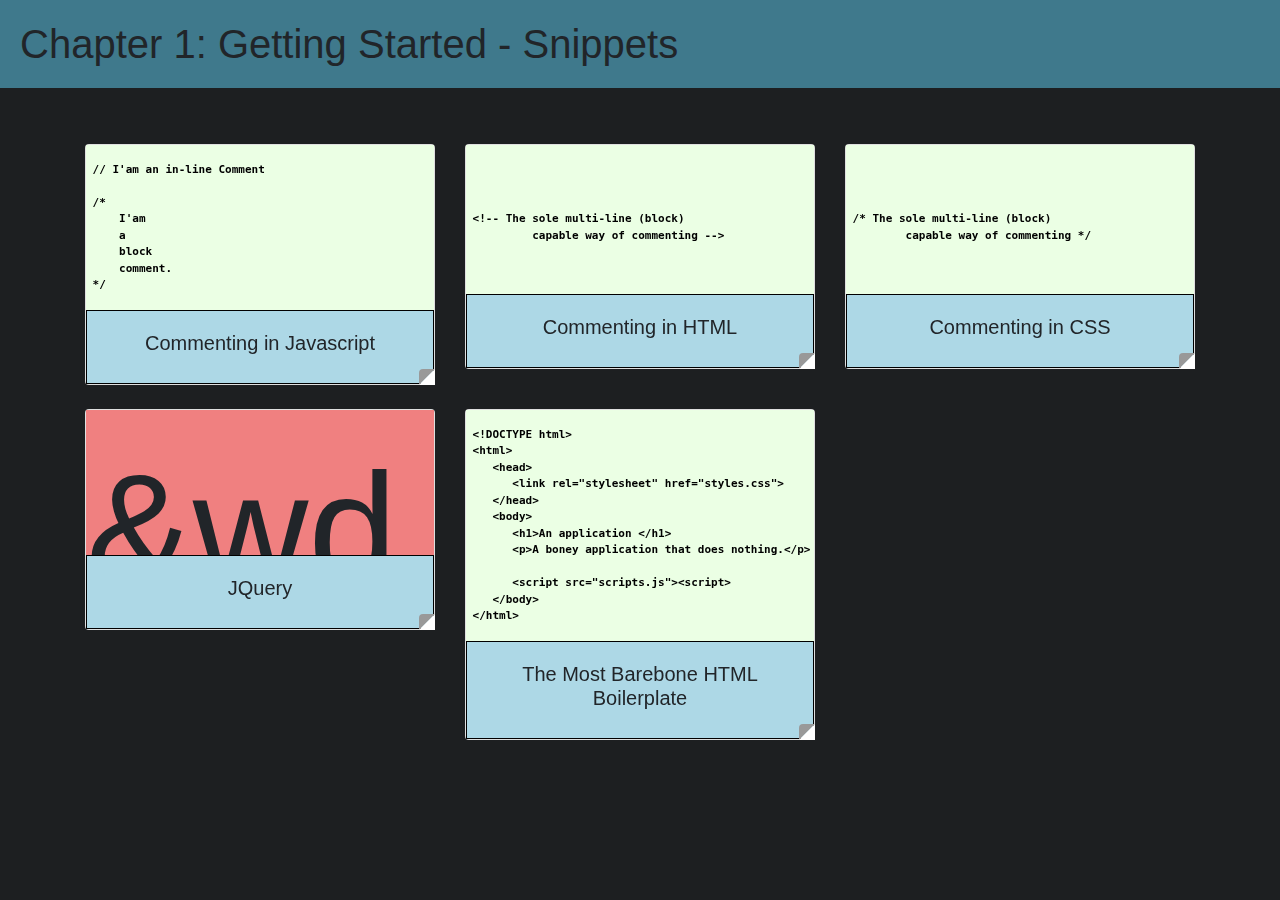
<file: ch1.html>
<!DOCTYPE html>
<html>
	<head>
		<link rel="stylesheet" href="styles.css">
        <link rel="stylesheet" href="https://cdnjs.cloudflare.com/ajax/libs/twitter-bootstrap/4.1.3/css/bootstrap.min.css">
        <link rel="stylesheet" href="https://cdnjs.cloudflare.com/ajax/libs/font-awesome/4.7.0/css/font-awesome.min.css">
    </head>
    <body style="background-color: #1d1f21">
        <h1 style="background-color: #3f798c; padding:20px">Chapter 1: Getting Started - Snippets</h1>
        <div class="container">
            <div class="row">
                <div class="col-md-4">
				    <div class="flipcard">
				        <div class="flipcard-wrap">
				            <div class="card card-front">
                                <code class="snippet">
<!-- ----------------------------------> // I'am an in-line Comment
<!-- ---------------------------------->      
<!-- ----------------------------------> /*   
<!-- ---------------------------------->     I'am
<!-- ---------------------------------->     a                                 
<!-- ---------------------------------->     block
<!-- ---------------------------------->     comment.
<!-- ----------------------------------> */
                                </code>
								<div class="card-body">
								    <h5>Commenting in Javascript</h5>
								</div>
				            </div>
				            <div class="card card-back">
				                <div class="card-body">
								    <p>
                                        Notes Here
                                    </p>
				                </div>
				            </div>
				        </div>
				    </div>
				</div>
                <div class="col-md-4">
				    <div class="flipcard">
				        <div class="flipcard-wrap">
				            <div class="card card-front">
                                <code class="snippet">
<!-- ----------------------------------> 
<!-- ---------------------------------->       
<!-- ---------------------------------->     
<!-- ----------------------------------> &lt;!-- The sole multi-line (block) 
<!-- ---------------------------------->          capable way of commenting -->
<!-- ---------------------------------->    
<!-- ----------------------------------> 
                                </code>
								<div class="card-body">
								    <h5>Commenting in HTML</h5>
								</div>
				            </div>
				            <div class="card card-back">
				                <div class="card-body">
								    <p>
                                        Notes Here
                                    </p>
				                </div>
				            </div>
				        </div>
				    </div>
				</div>
                <div class="col-md-4">
				    <div class="flipcard">
				        <div class="flipcard-wrap">
				            <div class="card card-front">
                                <code class="snippet">
<!-- ----------------------------------> 
<!-- ---------------------------------->      
<!-- ---------------------------------->    
<!-- ----------------------------------> /* The sole multi-line (block)
<!-- ---------------------------------->         capable way of commenting */
<!-- ---------------------------------->    
<!-- ----------------------------------> 
                                </code>
								<div class="card-body">
								    <h5>Commenting in CSS</h5>
								</div>
				            </div>
				            <div class="card card-back">
				                <div class="card-body">
								    <p>
                                        Notes Here
                                    </p>
				                </div>
				            </div>
				        </div>
				    </div>
				</div>
            </div>
            <div class="row">
                <div class="col-md-4">
				    <div class="flipcard">
				        <div class="flipcard-wrap">
				            <div class="card card-front">
                                <div class=space-holder>&amp;wd</div>
								<div class="card-body">
								    <h5>JQuery</h5>
								</div>
				            </div>
				            <div class="card card-back">
				                <div class="card-body">
								    <p>
                                        JQuery is a highly usefull client-side scripting library for JS.Its worth learning. Nuff said.
                                    </p>
				                </div>
				            </div>
				        </div>
				    </div>
				</div>
                <div class="col-md-4">
				    <div class="flipcard">
				        <div class="flipcard-wrap">
				            <div class="card card-front">
                                <code class="snippet">
<!-- ----------------------------------> &lt;!DOCTYPE html&gt;
<!-- ----------------------------------> &lt;html&gt;
<!-- ---------------------------------->    &lt;head&gt;     
<!-- ---------------------------------->       &lt;link rel="stylesheet" href="styles.css"&gt;
<!-- ---------------------------------->    &lt;/head&gt;
<!-- ---------------------------------->    &lt;body&gt;                                  
<!-- ---------------------------------->       &lt;h1&gt;An application &lt;/h1&gt;
<!-- ---------------------------------->       &lt;p&gt;A boney application that does nothing.&lt;/p&gt;
<!-- ---------------------------------->
<!-- ---------------------------------->       &lt;script src="scripts.js"&gt;&lt;script&gt;
<!-- ---------------------------------->    &lt;/body&gt;
<!-- ----------------------------------> &lt;/html&gt;
                                </code>
								<div class="card-body">
								    <h5>The Most Barebone HTML Boilerplate</h5>
								</div>
				            </div>
				            <div class="card card-back">
				                <div class="card-body">
								    <p>
                                        Notes Here
                                    </p>
				                </div>
				            </div>
				        </div>
				    </div>
				</div>
            </div>
        </div>
    </body>
</html>
</file>
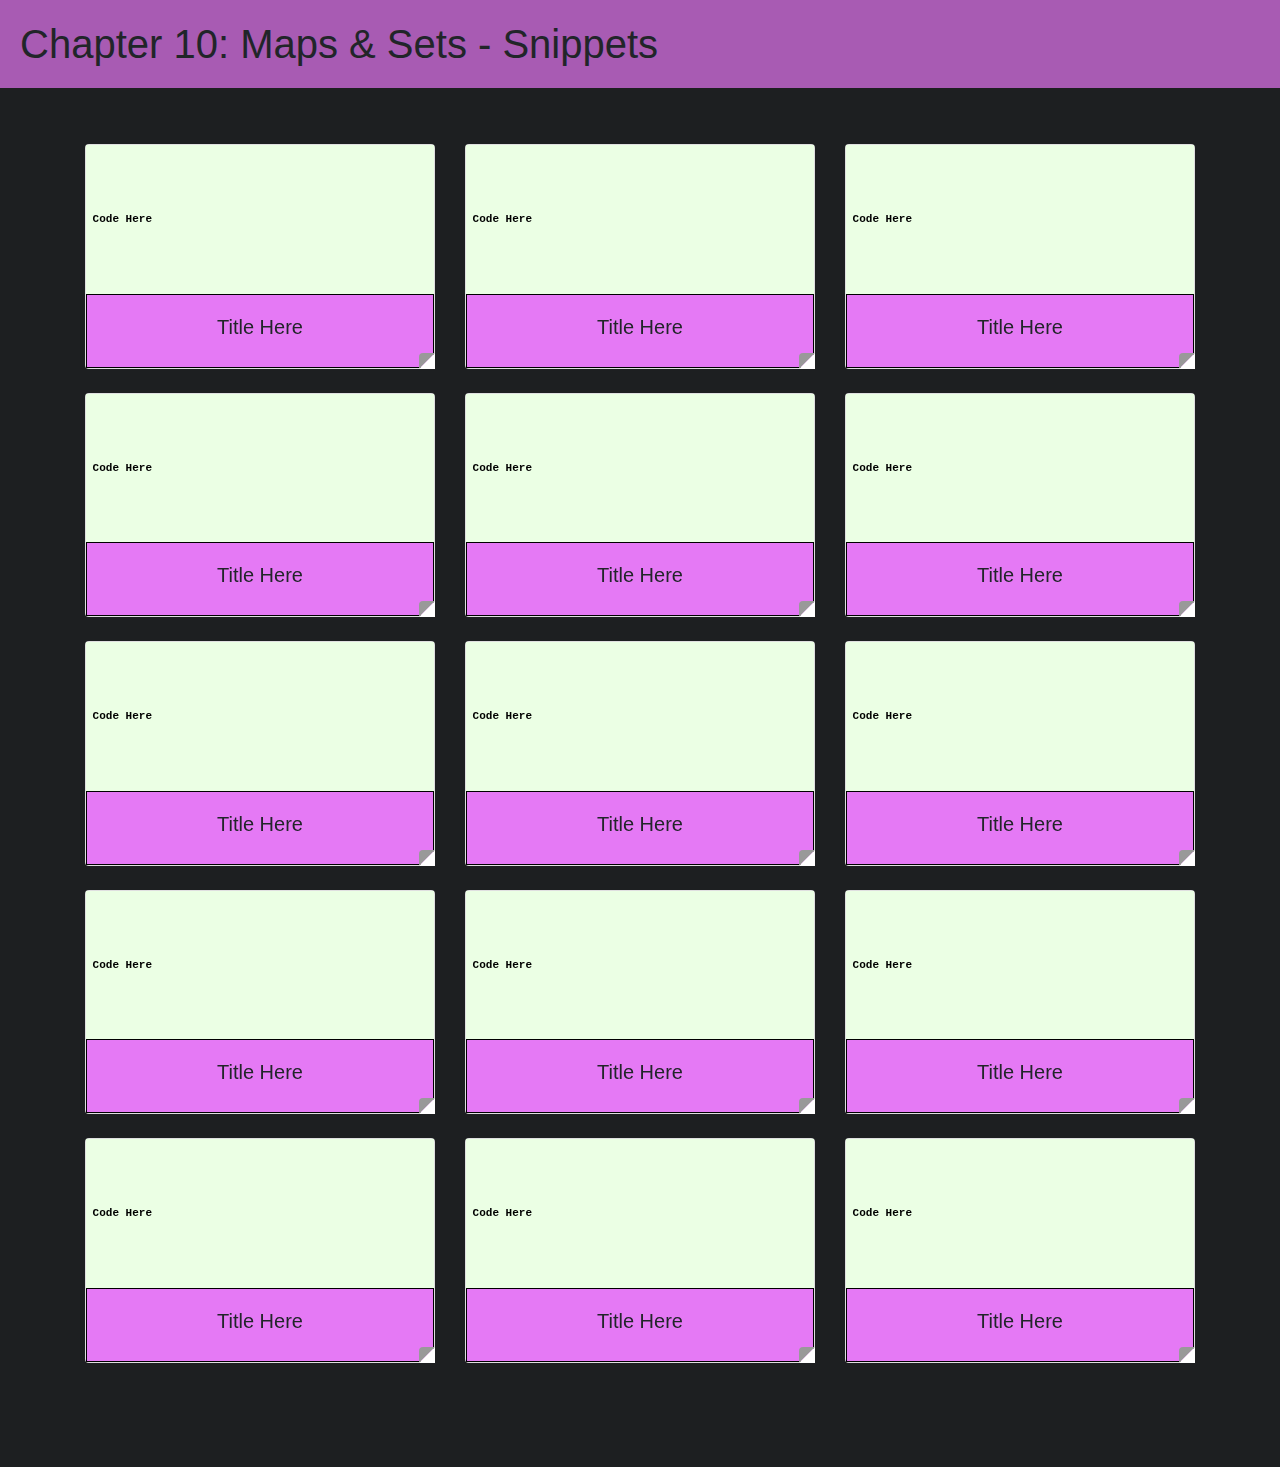
<file: ch10.html>
<!DOCTYPE html>
<html>
	<head>
		<link rel="stylesheet" href="styles.css">
        <link rel="stylesheet" href="https://cdnjs.cloudflare.com/ajax/libs/twitter-bootstrap/4.1.3/css/bootstrap.min.css">
        <link rel="stylesheet" href="https://cdnjs.cloudflare.com/ajax/libs/font-awesome/4.7.0/css/font-awesome.min.css">
    </head>
    <body style="background-color: #1d1f21">
        <h1 style="background-color: #a85bb3; padding:20px">Chapter 10: Maps &amp; Sets - Snippets</h1>
        <div class="container">
            <div class="row">
                <div class="col-md-4">
				    <div class="flipcard">
				        <div class="flipcard-wrap">
				            <div class="card card-front">
                                <code class="snippet">
<!-- ----------------------------------> 
<!-- ---------------------------------->      
<!-- ---------------------------------->    
<!-- ----------------------------------> Code Here
<!-- ---------------------------------->                                      
<!-- ---------------------------------->    
<!-- ----------------------------------> 
                                </code>
								<div class="card-body ch10">
								    <h5>Title Here</h5>
								</div>
				            </div>
				            <div class="card card-back">
				                <div class="card-body">
								    <p>
                                        Notes Here
                                    </p>
				                </div>
				            </div>
				        </div>
				    </div>
				</div>
                <div class="col-md-4">
				    <div class="flipcard">
				        <div class="flipcard-wrap">
				            <div class="card card-front">
                                <code class="snippet">
<!-- ----------------------------------> 
<!-- ---------------------------------->      
<!-- ---------------------------------->    
<!-- ----------------------------------> Code Here
<!-- ---------------------------------->                                      
<!-- ---------------------------------->    
<!-- ----------------------------------> 
                                </code>
								<div class="card-body ch10">
								    <h5>Title Here</h5>
								</div>
				            </div>
				            <div class="card card-back">
				                <div class="card-body">
								    <p>
                                        Notes Here
                                    </p>
				                </div>
				            </div>
				        </div>
				    </div>
				</div>
                <div class="col-md-4">
				    <div class="flipcard">
				        <div class="flipcard-wrap">
				            <div class="card card-front">
                                <code class="snippet">
<!-- ----------------------------------> 
<!-- ---------------------------------->      
<!-- ---------------------------------->    
<!-- ----------------------------------> Code Here
<!-- ---------------------------------->                                      
<!-- ---------------------------------->    
<!-- ----------------------------------> 
                                </code>
								<div class="card-body ch10">
								    <h5>Title Here</h5>
								</div>
				            </div>
				            <div class="card card-back">
				                <div class="card-body">
								    <p>
                                        Notes Here
                                    </p>
				                </div>
				            </div>
				        </div>
				    </div>
				</div>
            </div>
            <div class="row">
                <div class="col-md-4">
				    <div class="flipcard">
				        <div class="flipcard-wrap">
				            <div class="card card-front">
                                <code class="snippet">
<!-- ----------------------------------> 
<!-- ---------------------------------->      
<!-- ---------------------------------->    
<!-- ----------------------------------> Code Here
<!-- ---------------------------------->                                      
<!-- ---------------------------------->    
<!-- ----------------------------------> 
                                </code>
								<div class="card-body ch10">
								    <h5>Title Here</h5>
								</div>
				            </div>
				            <div class="card card-back">
				                <div class="card-body">
								    <p>
                                        Notes Here
                                    </p>
				                </div>
				            </div>
				        </div>
				    </div>
				</div>
                <div class="col-md-4">
				    <div class="flipcard">
				        <div class="flipcard-wrap">
				            <div class="card card-front">
                                <code class="snippet">
<!-- ----------------------------------> 
<!-- ---------------------------------->      
<!-- ---------------------------------->    
<!-- ----------------------------------> Code Here
<!-- ---------------------------------->                                      
<!-- ---------------------------------->    
<!-- ----------------------------------> 
                                </code>
								<div class="card-body ch10">
								    <h5>Title Here</h5>
								</div>
				            </div>
				            <div class="card card-back">
				                <div class="card-body">
								    <p>
                                        Notes Here
                                    </p>
				                </div>
				            </div>
				        </div>
				    </div>
				</div>
                <div class="col-md-4">
				    <div class="flipcard">
				        <div class="flipcard-wrap">
				            <div class="card card-front">
                                <code class="snippet">
<!-- ----------------------------------> 
<!-- ---------------------------------->      
<!-- ---------------------------------->    
<!-- ----------------------------------> Code Here
<!-- ---------------------------------->                                      
<!-- ---------------------------------->    
<!-- ----------------------------------> 
                                </code>
								<div class="card-body ch10">
								    <h5>Title Here</h5>
								</div>
				            </div>
				            <div class="card card-back">
				                <div class="card-body">
								    <p>
                                        Notes Here
                                    </p>
				                </div>
				            </div>
				        </div>
				    </div>
				</div>
            </div>
            <div class="row">
                <div class="col-md-4">
				    <div class="flipcard">
				        <div class="flipcard-wrap">
				            <div class="card card-front">
                                <code class="snippet">
<!-- ----------------------------------> 
<!-- ---------------------------------->      
<!-- ---------------------------------->    
<!-- ----------------------------------> Code Here
<!-- ---------------------------------->                                      
<!-- ---------------------------------->    
<!-- ----------------------------------> 
                                </code>
								<div class="card-body ch10">
								    <h5>Title Here</h5>
								</div>
				            </div>
				            <div class="card card-back">
				                <div class="card-body">
								    <p>
                                        Notes Here
                                    </p>
				                </div>
				            </div>
				        </div>
				    </div>
				</div>
                <div class="col-md-4">
				    <div class="flipcard">
				        <div class="flipcard-wrap">
				            <div class="card card-front">
                                <code class="snippet">
<!-- ----------------------------------> 
<!-- ---------------------------------->      
<!-- ---------------------------------->    
<!-- ----------------------------------> Code Here
<!-- ---------------------------------->                                      
<!-- ---------------------------------->    
<!-- ----------------------------------> 
                                </code>
								<div class="card-body ch10">
								    <h5>Title Here</h5>
								</div>
				            </div>
				            <div class="card card-back">
				                <div class="card-body">
								    <p>
                                        Notes Here
                                    </p>
				                </div>
				            </div>
				        </div>
				    </div>
				</div>
                <div class="col-md-4">
				    <div class="flipcard">
				        <div class="flipcard-wrap">
				            <div class="card card-front">
                                <code class="snippet">
<!-- ----------------------------------> 
<!-- ---------------------------------->      
<!-- ---------------------------------->    
<!-- ----------------------------------> Code Here
<!-- ---------------------------------->                                      
<!-- ---------------------------------->    
<!-- ----------------------------------> 
                                </code>
								<div class="card-body ch10">
								    <h5>Title Here</h5>
								</div>
				            </div>
				            <div class="card card-back">
				                <div class="card-body">
								    <p>
                                        Notes Here
                                    </p>
				                </div>
				            </div>
				        </div>
				    </div>
				</div>
            </div>
            <div class="row">
                <div class="col-md-4">
				    <div class="flipcard">
				        <div class="flipcard-wrap">
				            <div class="card card-front">
                                <code class="snippet">
<!-- ----------------------------------> 
<!-- ---------------------------------->      
<!-- ---------------------------------->    
<!-- ----------------------------------> Code Here
<!-- ---------------------------------->                                      
<!-- ---------------------------------->    
<!-- ----------------------------------> 
                                </code>
								<div class="card-body ch10">
								    <h5>Title Here</h5>
								</div>
				            </div>
				            <div class="card card-back">
				                <div class="card-body">
								    <p>
                                        Notes Here
                                    </p>
				                </div>
				            </div>
				        </div>
				    </div>
				</div>
                <div class="col-md-4">
				    <div class="flipcard">
				        <div class="flipcard-wrap">
				            <div class="card card-front">
                                <code class="snippet">
<!-- ----------------------------------> 
<!-- ---------------------------------->      
<!-- ---------------------------------->    
<!-- ----------------------------------> Code Here
<!-- ---------------------------------->                                      
<!-- ---------------------------------->    
<!-- ----------------------------------> 
                                </code>
								<div class="card-body ch10">
								    <h5>Title Here</h5>
								</div>
				            </div>
				            <div class="card card-back">
				                <div class="card-body">
								    <p>
                                        Notes Here
                                    </p>
				                </div>
				            </div>
				        </div>
				    </div>
				</div>
                <div class="col-md-4">
				    <div class="flipcard">
				        <div class="flipcard-wrap">
				            <div class="card card-front">
                                <code class="snippet">
<!-- ----------------------------------> 
<!-- ---------------------------------->      
<!-- ---------------------------------->    
<!-- ----------------------------------> Code Here
<!-- ---------------------------------->                                      
<!-- ---------------------------------->    
<!-- ----------------------------------> 
                                </code>
								<div class="card-body ch10">
								    <h5>Title Here</h5>
								</div>
				            </div>
				            <div class="card card-back">
				                <div class="card-body">
								    <p>
                                        Notes Here
                                    </p>
				                </div>
				            </div>
				        </div>
				    </div>
				</div>
            </div>
            <div class="row">
                <div class="col-md-4">
				    <div class="flipcard">
				        <div class="flipcard-wrap">
				            <div class="card card-front">
                                <code class="snippet">
<!-- ----------------------------------> 
<!-- ---------------------------------->      
<!-- ---------------------------------->    
<!-- ----------------------------------> Code Here
<!-- ---------------------------------->                                      
<!-- ---------------------------------->    
<!-- ----------------------------------> 
                                </code>
								<div class="card-body ch10">
								    <h5>Title Here</h5>
								</div>
				            </div>
				            <div class="card card-back">
				                <div class="card-body">
								    <p>
                                        Notes Here
                                    </p>
				                </div>
				            </div>
				        </div>
				    </div>
				</div>
                <div class="col-md-4">
				    <div class="flipcard">
				        <div class="flipcard-wrap">
				            <div class="card card-front">
                                <code class="snippet">
<!-- ----------------------------------> 
<!-- ---------------------------------->      
<!-- ---------------------------------->    
<!-- ----------------------------------> Code Here
<!-- ---------------------------------->                                      
<!-- ---------------------------------->    
<!-- ----------------------------------> 
                                </code>
								<div class="card-body ch10">
								    <h5>Title Here</h5>
								</div>
				            </div>
				            <div class="card card-back">
				                <div class="card-body">
								    <p>
                                        Notes Here
                                    </p>
				                </div>
				            </div>
				        </div>
				    </div>
				</div>
                <div class="col-md-4">
				    <div class="flipcard">
				        <div class="flipcard-wrap">
				            <div class="card card-front">
                                <code class="snippet">
<!-- ----------------------------------> 
<!-- ---------------------------------->      
<!-- ---------------------------------->    
<!-- ----------------------------------> Code Here
<!-- ---------------------------------->                                      
<!-- ---------------------------------->    
<!-- ----------------------------------> 
                                </code>
								<div class="card-body ch10">
								    <h5>Title Here</h5>
								</div>
				            </div>
				            <div class="card card-back">
				                <div class="card-body">
								    <p>
                                        Notes Here
                                    </p>
				                </div>
				            </div>
				        </div>
				    </div>
				</div>
            </div>
        </div>
    </body>
</html>
</file>
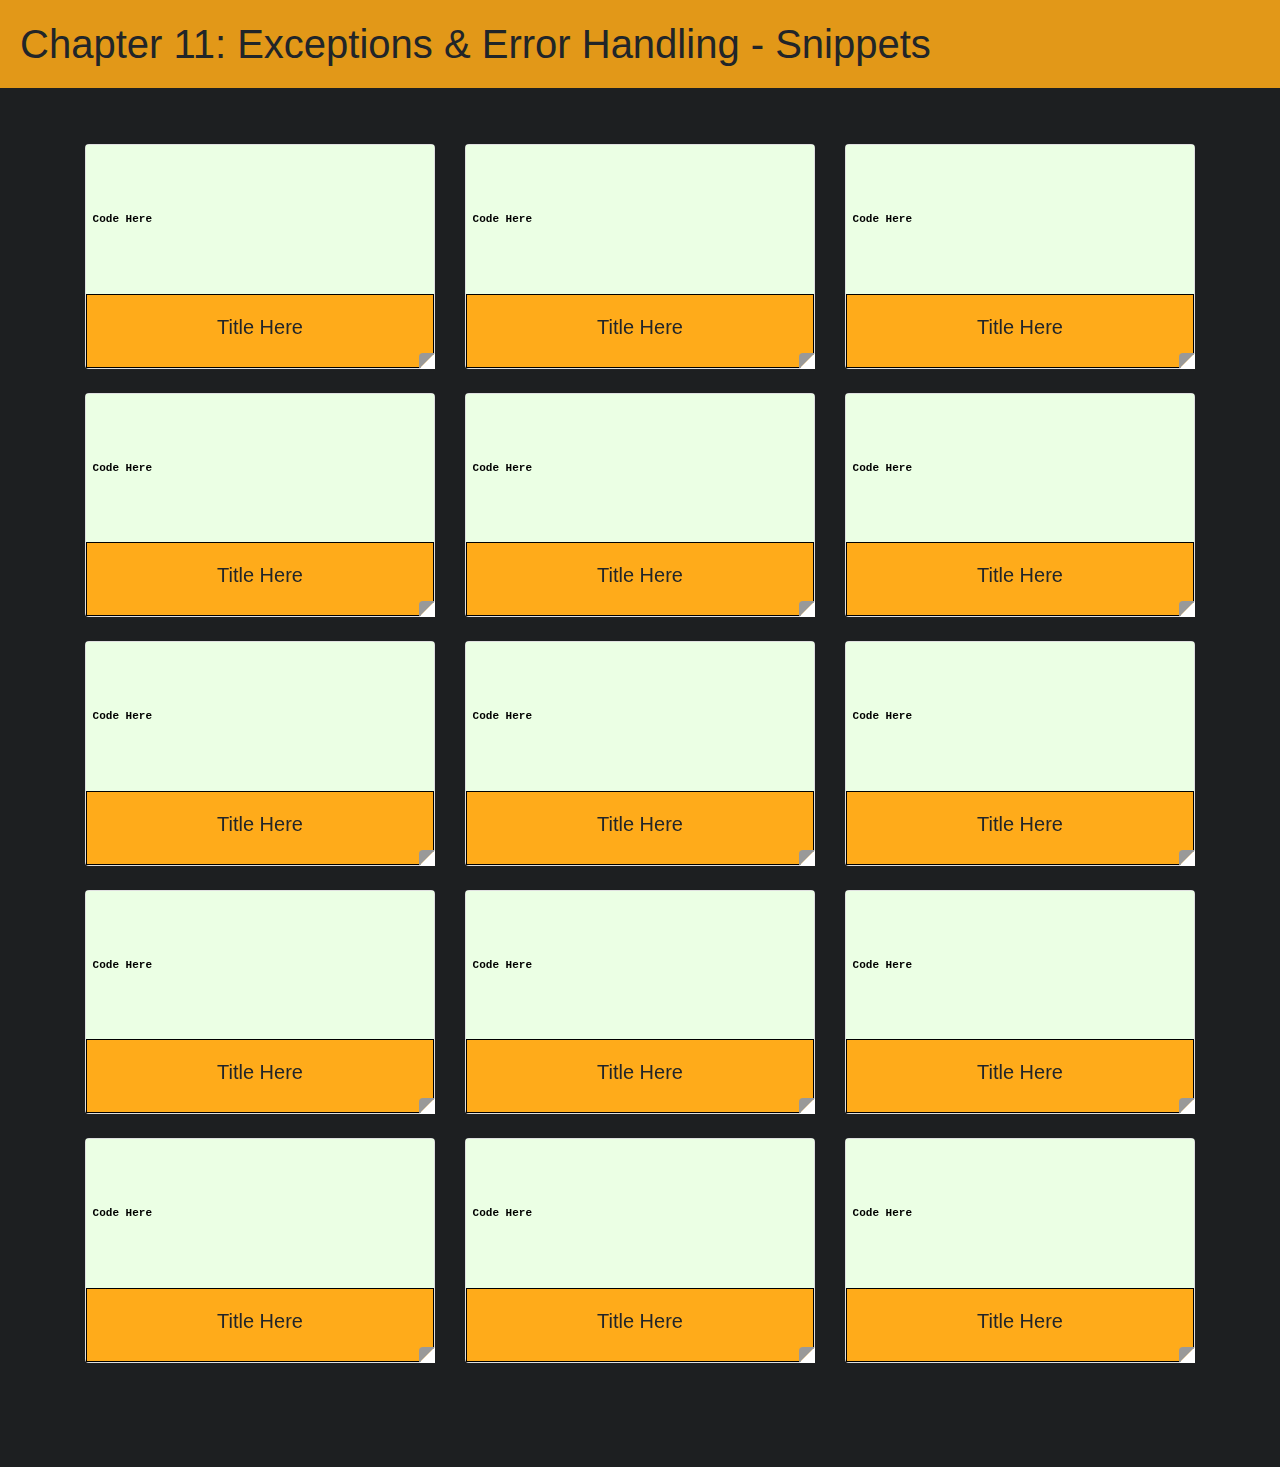
<file: ch11.html>
<!DOCTYPE html>
<html>
	<head>
		<link rel="stylesheet" href="styles.css">
        <link rel="stylesheet" href="https://cdnjs.cloudflare.com/ajax/libs/twitter-bootstrap/4.1.3/css/bootstrap.min.css">
        <link rel="stylesheet" href="https://cdnjs.cloudflare.com/ajax/libs/font-awesome/4.7.0/css/font-awesome.min.css">
    </head>
    <body style="background-color: #1d1f21">
        <h1 style="background-color: #e29818; padding:20px">Chapter 11: Exceptions &amp; Error Handling - Snippets</h1>
        <div class="container">
            <div class="row">
                <div class="col-md-4">
				    <div class="flipcard">
				        <div class="flipcard-wrap">
				            <div class="card card-front">
                                <code class="snippet">
<!-- ----------------------------------> 
<!-- ---------------------------------->      
<!-- ---------------------------------->    
<!-- ----------------------------------> Code Here
<!-- ---------------------------------->                                      
<!-- ---------------------------------->    
<!-- ----------------------------------> 
                                </code>
								<div class="card-body ch11">
								    <h5>Title Here</h5>
								</div>
				            </div>
				            <div class="card card-back">
				                <div class="card-body">
								    <p>
                                        Notes Here
                                    </p>
				                </div>
				            </div>
				        </div>
				    </div>
				</div>
                <div class="col-md-4">
				    <div class="flipcard">
				        <div class="flipcard-wrap">
				            <div class="card card-front">
                                <code class="snippet">
<!-- ----------------------------------> 
<!-- ---------------------------------->      
<!-- ---------------------------------->    
<!-- ----------------------------------> Code Here
<!-- ---------------------------------->                                      
<!-- ---------------------------------->    
<!-- ----------------------------------> 
                                </code>
								<div class="card-body ch11">
								    <h5>Title Here</h5>
								</div>
				            </div>
				            <div class="card card-back">
				                <div class="card-body">
								    <p>
                                        Notes Here
                                    </p>
				                </div>
				            </div>
				        </div>
				    </div>
				</div>
                <div class="col-md-4">
				    <div class="flipcard">
				        <div class="flipcard-wrap">
				            <div class="card card-front">
                                <code class="snippet">
<!-- ----------------------------------> 
<!-- ---------------------------------->      
<!-- ---------------------------------->    
<!-- ----------------------------------> Code Here
<!-- ---------------------------------->                                      
<!-- ---------------------------------->    
<!-- ----------------------------------> 
                                </code>
								<div class="card-body ch11">
								    <h5>Title Here</h5>
								</div>
				            </div>
				            <div class="card card-back">
				                <div class="card-body">
								    <p>
                                        Notes Here
                                    </p>
				                </div>
				            </div>
				        </div>
				    </div>
				</div>
            </div>
            <div class="row">
                <div class="col-md-4">
				    <div class="flipcard">
				        <div class="flipcard-wrap">
				            <div class="card card-front">
                                <code class="snippet">
<!-- ----------------------------------> 
<!-- ---------------------------------->      
<!-- ---------------------------------->    
<!-- ----------------------------------> Code Here
<!-- ---------------------------------->                                      
<!-- ---------------------------------->    
<!-- ----------------------------------> 
                                </code>
								<div class="card-body ch11">
								    <h5>Title Here</h5>
								</div>
				            </div>
				            <div class="card card-back">
				                <div class="card-body">
								    <p>
                                        Notes Here
                                    </p>
				                </div>
				            </div>
				        </div>
				    </div>
				</div>
                <div class="col-md-4">
				    <div class="flipcard">
				        <div class="flipcard-wrap">
				            <div class="card card-front">
                                <code class="snippet">
<!-- ----------------------------------> 
<!-- ---------------------------------->      
<!-- ---------------------------------->    
<!-- ----------------------------------> Code Here
<!-- ---------------------------------->                                      
<!-- ---------------------------------->    
<!-- ----------------------------------> 
                                </code>
								<div class="card-body ch11">
								    <h5>Title Here</h5>
								</div>
				            </div>
				            <div class="card card-back">
				                <div class="card-body">
								    <p>
                                        Notes Here
                                    </p>
				                </div>
				            </div>
				        </div>
				    </div>
				</div>
                <div class="col-md-4">
				    <div class="flipcard">
				        <div class="flipcard-wrap">
				            <div class="card card-front">
                                <code class="snippet">
<!-- ----------------------------------> 
<!-- ---------------------------------->      
<!-- ---------------------------------->    
<!-- ----------------------------------> Code Here
<!-- ---------------------------------->                                      
<!-- ---------------------------------->    
<!-- ----------------------------------> 
                                </code>
								<div class="card-body ch11">
								    <h5>Title Here</h5>
								</div>
				            </div>
				            <div class="card card-back">
				                <div class="card-body">
								    <p>
                                        Notes Here
                                    </p>
				                </div>
				            </div>
				        </div>
				    </div>
				</div>
            </div>
            <div class="row">
                <div class="col-md-4">
				    <div class="flipcard">
				        <div class="flipcard-wrap">
				            <div class="card card-front">
                                <code class="snippet">
<!-- ----------------------------------> 
<!-- ---------------------------------->      
<!-- ---------------------------------->    
<!-- ----------------------------------> Code Here
<!-- ---------------------------------->                                      
<!-- ---------------------------------->    
<!-- ----------------------------------> 
                                </code>
								<div class="card-body ch11">
								    <h5>Title Here</h5>
								</div>
				            </div>
				            <div class="card card-back">
				                <div class="card-body">
								    <p>
                                        Notes Here
                                    </p>
				                </div>
				            </div>
				        </div>
				    </div>
				</div>
                <div class="col-md-4">
				    <div class="flipcard">
				        <div class="flipcard-wrap">
				            <div class="card card-front">
                                <code class="snippet">
<!-- ----------------------------------> 
<!-- ---------------------------------->      
<!-- ---------------------------------->    
<!-- ----------------------------------> Code Here
<!-- ---------------------------------->                                      
<!-- ---------------------------------->    
<!-- ----------------------------------> 
                                </code>
								<div class="card-body ch11">
								    <h5>Title Here</h5>
								</div>
				            </div>
				            <div class="card card-back">
				                <div class="card-body">
								    <p>
                                        Notes Here
                                    </p>
				                </div>
				            </div>
				        </div>
				    </div>
				</div>
                <div class="col-md-4">
				    <div class="flipcard">
				        <div class="flipcard-wrap">
				            <div class="card card-front">
                                <code class="snippet">
<!-- ----------------------------------> 
<!-- ---------------------------------->      
<!-- ---------------------------------->    
<!-- ----------------------------------> Code Here
<!-- ---------------------------------->                                      
<!-- ---------------------------------->    
<!-- ----------------------------------> 
                                </code>
								<div class="card-body ch11">
								    <h5>Title Here</h5>
								</div>
				            </div>
				            <div class="card card-back">
				                <div class="card-body">
								    <p>
                                        Notes Here
                                    </p>
				                </div>
				            </div>
				        </div>
				    </div>
				</div>
            </div>
            <div class="row">
                <div class="col-md-4">
				    <div class="flipcard">
				        <div class="flipcard-wrap">
				            <div class="card card-front">
                                <code class="snippet">
<!-- ----------------------------------> 
<!-- ---------------------------------->      
<!-- ---------------------------------->    
<!-- ----------------------------------> Code Here
<!-- ---------------------------------->                                      
<!-- ---------------------------------->    
<!-- ----------------------------------> 
                                </code>
								<div class="card-body ch11">
								    <h5>Title Here</h5>
								</div>
				            </div>
				            <div class="card card-back">
				                <div class="card-body">
								    <p>
                                        Notes Here
                                    </p>
				                </div>
				            </div>
				        </div>
				    </div>
				</div>
                <div class="col-md-4">
				    <div class="flipcard">
				        <div class="flipcard-wrap">
				            <div class="card card-front">
                                <code class="snippet">
<!-- ----------------------------------> 
<!-- ---------------------------------->      
<!-- ---------------------------------->    
<!-- ----------------------------------> Code Here
<!-- ---------------------------------->                                      
<!-- ---------------------------------->    
<!-- ----------------------------------> 
                                </code>
								<div class="card-body ch11">
								    <h5>Title Here</h5>
								</div>
				            </div>
				            <div class="card card-back">
				                <div class="card-body">
								    <p>
                                        Notes Here
                                    </p>
				                </div>
				            </div>
				        </div>
				    </div>
				</div>
                <div class="col-md-4">
				    <div class="flipcard">
				        <div class="flipcard-wrap">
				            <div class="card card-front">
                                <code class="snippet">
<!-- ----------------------------------> 
<!-- ---------------------------------->      
<!-- ---------------------------------->    
<!-- ----------------------------------> Code Here
<!-- ---------------------------------->                                      
<!-- ---------------------------------->    
<!-- ----------------------------------> 
                                </code>
								<div class="card-body ch11">
								    <h5>Title Here</h5>
								</div>
				            </div>
				            <div class="card card-back">
				                <div class="card-body">
								    <p>
                                        Notes Here
                                    </p>
				                </div>
				            </div>
				        </div>
				    </div>
				</div>
            </div>
            <div class="row">
                <div class="col-md-4">
				    <div class="flipcard">
				        <div class="flipcard-wrap">
				            <div class="card card-front">
                                <code class="snippet">
<!-- ----------------------------------> 
<!-- ---------------------------------->      
<!-- ---------------------------------->    
<!-- ----------------------------------> Code Here
<!-- ---------------------------------->                                      
<!-- ---------------------------------->    
<!-- ----------------------------------> 
                                </code>
								<div class="card-body ch11">
								    <h5>Title Here</h5>
								</div>
				            </div>
				            <div class="card card-back">
				                <div class="card-body">
								    <p>
                                        Notes Here
                                    </p>
				                </div>
				            </div>
				        </div>
				    </div>
				</div>
                <div class="col-md-4">
				    <div class="flipcard">
				        <div class="flipcard-wrap">
				            <div class="card card-front">
                                <code class="snippet">
<!-- ----------------------------------> 
<!-- ---------------------------------->      
<!-- ---------------------------------->    
<!-- ----------------------------------> Code Here
<!-- ---------------------------------->                                      
<!-- ---------------------------------->    
<!-- ----------------------------------> 
                                </code>
								<div class="card-body ch11">
								    <h5>Title Here</h5>
								</div>
				            </div>
				            <div class="card card-back">
				                <div class="card-body">
								    <p>
                                        Notes Here
                                    </p>
				                </div>
				            </div>
				        </div>
				    </div>
				</div>
                <div class="col-md-4">
				    <div class="flipcard">
				        <div class="flipcard-wrap">
				            <div class="card card-front">
                                <code class="snippet">
<!-- ----------------------------------> 
<!-- ---------------------------------->      
<!-- ---------------------------------->    
<!-- ----------------------------------> Code Here
<!-- ---------------------------------->                                      
<!-- ---------------------------------->    
<!-- ----------------------------------> 
                                </code>
								<div class="card-body ch11">
								    <h5>Title Here</h5>
								</div>
				            </div>
				            <div class="card card-back">
				                <div class="card-body">
								    <p>
                                        Notes Here
                                    </p>
				                </div>
				            </div>
				        </div>
				    </div>
				</div>
            </div>
        </div>
    </body>
</html>
</file>
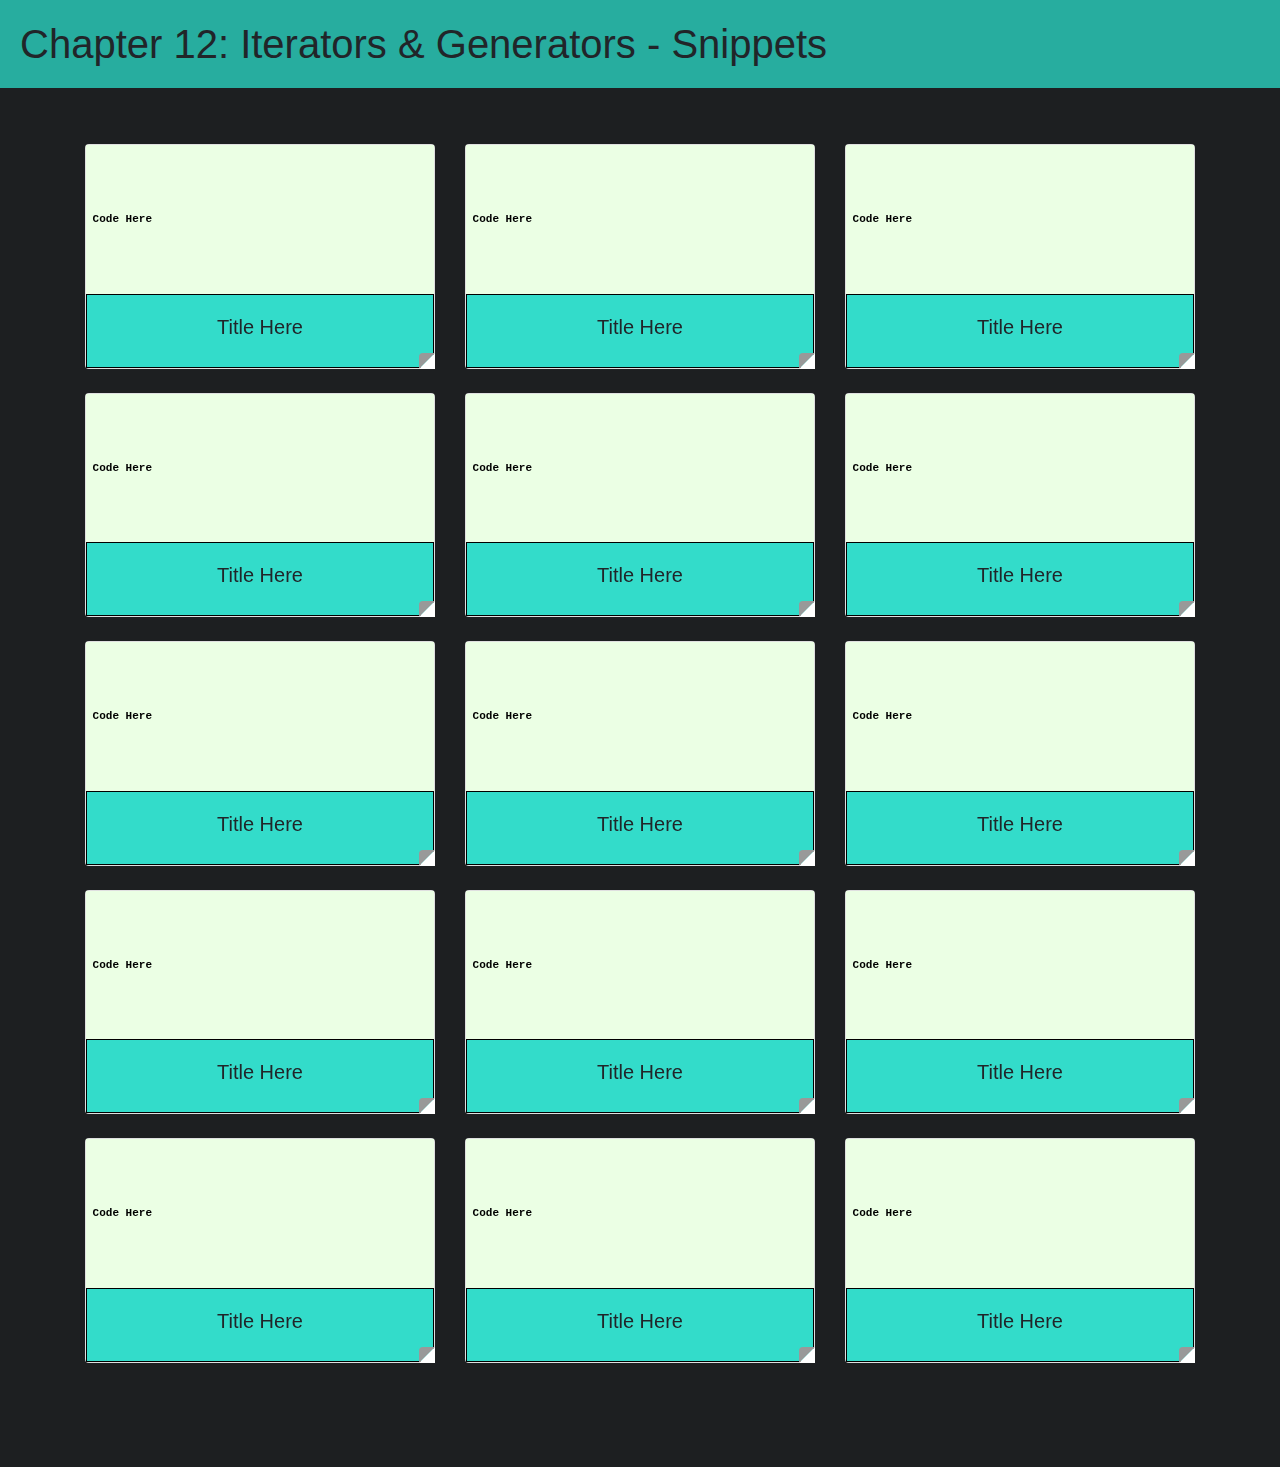
<file: ch12.html>
<!DOCTYPE html>
<html>
	<head>
		<link rel="stylesheet" href="styles.css">
        <link rel="stylesheet" href="https://cdnjs.cloudflare.com/ajax/libs/twitter-bootstrap/4.1.3/css/bootstrap.min.css">
        <link rel="stylesheet" href="https://cdnjs.cloudflare.com/ajax/libs/font-awesome/4.7.0/css/font-awesome.min.css">
    </head>
    <body style="background-color: #1d1f21">
        <h1 style="background-color: #27ad9f; padding:20px">Chapter 12: Iterators &amp; Generators - Snippets</h1>
        <div class="container">
            <div class="row">
                <div class="col-md-4">
				    <div class="flipcard">
				        <div class="flipcard-wrap">
				            <div class="card card-front">
                                <code class="snippet">
<!-- ----------------------------------> 
<!-- ---------------------------------->      
<!-- ---------------------------------->    
<!-- ----------------------------------> Code Here
<!-- ---------------------------------->                                      
<!-- ---------------------------------->    
<!-- ----------------------------------> 
                                </code>
								<div class="card-body ch12">
								    <h5>Title Here</h5>
								</div>
				            </div>
				            <div class="card card-back">
				                <div class="card-body">
								    <p>
                                        Notes Here
                                    </p>
				                </div>
				            </div>
				        </div>
				    </div>
				</div>
                <div class="col-md-4">
				    <div class="flipcard">
				        <div class="flipcard-wrap">
				            <div class="card card-front">
                                <code class="snippet">
<!-- ----------------------------------> 
<!-- ---------------------------------->      
<!-- ---------------------------------->    
<!-- ----------------------------------> Code Here
<!-- ---------------------------------->                                      
<!-- ---------------------------------->    
<!-- ----------------------------------> 
                                </code>
								<div class="card-body ch12">
								    <h5>Title Here</h5>
								</div>
				            </div>
				            <div class="card card-back">
				                <div class="card-body">
								    <p>
                                        Notes Here
                                    </p>
				                </div>
				            </div>
				        </div>
				    </div>
				</div>
                <div class="col-md-4">
				    <div class="flipcard">
				        <div class="flipcard-wrap">
				            <div class="card card-front">
                                <code class="snippet">
<!-- ----------------------------------> 
<!-- ---------------------------------->      
<!-- ---------------------------------->    
<!-- ----------------------------------> Code Here
<!-- ---------------------------------->                                      
<!-- ---------------------------------->    
<!-- ----------------------------------> 
                                </code>
								<div class="card-body ch12">
								    <h5>Title Here</h5>
								</div>
				            </div>
				            <div class="card card-back">
				                <div class="card-body">
								    <p>
                                        Notes Here
                                    </p>
				                </div>
				            </div>
				        </div>
				    </div>
				</div>
            </div>
            <div class="row">
                <div class="col-md-4">
				    <div class="flipcard">
				        <div class="flipcard-wrap">
				            <div class="card card-front">
                                <code class="snippet">
<!-- ----------------------------------> 
<!-- ---------------------------------->      
<!-- ---------------------------------->    
<!-- ----------------------------------> Code Here
<!-- ---------------------------------->                                      
<!-- ---------------------------------->    
<!-- ----------------------------------> 
                                </code>
								<div class="card-body ch12">
								    <h5>Title Here</h5>
								</div>
				            </div>
				            <div class="card card-back">
				                <div class="card-body">
								    <p>
                                        Notes Here
                                    </p>
				                </div>
				            </div>
				        </div>
				    </div>
				</div>
                <div class="col-md-4">
				    <div class="flipcard">
				        <div class="flipcard-wrap">
				            <div class="card card-front">
                                <code class="snippet">
<!-- ----------------------------------> 
<!-- ---------------------------------->      
<!-- ---------------------------------->    
<!-- ----------------------------------> Code Here
<!-- ---------------------------------->                                      
<!-- ---------------------------------->    
<!-- ----------------------------------> 
                                </code>
								<div class="card-body ch12">
								    <h5>Title Here</h5>
								</div>
				            </div>
				            <div class="card card-back">
				                <div class="card-body">
								    <p>
                                        Notes Here
                                    </p>
				                </div>
				            </div>
				        </div>
				    </div>
				</div>
                <div class="col-md-4">
				    <div class="flipcard">
				        <div class="flipcard-wrap">
				            <div class="card card-front">
                                <code class="snippet">
<!-- ----------------------------------> 
<!-- ---------------------------------->      
<!-- ---------------------------------->    
<!-- ----------------------------------> Code Here
<!-- ---------------------------------->                                      
<!-- ---------------------------------->    
<!-- ----------------------------------> 
                                </code>
								<div class="card-body ch12">
								    <h5>Title Here</h5>
								</div>
				            </div>
				            <div class="card card-back">
				                <div class="card-body">
								    <p>
                                        Notes Here
                                    </p>
				                </div>
				            </div>
				        </div>
				    </div>
				</div>
            </div>
            <div class="row">
                <div class="col-md-4">
				    <div class="flipcard">
				        <div class="flipcard-wrap">
				            <div class="card card-front">
                                <code class="snippet">
<!-- ----------------------------------> 
<!-- ---------------------------------->      
<!-- ---------------------------------->    
<!-- ----------------------------------> Code Here
<!-- ---------------------------------->                                      
<!-- ---------------------------------->    
<!-- ----------------------------------> 
                                </code>
								<div class="card-body ch12">
								    <h5>Title Here</h5>
								</div>
				            </div>
				            <div class="card card-back">
				                <div class="card-body">
								    <p>
                                        Notes Here
                                    </p>
				                </div>
				            </div>
				        </div>
				    </div>
				</div>
                <div class="col-md-4">
				    <div class="flipcard">
				        <div class="flipcard-wrap">
				            <div class="card card-front">
                                <code class="snippet">
<!-- ----------------------------------> 
<!-- ---------------------------------->      
<!-- ---------------------------------->    
<!-- ----------------------------------> Code Here
<!-- ---------------------------------->                                      
<!-- ---------------------------------->    
<!-- ----------------------------------> 
                                </code>
								<div class="card-body ch12">
								    <h5>Title Here</h5>
								</div>
				            </div>
				            <div class="card card-back">
				                <div class="card-body">
								    <p>
                                        Notes Here
                                    </p>
				                </div>
				            </div>
				        </div>
				    </div>
				</div>
                <div class="col-md-4">
				    <div class="flipcard">
				        <div class="flipcard-wrap">
				            <div class="card card-front">
                                <code class="snippet">
<!-- ----------------------------------> 
<!-- ---------------------------------->      
<!-- ---------------------------------->    
<!-- ----------------------------------> Code Here
<!-- ---------------------------------->                                      
<!-- ---------------------------------->    
<!-- ----------------------------------> 
                                </code>
								<div class="card-body ch12">
								    <h5>Title Here</h5>
								</div>
				            </div>
				            <div class="card card-back">
				                <div class="card-body">
								    <p>
                                        Notes Here
                                    </p>
				                </div>
				            </div>
				        </div>
				    </div>
				</div>
            </div>
            <div class="row">
                <div class="col-md-4">
				    <div class="flipcard">
				        <div class="flipcard-wrap">
				            <div class="card card-front">
                                <code class="snippet">
<!-- ----------------------------------> 
<!-- ---------------------------------->      
<!-- ---------------------------------->    
<!-- ----------------------------------> Code Here
<!-- ---------------------------------->                                      
<!-- ---------------------------------->    
<!-- ----------------------------------> 
                                </code>
								<div class="card-body ch12">
								    <h5>Title Here</h5>
								</div>
				            </div>
				            <div class="card card-back">
				                <div class="card-body">
								    <p>
                                        Notes Here
                                    </p>
				                </div>
				            </div>
				        </div>
				    </div>
				</div>
                <div class="col-md-4">
				    <div class="flipcard">
				        <div class="flipcard-wrap">
				            <div class="card card-front">
                                <code class="snippet">
<!-- ----------------------------------> 
<!-- ---------------------------------->      
<!-- ---------------------------------->    
<!-- ----------------------------------> Code Here
<!-- ---------------------------------->                                      
<!-- ---------------------------------->    
<!-- ----------------------------------> 
                                </code>
								<div class="card-body ch12">
								    <h5>Title Here</h5>
								</div>
				            </div>
				            <div class="card card-back">
				                <div class="card-body">
								    <p>
                                        Notes Here
                                    </p>
				                </div>
				            </div>
				        </div>
				    </div>
				</div>
                <div class="col-md-4">
				    <div class="flipcard">
				        <div class="flipcard-wrap">
				            <div class="card card-front">
                                <code class="snippet">
<!-- ----------------------------------> 
<!-- ---------------------------------->      
<!-- ---------------------------------->    
<!-- ----------------------------------> Code Here
<!-- ---------------------------------->                                      
<!-- ---------------------------------->    
<!-- ----------------------------------> 
                                </code>
								<div class="card-body ch12">
								    <h5>Title Here</h5>
								</div>
				            </div>
				            <div class="card card-back">
				                <div class="card-body">
								    <p>
                                        Notes Here
                                    </p>
				                </div>
				            </div>
				        </div>
				    </div>
				</div>
            </div>
            <div class="row">
                <div class="col-md-4">
				    <div class="flipcard">
				        <div class="flipcard-wrap">
				            <div class="card card-front">
                                <code class="snippet">
<!-- ----------------------------------> 
<!-- ---------------------------------->      
<!-- ---------------------------------->    
<!-- ----------------------------------> Code Here
<!-- ---------------------------------->                                      
<!-- ---------------------------------->    
<!-- ----------------------------------> 
                                </code>
								<div class="card-body ch12">
								    <h5>Title Here</h5>
								</div>
				            </div>
				            <div class="card card-back">
				                <div class="card-body">
								    <p>
                                        Notes Here
                                    </p>
				                </div>
				            </div>
				        </div>
				    </div>
				</div>
                <div class="col-md-4">
				    <div class="flipcard">
				        <div class="flipcard-wrap">
				            <div class="card card-front">
                                <code class="snippet">
<!-- ----------------------------------> 
<!-- ---------------------------------->      
<!-- ---------------------------------->    
<!-- ----------------------------------> Code Here
<!-- ---------------------------------->                                      
<!-- ---------------------------------->    
<!-- ----------------------------------> 
                                </code>
								<div class="card-body ch12">
								    <h5>Title Here</h5>
								</div>
				            </div>
				            <div class="card card-back">
				                <div class="card-body">
								    <p>
                                        Notes Here
                                    </p>
				                </div>
				            </div>
				        </div>
				    </div>
				</div>
                <div class="col-md-4">
				    <div class="flipcard">
				        <div class="flipcard-wrap">
				            <div class="card card-front">
                                <code class="snippet">
<!-- ----------------------------------> 
<!-- ---------------------------------->      
<!-- ---------------------------------->    
<!-- ----------------------------------> Code Here
<!-- ---------------------------------->                                      
<!-- ---------------------------------->    
<!-- ----------------------------------> 
                                </code>
								<div class="card-body ch12">
								    <h5>Title Here</h5>
								</div>
				            </div>
				            <div class="card card-back">
				                <div class="card-body">
								    <p>
                                        Notes Here
                                    </p>
				                </div>
				            </div>
				        </div>
				    </div>
				</div>
            </div>
        </div>
    </body>
</html>
</file>
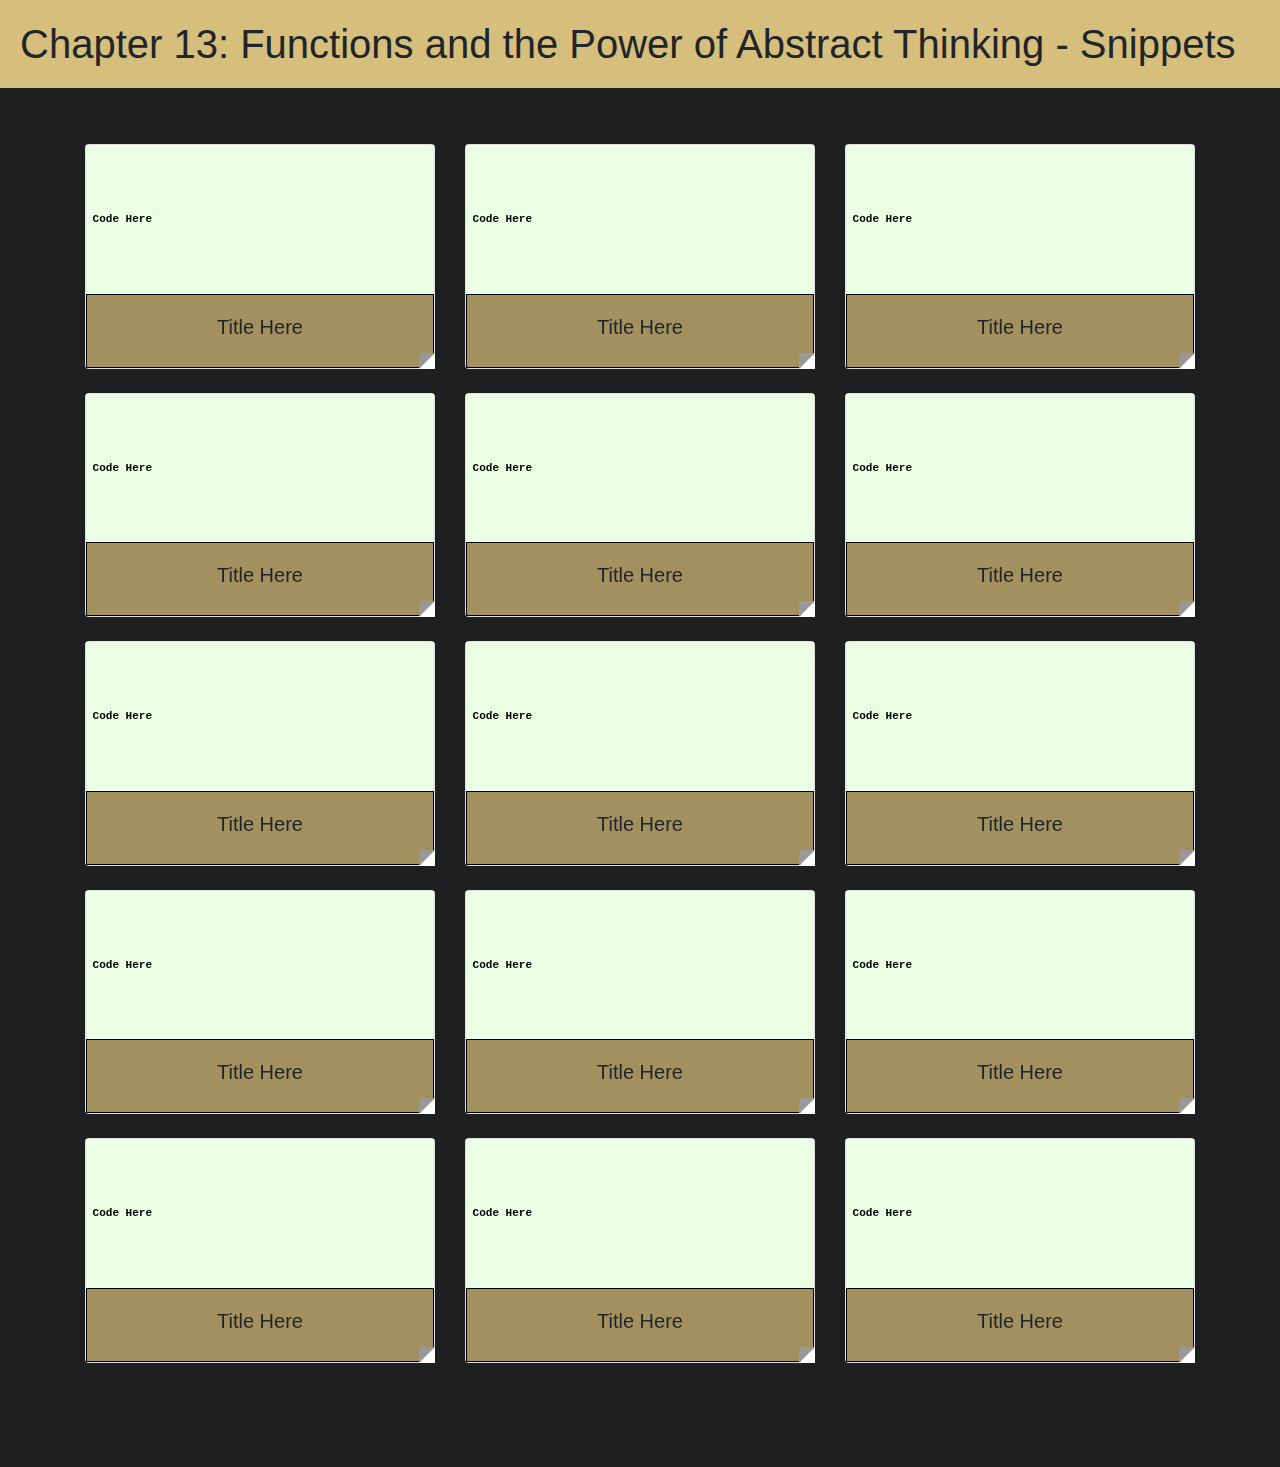
<file: ch13.html>
<!DOCTYPE html>
<html>
	<head>
		<link rel="stylesheet" href="styles.css">
        <link rel="stylesheet" href="https://cdnjs.cloudflare.com/ajax/libs/twitter-bootstrap/4.1.3/css/bootstrap.min.css">
        <link rel="stylesheet" href="https://cdnjs.cloudflare.com/ajax/libs/font-awesome/4.7.0/css/font-awesome.min.css">
    </head>
    <body style="background-color: #1d1f21">
        <h1 style="background-color: #d6bf7c; padding:20px">Chapter 13:  Functions and the Power of Abstract Thinking - Snippets</h1>
        <div class="container">
            <div class="row">
                <div class="col-md-4">
				    <div class="flipcard">
				        <div class="flipcard-wrap">
				            <div class="card card-front">
                                <code class="snippet">
<!-- ----------------------------------> 
<!-- ---------------------------------->      
<!-- ---------------------------------->    
<!-- ----------------------------------> Code Here
<!-- ---------------------------------->                                      
<!-- ---------------------------------->    
<!-- ----------------------------------> 
                                </code>
								<div class="card-body ch13">
								    <h5>Title Here</h5>
								</div>
				            </div>
				            <div class="card card-back">
				                <div class="card-body">
								    <p>
                                        Notes Here
                                    </p>
				                </div>
				            </div>
				        </div>
				    </div>
				</div>
                <div class="col-md-4">
				    <div class="flipcard">
				        <div class="flipcard-wrap">
				            <div class="card card-front">
                                <code class="snippet">
<!-- ----------------------------------> 
<!-- ---------------------------------->      
<!-- ---------------------------------->    
<!-- ----------------------------------> Code Here
<!-- ---------------------------------->                                      
<!-- ---------------------------------->    
<!-- ----------------------------------> 
                                </code>
								<div class="card-body ch13">
								    <h5>Title Here</h5>
								</div>
				            </div>
				            <div class="card card-back">
				                <div class="card-body">
								    <p>
                                        Notes Here
                                    </p>
				                </div>
				            </div>
				        </div>
				    </div>
				</div>
                <div class="col-md-4">
				    <div class="flipcard">
				        <div class="flipcard-wrap">
				            <div class="card card-front">
                                <code class="snippet">
<!-- ----------------------------------> 
<!-- ---------------------------------->      
<!-- ---------------------------------->    
<!-- ----------------------------------> Code Here
<!-- ---------------------------------->                                      
<!-- ---------------------------------->    
<!-- ----------------------------------> 
                                </code>
								<div class="card-body ch13">
								    <h5>Title Here</h5>
								</div>
				            </div>
				            <div class="card card-back">
				                <div class="card-body">
								    <p>
                                        Notes Here
                                    </p>
				                </div>
				            </div>
				        </div>
				    </div>
				</div>
            </div>
            <div class="row">
                <div class="col-md-4">
				    <div class="flipcard">
				        <div class="flipcard-wrap">
				            <div class="card card-front">
                                <code class="snippet">
<!-- ----------------------------------> 
<!-- ---------------------------------->      
<!-- ---------------------------------->    
<!-- ----------------------------------> Code Here
<!-- ---------------------------------->                                      
<!-- ---------------------------------->    
<!-- ----------------------------------> 
                                </code>
								<div class="card-body ch13">
								    <h5>Title Here</h5>
								</div>
				            </div>
				            <div class="card card-back">
				                <div class="card-body">
								    <p>
                                        Notes Here
                                    </p>
				                </div>
				            </div>
				        </div>
				    </div>
				</div>
                <div class="col-md-4">
				    <div class="flipcard">
				        <div class="flipcard-wrap">
				            <div class="card card-front">
                                <code class="snippet">
<!-- ----------------------------------> 
<!-- ---------------------------------->      
<!-- ---------------------------------->    
<!-- ----------------------------------> Code Here
<!-- ---------------------------------->                                      
<!-- ---------------------------------->    
<!-- ----------------------------------> 
                                </code>
								<div class="card-body ch13">
								    <h5>Title Here</h5>
								</div>
				            </div>
				            <div class="card card-back">
				                <div class="card-body">
								    <p>
                                        Notes Here
                                    </p>
				                </div>
				            </div>
				        </div>
				    </div>
				</div>
                <div class="col-md-4">
				    <div class="flipcard">
				        <div class="flipcard-wrap">
				            <div class="card card-front">
                                <code class="snippet">
<!-- ----------------------------------> 
<!-- ---------------------------------->      
<!-- ---------------------------------->    
<!-- ----------------------------------> Code Here
<!-- ---------------------------------->                                      
<!-- ---------------------------------->    
<!-- ----------------------------------> 
                                </code>
								<div class="card-body ch13">
								    <h5>Title Here</h5>
								</div>
				            </div>
				            <div class="card card-back">
				                <div class="card-body">
								    <p>
                                        Notes Here
                                    </p>
				                </div>
				            </div>
				        </div>
				    </div>
				</div>
            </div>
            <div class="row">
                <div class="col-md-4">
				    <div class="flipcard">
				        <div class="flipcard-wrap">
				            <div class="card card-front">
                                <code class="snippet">
<!-- ----------------------------------> 
<!-- ---------------------------------->      
<!-- ---------------------------------->    
<!-- ----------------------------------> Code Here
<!-- ---------------------------------->                                      
<!-- ---------------------------------->    
<!-- ----------------------------------> 
                                </code>
								<div class="card-body ch13">
								    <h5>Title Here</h5>
								</div>
				            </div>
				            <div class="card card-back">
				                <div class="card-body">
								    <p>
                                        Notes Here
                                    </p>
				                </div>
				            </div>
				        </div>
				    </div>
				</div>
                <div class="col-md-4">
				    <div class="flipcard">
				        <div class="flipcard-wrap">
				            <div class="card card-front">
                                <code class="snippet">
<!-- ----------------------------------> 
<!-- ---------------------------------->      
<!-- ---------------------------------->    
<!-- ----------------------------------> Code Here
<!-- ---------------------------------->                                      
<!-- ---------------------------------->    
<!-- ----------------------------------> 
                                </code>
								<div class="card-body ch13">
								    <h5>Title Here</h5>
								</div>
				            </div>
				            <div class="card card-back">
				                <div class="card-body">
								    <p>
                                        Notes Here
                                    </p>
				                </div>
				            </div>
				        </div>
				    </div>
				</div>
                <div class="col-md-4">
				    <div class="flipcard">
				        <div class="flipcard-wrap">
				            <div class="card card-front">
                                <code class="snippet">
<!-- ----------------------------------> 
<!-- ---------------------------------->      
<!-- ---------------------------------->    
<!-- ----------------------------------> Code Here
<!-- ---------------------------------->                                      
<!-- ---------------------------------->    
<!-- ----------------------------------> 
                                </code>
								<div class="card-body ch13">
								    <h5>Title Here</h5>
								</div>
				            </div>
				            <div class="card card-back">
				                <div class="card-body">
								    <p>
                                        Notes Here
                                    </p>
				                </div>
				            </div>
				        </div>
				    </div>
				</div>
            </div>
            <div class="row">
                <div class="col-md-4">
				    <div class="flipcard">
				        <div class="flipcard-wrap">
				            <div class="card card-front">
                                <code class="snippet">
<!-- ----------------------------------> 
<!-- ---------------------------------->      
<!-- ---------------------------------->    
<!-- ----------------------------------> Code Here
<!-- ---------------------------------->                                      
<!-- ---------------------------------->    
<!-- ----------------------------------> 
                                </code>
								<div class="card-body ch13">
								    <h5>Title Here</h5>
								</div>
				            </div>
				            <div class="card card-back">
				                <div class="card-body">
								    <p>
                                        Notes Here
                                    </p>
				                </div>
				            </div>
				        </div>
				    </div>
				</div>
                <div class="col-md-4">
				    <div class="flipcard">
				        <div class="flipcard-wrap">
				            <div class="card card-front">
                                <code class="snippet">
<!-- ----------------------------------> 
<!-- ---------------------------------->      
<!-- ---------------------------------->    
<!-- ----------------------------------> Code Here
<!-- ---------------------------------->                                      
<!-- ---------------------------------->    
<!-- ----------------------------------> 
                                </code>
								<div class="card-body ch13">
								    <h5>Title Here</h5>
								</div>
				            </div>
				            <div class="card card-back">
				                <div class="card-body">
								    <p>
                                        Notes Here
                                    </p>
				                </div>
				            </div>
				        </div>
				    </div>
				</div>
                <div class="col-md-4">
				    <div class="flipcard">
				        <div class="flipcard-wrap">
				            <div class="card card-front">
                                <code class="snippet">
<!-- ----------------------------------> 
<!-- ---------------------------------->      
<!-- ---------------------------------->    
<!-- ----------------------------------> Code Here
<!-- ---------------------------------->                                      
<!-- ---------------------------------->    
<!-- ----------------------------------> 
                                </code>
								<div class="card-body ch13">
								    <h5>Title Here</h5>
								</div>
				            </div>
				            <div class="card card-back">
				                <div class="card-body">
								    <p>
                                        Notes Here
                                    </p>
				                </div>
				            </div>
				        </div>
				    </div>
				</div>
            </div>
            <div class="row">
                <div class="col-md-4">
				    <div class="flipcard">
				        <div class="flipcard-wrap">
				            <div class="card card-front">
                                <code class="snippet">
<!-- ----------------------------------> 
<!-- ---------------------------------->      
<!-- ---------------------------------->    
<!-- ----------------------------------> Code Here
<!-- ---------------------------------->                                      
<!-- ---------------------------------->    
<!-- ----------------------------------> 
                                </code>
								<div class="card-body ch13">
								    <h5>Title Here</h5>
								</div>
				            </div>
				            <div class="card card-back">
				                <div class="card-body">
								    <p>
                                        Notes Here
                                    </p>
				                </div>
				            </div>
				        </div>
				    </div>
				</div>
                <div class="col-md-4">
				    <div class="flipcard">
				        <div class="flipcard-wrap">
				            <div class="card card-front">
                                <code class="snippet">
<!-- ----------------------------------> 
<!-- ---------------------------------->      
<!-- ---------------------------------->    
<!-- ----------------------------------> Code Here
<!-- ---------------------------------->                                      
<!-- ---------------------------------->    
<!-- ----------------------------------> 
                                </code>
								<div class="card-body ch13">
								    <h5>Title Here</h5>
								</div>
				            </div>
				            <div class="card card-back">
				                <div class="card-body">
								    <p>
                                        Notes Here
                                    </p>
				                </div>
				            </div>
				        </div>
				    </div>
				</div>
                <div class="col-md-4">
				    <div class="flipcard">
				        <div class="flipcard-wrap">
				            <div class="card card-front">
                                <code class="snippet">
<!-- ----------------------------------> 
<!-- ---------------------------------->      
<!-- ---------------------------------->    
<!-- ----------------------------------> Code Here
<!-- ---------------------------------->                                      
<!-- ---------------------------------->    
<!-- ----------------------------------> 
                                </code>
								<div class="card-body ch13">
								    <h5>Title Here</h5>
								</div>
				            </div>
				            <div class="card card-back">
				                <div class="card-body">
								    <p>
                                        Notes Here
                                    </p>
				                </div>
				            </div>
				        </div>
				    </div>
				</div>
            </div>
        </div>
    </body>
</html>
</file>
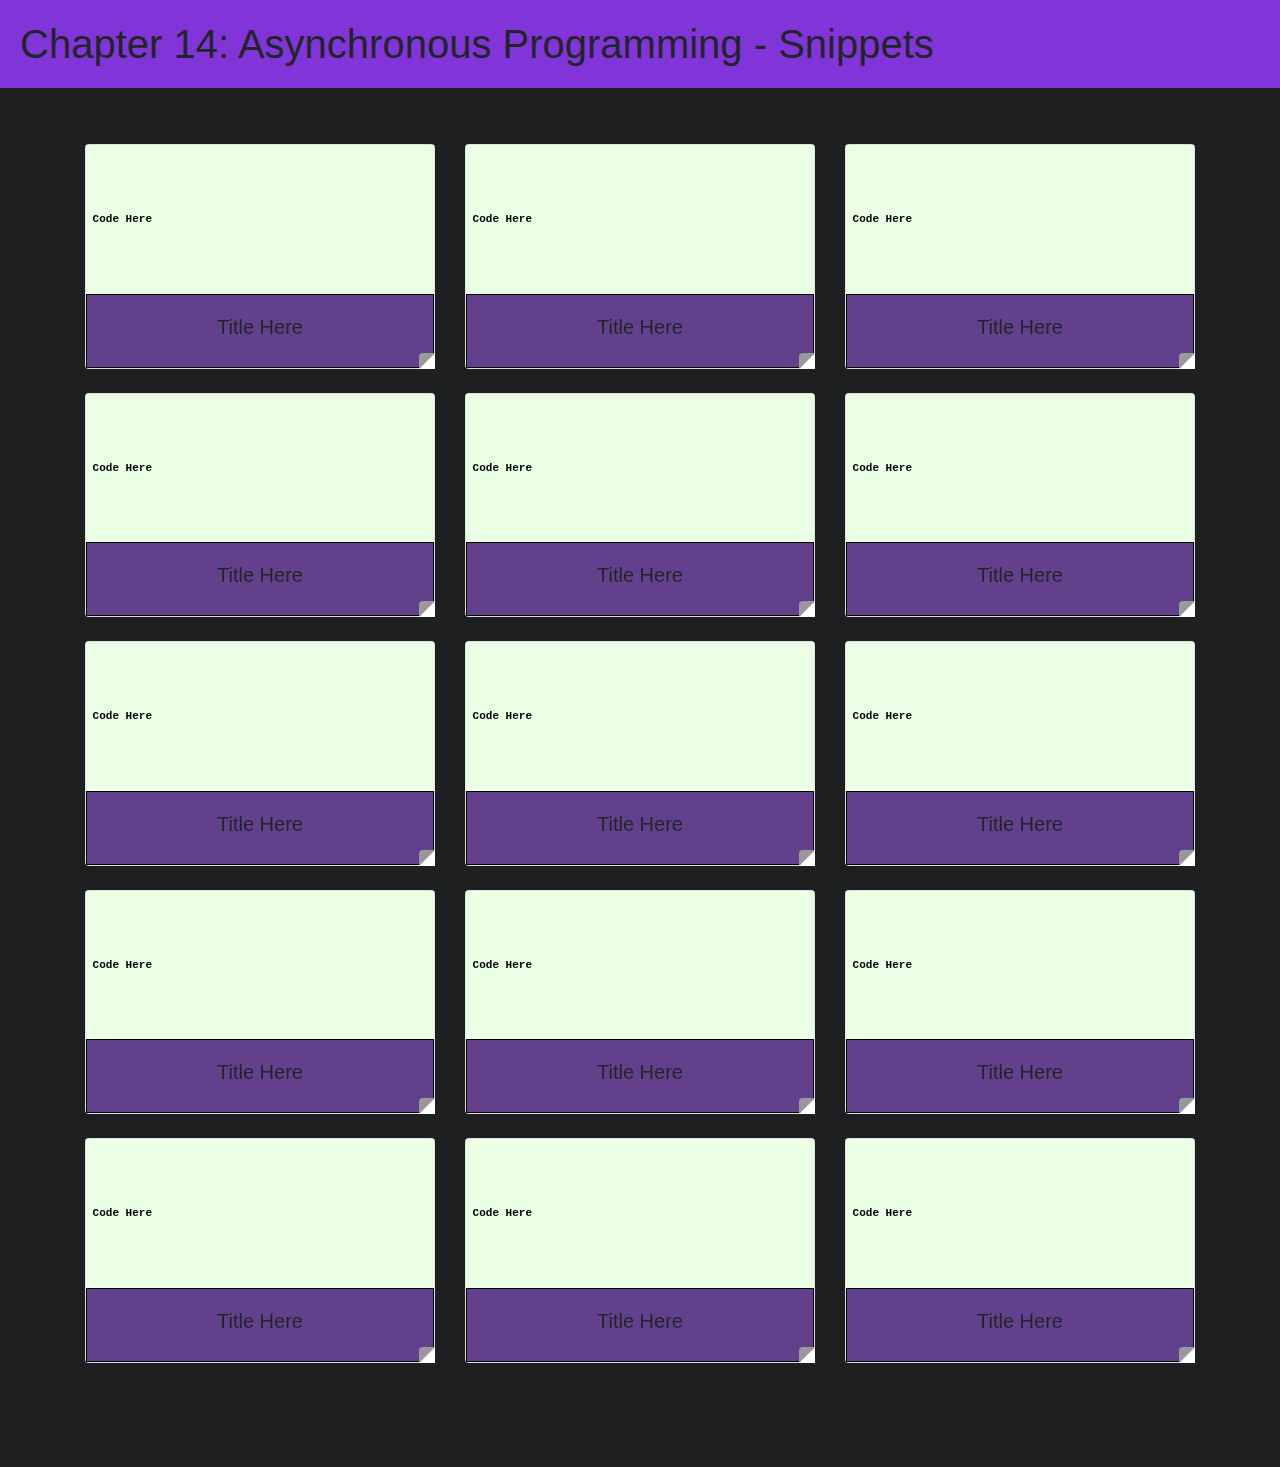
<file: ch14.html>
<!DOCTYPE html>
<html>
	<head>
		<link rel="stylesheet" href="styles.css">
        <link rel="stylesheet" href="https://cdnjs.cloudflare.com/ajax/libs/twitter-bootstrap/4.1.3/css/bootstrap.min.css">
        <link rel="stylesheet" href="https://cdnjs.cloudflare.com/ajax/libs/font-awesome/4.7.0/css/font-awesome.min.css">
    </head>
    <body style="background-color: #1d1f21">
        <h1 style="background-color: #8135d8; padding:20px">Chapter 14: Asynchronous Programming - Snippets</h1>
        <div class="container">
            <div class="row">
                <div class="col-md-4">
				    <div class="flipcard">
				        <div class="flipcard-wrap">
				            <div class="card card-front">
                                <code class="snippet">
<!-- ----------------------------------> 
<!-- ---------------------------------->      
<!-- ---------------------------------->    
<!-- ----------------------------------> Code Here
<!-- ---------------------------------->                                      
<!-- ---------------------------------->    
<!-- ----------------------------------> 
                                </code>
								<div class="card-body ch14">
								    <h5>Title Here</h5>
								</div>
				            </div>
				            <div class="card card-back">
				                <div class="card-body">
								    <p>
                                        Notes Here
                                    </p>
				                </div>
				            </div>
				        </div>
				    </div>
				</div>
                <div class="col-md-4">
				    <div class="flipcard">
				        <div class="flipcard-wrap">
				            <div class="card card-front">
                                <code class="snippet">
<!-- ----------------------------------> 
<!-- ---------------------------------->      
<!-- ---------------------------------->    
<!-- ----------------------------------> Code Here
<!-- ---------------------------------->                                      
<!-- ---------------------------------->    
<!-- ----------------------------------> 
                                </code>
								<div class="card-body ch14">
								    <h5>Title Here</h5>
								</div>
				            </div>
				            <div class="card card-back">
				                <div class="card-body">
								    <p>
                                        Notes Here
                                    </p>
				                </div>
				            </div>
				        </div>
				    </div>
				</div>
                <div class="col-md-4">
				    <div class="flipcard">
				        <div class="flipcard-wrap">
				            <div class="card card-front">
                                <code class="snippet">
<!-- ----------------------------------> 
<!-- ---------------------------------->      
<!-- ---------------------------------->    
<!-- ----------------------------------> Code Here
<!-- ---------------------------------->                                      
<!-- ---------------------------------->    
<!-- ----------------------------------> 
                                </code>
								<div class="card-body ch14">
								    <h5>Title Here</h5>
								</div>
				            </div>
				            <div class="card card-back">
				                <div class="card-body">
								    <p>
                                        Notes Here
                                    </p>
				                </div>
				            </div>
				        </div>
				    </div>
				</div>
            </div>
            <div class="row">
                <div class="col-md-4">
				    <div class="flipcard">
				        <div class="flipcard-wrap">
				            <div class="card card-front">
                                <code class="snippet">
<!-- ----------------------------------> 
<!-- ---------------------------------->      
<!-- ---------------------------------->    
<!-- ----------------------------------> Code Here
<!-- ---------------------------------->                                      
<!-- ---------------------------------->    
<!-- ----------------------------------> 
                                </code>
								<div class="card-body ch14">
								    <h5>Title Here</h5>
								</div>
				            </div>
				            <div class="card card-back">
				                <div class="card-body">
								    <p>
                                        Notes Here
                                    </p>
				                </div>
				            </div>
				        </div>
				    </div>
				</div>
                <div class="col-md-4">
				    <div class="flipcard">
				        <div class="flipcard-wrap">
				            <div class="card card-front">
                                <code class="snippet">
<!-- ----------------------------------> 
<!-- ---------------------------------->      
<!-- ---------------------------------->    
<!-- ----------------------------------> Code Here
<!-- ---------------------------------->                                      
<!-- ---------------------------------->    
<!-- ----------------------------------> 
                                </code>
								<div class="card-body ch14">
								    <h5>Title Here</h5>
								</div>
				            </div>
				            <div class="card card-back">
				                <div class="card-body">
								    <p>
                                        Notes Here
                                    </p>
				                </div>
				            </div>
				        </div>
				    </div>
				</div>
                <div class="col-md-4">
				    <div class="flipcard">
				        <div class="flipcard-wrap">
				            <div class="card card-front">
                                <code class="snippet">
<!-- ----------------------------------> 
<!-- ---------------------------------->      
<!-- ---------------------------------->    
<!-- ----------------------------------> Code Here
<!-- ---------------------------------->                                      
<!-- ---------------------------------->    
<!-- ----------------------------------> 
                                </code>
								<div class="card-body ch14">
								    <h5>Title Here</h5>
								</div>
				            </div>
				            <div class="card card-back">
				                <div class="card-body">
								    <p>
                                        Notes Here
                                    </p>
				                </div>
				            </div>
				        </div>
				    </div>
				</div>
            </div>
            <div class="row">
                <div class="col-md-4">
				    <div class="flipcard">
				        <div class="flipcard-wrap">
				            <div class="card card-front">
                                <code class="snippet">
<!-- ----------------------------------> 
<!-- ---------------------------------->      
<!-- ---------------------------------->    
<!-- ----------------------------------> Code Here
<!-- ---------------------------------->                                      
<!-- ---------------------------------->    
<!-- ----------------------------------> 
                                </code>
								<div class="card-body ch14">
								    <h5>Title Here</h5>
								</div>
				            </div>
				            <div class="card card-back">
				                <div class="card-body">
								    <p>
                                        Notes Here
                                    </p>
				                </div>
				            </div>
				        </div>
				    </div>
				</div>
                <div class="col-md-4">
				    <div class="flipcard">
				        <div class="flipcard-wrap">
				            <div class="card card-front">
                                <code class="snippet">
<!-- ----------------------------------> 
<!-- ---------------------------------->      
<!-- ---------------------------------->    
<!-- ----------------------------------> Code Here
<!-- ---------------------------------->                                      
<!-- ---------------------------------->    
<!-- ----------------------------------> 
                                </code>
								<div class="card-body ch14">
								    <h5>Title Here</h5>
								</div>
				            </div>
				            <div class="card card-back">
				                <div class="card-body">
								    <p>
                                        Notes Here
                                    </p>
				                </div>
				            </div>
				        </div>
				    </div>
				</div>
                <div class="col-md-4">
				    <div class="flipcard">
				        <div class="flipcard-wrap">
				            <div class="card card-front">
                                <code class="snippet">
<!-- ----------------------------------> 
<!-- ---------------------------------->      
<!-- ---------------------------------->    
<!-- ----------------------------------> Code Here
<!-- ---------------------------------->                                      
<!-- ---------------------------------->    
<!-- ----------------------------------> 
                                </code>
								<div class="card-body ch14">
								    <h5>Title Here</h5>
								</div>
				            </div>
				            <div class="card card-back">
				                <div class="card-body">
								    <p>
                                        Notes Here
                                    </p>
				                </div>
				            </div>
				        </div>
				    </div>
				</div>
            </div>
            <div class="row">
                <div class="col-md-4">
				    <div class="flipcard">
				        <div class="flipcard-wrap">
				            <div class="card card-front">
                                <code class="snippet">
<!-- ----------------------------------> 
<!-- ---------------------------------->      
<!-- ---------------------------------->    
<!-- ----------------------------------> Code Here
<!-- ---------------------------------->                                      
<!-- ---------------------------------->    
<!-- ----------------------------------> 
                                </code>
								<div class="card-body ch14">
								    <h5>Title Here</h5>
								</div>
				            </div>
				            <div class="card card-back">
				                <div class="card-body">
								    <p>
                                        Notes Here
                                    </p>
				                </div>
				            </div>
				        </div>
				    </div>
				</div>
                <div class="col-md-4">
				    <div class="flipcard">
				        <div class="flipcard-wrap">
				            <div class="card card-front">
                                <code class="snippet">
<!-- ----------------------------------> 
<!-- ---------------------------------->      
<!-- ---------------------------------->    
<!-- ----------------------------------> Code Here
<!-- ---------------------------------->                                      
<!-- ---------------------------------->    
<!-- ----------------------------------> 
                                </code>
								<div class="card-body ch14">
								    <h5>Title Here</h5>
								</div>
				            </div>
				            <div class="card card-back">
				                <div class="card-body">
								    <p>
                                        Notes Here
                                    </p>
				                </div>
				            </div>
				        </div>
				    </div>
				</div>
                <div class="col-md-4">
				    <div class="flipcard">
				        <div class="flipcard-wrap">
				            <div class="card card-front">
                                <code class="snippet">
<!-- ----------------------------------> 
<!-- ---------------------------------->      
<!-- ---------------------------------->    
<!-- ----------------------------------> Code Here
<!-- ---------------------------------->                                      
<!-- ---------------------------------->    
<!-- ----------------------------------> 
                                </code>
								<div class="card-body ch14">
								    <h5>Title Here</h5>
								</div>
				            </div>
				            <div class="card card-back">
				                <div class="card-body">
								    <p>
                                        Notes Here
                                    </p>
				                </div>
				            </div>
				        </div>
				    </div>
				</div>
            </div>
            <div class="row">
                <div class="col-md-4">
				    <div class="flipcard">
				        <div class="flipcard-wrap">
				            <div class="card card-front">
                                <code class="snippet">
<!-- ----------------------------------> 
<!-- ---------------------------------->      
<!-- ---------------------------------->    
<!-- ----------------------------------> Code Here
<!-- ---------------------------------->                                      
<!-- ---------------------------------->    
<!-- ----------------------------------> 
                                </code>
								<div class="card-body ch14">
								    <h5>Title Here</h5>
								</div>
				            </div>
				            <div class="card card-back">
				                <div class="card-body">
								    <p>
                                        Notes Here
                                    </p>
				                </div>
				            </div>
				        </div>
				    </div>
				</div>
                <div class="col-md-4">
				    <div class="flipcard">
				        <div class="flipcard-wrap">
				            <div class="card card-front">
                                <code class="snippet">
<!-- ----------------------------------> 
<!-- ---------------------------------->      
<!-- ---------------------------------->    
<!-- ----------------------------------> Code Here
<!-- ---------------------------------->                                      
<!-- ---------------------------------->    
<!-- ----------------------------------> 
                                </code>
								<div class="card-body ch14">
								    <h5>Title Here</h5>
								</div>
				            </div>
				            <div class="card card-back">
				                <div class="card-body">
								    <p>
                                        Notes Here
                                    </p>
				                </div>
				            </div>
				        </div>
				    </div>
				</div>
                <div class="col-md-4">
				    <div class="flipcard">
				        <div class="flipcard-wrap">
				            <div class="card card-front">
                                <code class="snippet">
<!-- ----------------------------------> 
<!-- ---------------------------------->      
<!-- ---------------------------------->    
<!-- ----------------------------------> Code Here
<!-- ---------------------------------->                                      
<!-- ---------------------------------->    
<!-- ----------------------------------> 
                                </code>
								<div class="card-body ch14">
								    <h5>Title Here</h5>
								</div>
				            </div>
				            <div class="card card-back">
				                <div class="card-body">
								    <p>
                                        Notes Here
                                    </p>
				                </div>
				            </div>
				        </div>
				    </div>
				</div>
            </div>
        </div>
    </body>
</html>
</file>
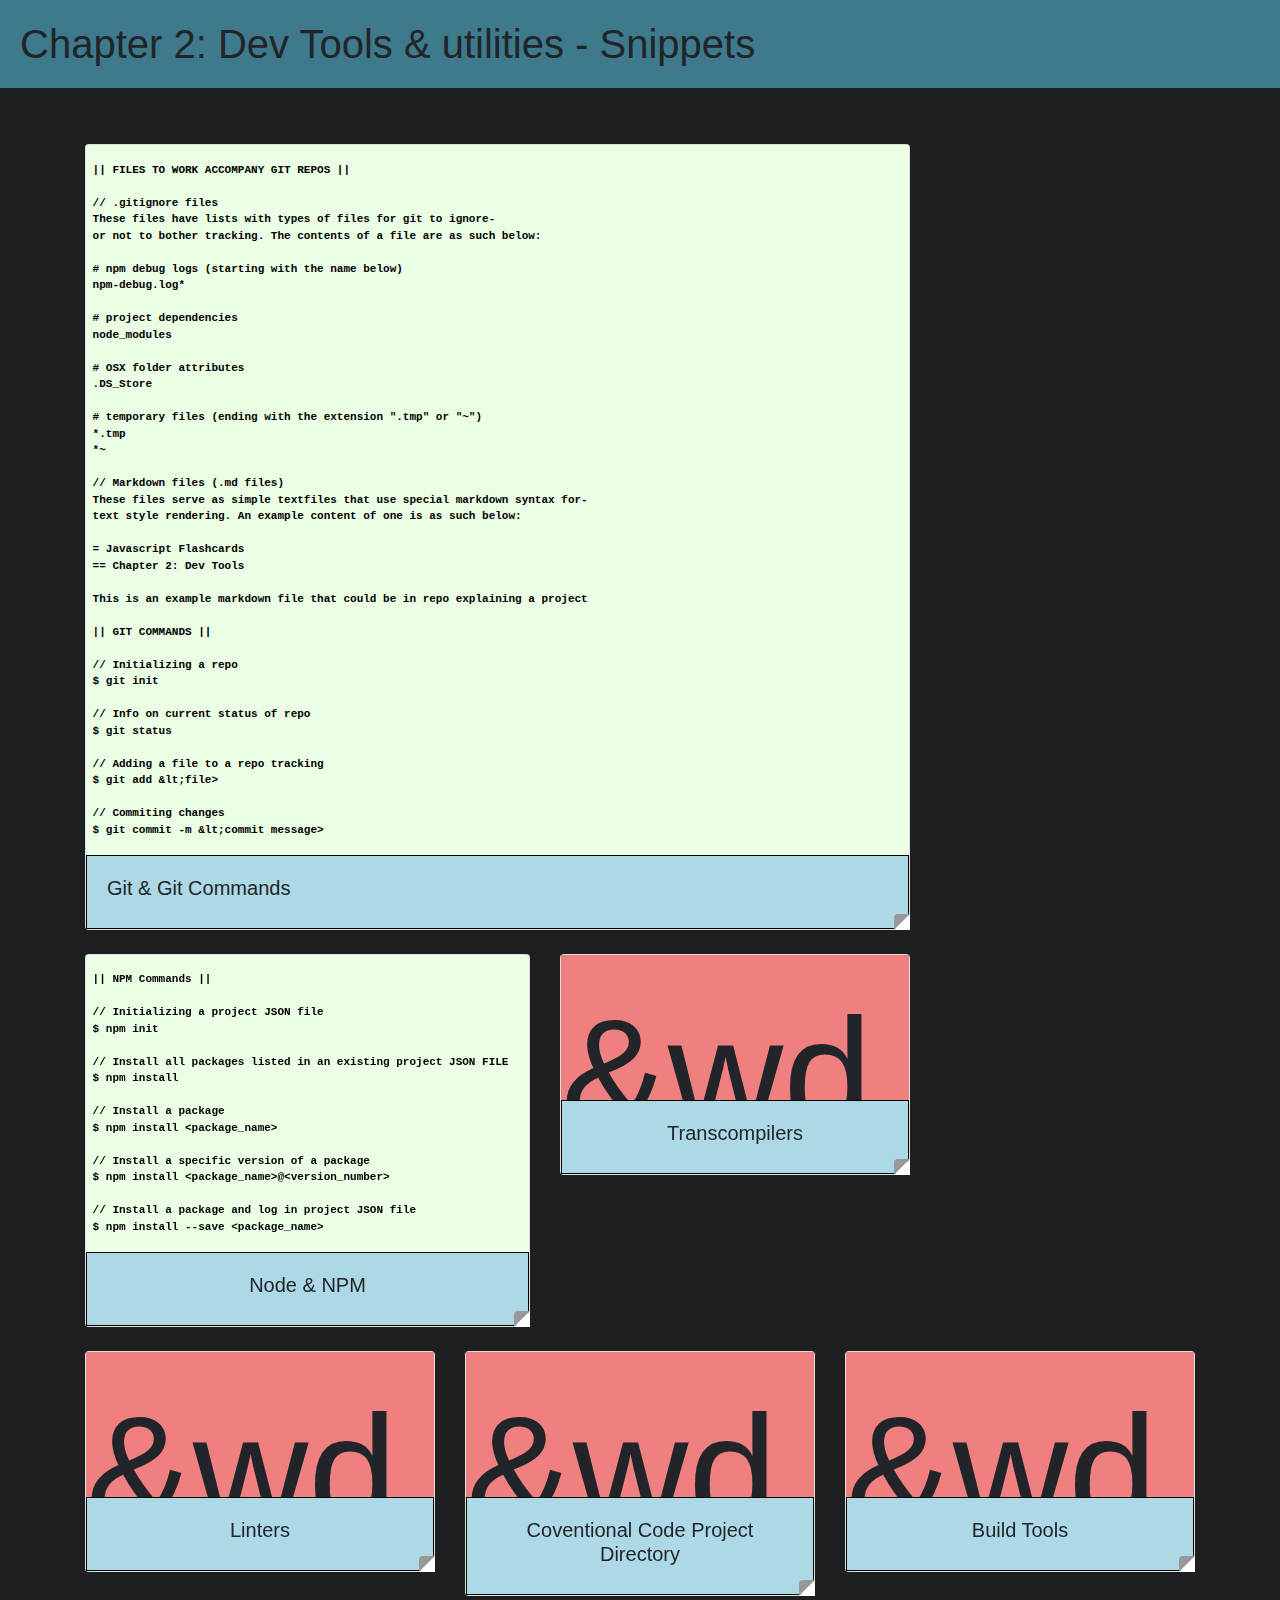
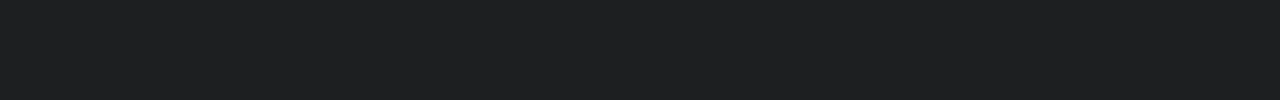
<file: ch2.html>
<!DOCTYPE html>
<html>
	<head>
		<link rel="stylesheet" href="styles.css">
        <link rel="stylesheet" href="https://cdnjs.cloudflare.com/ajax/libs/twitter-bootstrap/4.1.3/css/bootstrap.min.css">
        <link rel="stylesheet" href="https://cdnjs.cloudflare.com/ajax/libs/font-awesome/4.7.0/css/font-awesome.min.css">
    </head>
    <body style="background-color: #1d1f21">
        <h1 style="background-color: #3f798c; padding:20px">Chapter 2: Dev Tools &amp; utilities - Snippets</h1>
        <div class="container">
            <div class="row">
                <div class="col-md-9">
				    <div class="flipcard">
				        <div>
				            <div class="card card-front">
                                <code class="snippet">
<!-- ----------------------------------> || FILES TO WORK ACCOMPANY GIT REPOS ||
<!-- ---------------------------------->
<!-- ----------------------------------> // .gitignore files
<!-- ----------------------------------> These files have lists with types of files for git to ignore-
<!-- ----------------------------------> or not to bother tracking. The contents of a file are as such below:       
<!-- ----------------------------------> 
<!-- ----------------------------------> # npm debug logs (starting with the name below)
<!-- ----------------------------------> npm-debug.log*    
<!-- ---------------------------------->
<!-- ----------------------------------> # project dependencies
<!-- ----------------------------------> node_modules
<!-- ----------------------------------> 
<!-- ----------------------------------> # OSX folder attributes
<!-- ----------------------------------> .DS_Store
<!-- ---------------------------------->
<!-- ----------------------------------> # temporary files (ending with the extension ".tmp" or "~")
<!-- ----------------------------------> *.tmp
<!-- ----------------------------------> *~
<!-- ---------------------------------->
<!-- ----------------------------------> // Markdown files (.md files)
<!-- ----------------------------------> These files serve as simple textfiles that use special markdown syntax for-
<!-- ----------------------------------> text style rendering. An example content of one is as such below:
<!-- ---------------------------------->
<!-- ----------------------------------> = Javascript Flashcards
<!-- ----------------------------------> == Chapter 2: Dev Tools
<!-- ---------------------------------->
<!-- ----------------------------------> This is an example markdown file that could be in repo explaining a project
<!-- ---------------------------------->
<!-- ----------------------------------> || GIT COMMANDS ||
<!-- ---------------------------------->
<!-- ----------------------------------> // Initializing a repo
<!-- ----------------------------------> $ git init
<!-- ---------------------------------->    
<!-- ----------------------------------> // Info on current status of repo
<!-- ----------------------------------> $ git status                                     
<!-- ---------------------------------->    
<!-- ----------------------------------> // Adding a file to a repo tracking
<!-- ----------------------------------> $ git add &amplt;file&gt;
<!-- ---------------------------------->    
<!-- ----------------------------------> // Commiting changes 
<!-- ----------------------------------> $ git commit -m &amplt;commit message&gt;
                                </code>
								<div class="card-body">
								    <h5>Git &amp; Git Commands</h5>
								</div>
				            </div>
				            <div class="card card-back">
				                <div class="card-body">
								    <p>
                                        The most popular version control system. Learn it and use it. Nuff said.
                                    </p>
				                </div>
				            </div>
				        </div>
				    </div>
				</div>
                <div class="col-md-5">
				    <div class="flipcard">
				        <div class="flipcard-wrap">
				            <div class="card card-front">
                                <code class="snippet">
<!-- ----------------------------------> || NPM Commands ||
<!-- ---------------------------------->                                    
<!-- ----------------------------------> // Initializing a project JSON file                                   
<!-- ----------------------------------> $ npm init
<!-- ---------------------------------->
<!-- ----------------------------------> // Install all packages listed in an existing project JSON FILE    
<!-- ----------------------------------> $ npm install
<!-- ---------------------------------->
<!-- ----------------------------------> // Install a package     
<!-- ----------------------------------> $ npm install &lt;package_name>
<!-- ---------------------------------->
<!-- ----------------------------------> // Install a specific version of a package
<!-- ----------------------------------> $ npm install &lt;package_name>@&lt;version_number>                                      
<!-- ---------------------------------->    
<!-- ----------------------------------> // Install a package and log in project JSON file 
<!-- ----------------------------------> $ npm install --save &lt;package_name> 
                                </code>
								<div class="card-body">
								    <h5>Node &amp; NPM</h5>
								</div>
				            </div>
				            <div class="card card-back">
				                <div class="card-body">
								    <p>
                                        NPM is a wildely popular and heavily adopted package management system for JavaScript code. The installation of npm comes bundled with Node or node.js which is software that allows JS code to be run outside a web browser environment.

NPM packages can installed at two levels: globally or locally. Global packages can usually be used as command line tools that can be used during the development process while local packages are project specific.

All packages or package modules that you install in your project directory get stored in a sub-directory (file) called "node_modules". 

All packages that are installed and used by your project are referred to as dependencies. Creating or otherwise having a project file to keep track of these dependencies is essentiall. When you install a package JSON file, Node will automatically log the details of all packages that you install into your project (PROVIDED THAT YOU USED THE "--save"  OR THE "--saveDev" FLAG. DONT FORGET TO USE IT). 
                                    </p>
				                </div>
				            </div>
				        </div>
				    </div>
				</div>
                <div class="col-md-4">
				    <div class="flipcard">
				        <div class="flipcard-wrap">
				            <div class="card card-front">
                                <div class=space-holder>&amp;wd</div>
								<div class="card-body">
								    <h5>Transcompilers</h5>
								</div>
				            </div>
				            <div class="card card-back">
				                <div class="card-body">
								    <p>
                                        Transcompilers are tools that transform/convert code into other types or versions of code.
                                        Two popular transcompilers are Babel and Tracuer. Babel for example, is a popular one that orginally
                                        was used for converting ES5 code to ES6 but now does a entire variety of different conversations.
                                        A transcompiler like Babel do exist as packages that can be installed in your JS project from NPM. 
                                    </p>
				                </div>
				            </div>
				        </div>
				    </div>
				</div>
            </div>
            <div class="row">
                <div class="col-md-4">
				    <div class="flipcard">
				        <div class="flipcard-wrap">
				            <div class="card card-front">
                                <div class=space-holder>&amp;wd</div>
								<div class="card-body">
								    <h5>Linters</h5>
								</div>
				            </div>
				            <div class="card card-back">
				                <div class="card-body">
								    <p>
                                        Linters are tools that are used to brush-up or reformat code to ones liking or to a convention.
                                        ESLinter for example is a popular linter that does so and even points out inconsistencies in code to a user.
                                        ESLinter like Babel also exists as a package that can be installed into your project.
                                    </p>
				                </div>
				            </div>
				        </div>
				    </div>
				</div>
                <div class="col-md-4">
				    <div class="flipcard">
				        <div class="flipcard-wrap">
				            <div class="card card-front">
                                <div class=space-holder>&amp;wd</div>
								<div class="card-body">
								    <h5>Coventional Code Project Directory</h5>
								</div>
				            </div>
				            <div class="card card-back">
				                <div class="card-body">
								    <p>
                                        Should be as the following:
                                        &nbsp;public/js/test.js
                                    </p>
                                    <p>
                                        -public: dir. for client-side code
                                    </p>
                                    <p>
                                        -js: dir. for JS code
                                    </p>
				                </div>
				            </div>
				        </div>
				    </div>
				</div>
                <div class="col-md-4">
				    <div class="flipcard">
				        <div class="flipcard-wrap">
				            <div class="card card-front">
                                <div class=space-holder>&amp;wd</div>
								<div class="card-body">
								    <h5>Build Tools</h5>
								</div>
				            </div>
				            <div class="card card-back">
				                <div class="card-body">
								    <p>
                                        These types of tools automate repetitive tasks of the development process such as transcompiling, minifying, and linting.
                                        The two most popular build tools to use for Web code like JS are Gulp and Grunt.
                                    </p>
				                </div>
				            </div>
				        </div>
				    </div>
				</div>
            </div>
        </div>
    </body>
</html>
</file>
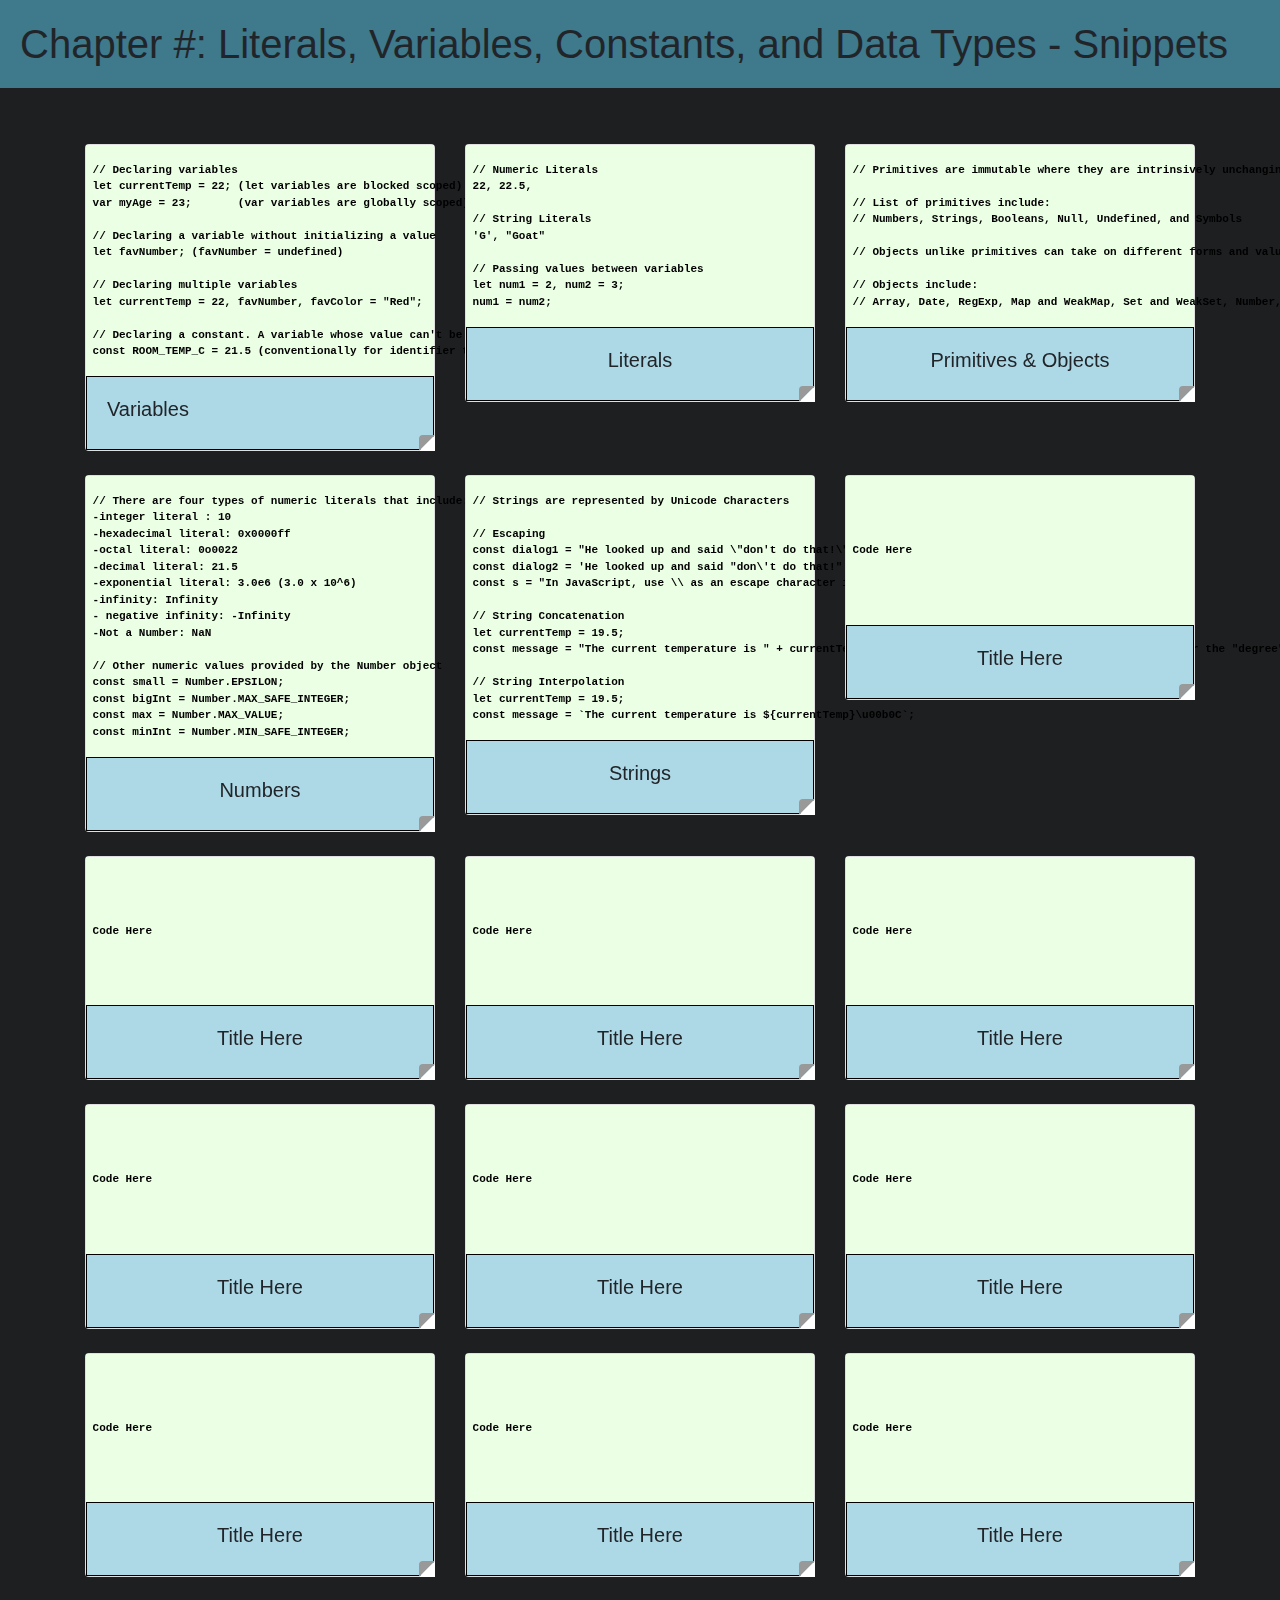
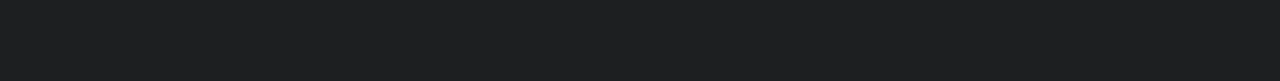
<file: ch3.html>
<!DOCTYPE html>
<html>
	<head>
		<link rel="stylesheet" href="styles.css">
        <link rel="stylesheet" href="https://cdnjs.cloudflare.com/ajax/libs/twitter-bootstrap/4.1.3/css/bootstrap.min.css">
        <link rel="stylesheet" href="https://cdnjs.cloudflare.com/ajax/libs/font-awesome/4.7.0/css/font-awesome.min.css">
    </head>
    <body style="background-color: #1d1f21">
        <h1 style="background-color: #3f798c; padding:20px">Chapter #: Literals, Variables, Constants, and Data Types - Snippets</h1>
        <div class="container">
            <div class="row">
                <div class="col-md-4">
				    <div class="flipcard">
				        <div class>
				            <div class="card card-front">
                                <code class="snippet">
<!-- ----------------------------------> // Declaring variables
<!-- ----------------------------------> let currentTemp = 22; (let variables are blocked scoped)
<!-- ----------------------------------> var myAge = 23;       (var variables are globally scoped)
<!-- ---------------------------------->
<!-- ----------------------------------> // Declaring a variable without initializing a value
<!-- ----------------------------------> let favNumber; (favNumber = undefined)
<!-- ---------------------------------->
<!-- ----------------------------------> // Declaring multiple variables
<!-- ----------------------------------> let currentTemp = 22, favNumber, favColor = "Red";
<!-- ---------------------------------->
<!-- ----------------------------------> // Declaring a constant. A variable whose value can't be changed after being initialized
<!-- ----------------------------------> const ROOM_TEMP_C = 21.5 (conventionally for identifier to be upper case and have underscores) 
                                </code>
								<div class="card-body">
								    <h5>Variables</h5>
								</div>
				            </div>
				            <div class="card card-back">
				                <div class="card-body">
								    <p>
                                        Notes Here
                                    </p>
				                </div>
				            </div>
				        </div>
				    </div>
				</div>
                <div class="col-md-4">
				    <div class="flipcard">
				        <div class="flipcard-wrap">
				            <div class="card card-front">
                                <code class="snippet">
<!-- ----------------------------------> // Numeric Literals
<!-- ----------------------------------> 22, 22.5, 
<!-- ----------------------------------> 
<!-- ----------------------------------> // String Literals
<!-- ----------------------------------> 'G', "Goat"
<!-- ---------------------------------->
<!-- ----------------------------------> // Passing values between variables
<!-- ----------------------------------> let num1 = 2, num2 = 3;
<!-- ----------------------------------> num1 = num2;
                                </code>
								<div class="card-body">
								    <h5>Literals</h5>
								</div>
				            </div>
				            <div class="card card-back">
				                <div class="card-body">
								    <p>
                                        Notes Here
                                    </p>
				                </div>
				            </div>
				        </div>
				    </div>
				</div>
                <div class="col-md-4">
				    <div class="flipcard">
				        <div class="flipcard-wrap">
				            <div class="card card-front">
                                <code class="snippet">
<!-- ----------------------------------> // Primitives are immutable where they are intrinsively unchanging.  
<!-- ---------------------------------->
<!-- ----------------------------------> // List of primitives include:  
<!-- ----------------------------------> // Numbers, Strings, Booleans, Null, Undefined, and Symbols
<!-- ---------------------------------->
<!-- ----------------------------------> // Objects unlike primitives can take on different forms and values
<!-- ---------------------------------->
<!-- ----------------------------------> // Objects include:
<!-- ----------------------------------> // Array, Date, RegExp, Map and WeakMap, Set and WeakSet, Number, String, and Boolean
                                </code>
								<div class="card-body">
								    <h5>Primitives &amp; Objects</h5>
								</div>
				            </div>
				            <div class="card card-back">
				                <div class="card-body">
								    <p>
                                        Notes Here
                                    </p>
				                </div>
				            </div>
				        </div>
				    </div>
				</div>
            </div>
            <div class="row">
                <div class="col-md-4">
				    <div class="flipcard">
				        <div class="flipcard-wrap">
				            <div class="card card-front">
                                <code class="snippet">
<!-- ----------------------------------> // There are four types of numeric literals that include:
<!-- ----------------------------------> -integer literal : 10 
<!-- ----------------------------------> -hexadecimal literal: 0x0000ff
<!-- ----------------------------------> -octal literal: 0o0022
<!-- ----------------------------------> -decimal literal: 21.5
<!-- ----------------------------------> -exponential literal: 3.0e6 (3.0 x 10^6)
<!-- ----------------------------------> -infinity: Infinity
<!-- ----------------------------------> - negative infinity: -Infinity
<!-- ----------------------------------> -Not a Number: NaN
<!-- ---------------------------------->
<!-- ----------------------------------> // Other numeric values provided by the Number object
<!-- ----------------------------------> const small = Number.EPSILON;
<!-- ----------------------------------> const bigInt = Number.MAX_SAFE_INTEGER;
<!-- ----------------------------------> const max = Number.MAX_VALUE;
<!-- ----------------------------------> const minInt = Number.MIN_SAFE_INTEGER; 
                                </code>
								<div class="card-body">
								    <h5>Numbers</h5>
								</div>
				            </div>
				            <div class="card card-back">
				                <div class="card-body">
								    <p>
                                        Notes Here
                                    </p>
				                </div>
				            </div>
				        </div>
				    </div>
				</div>
                <div class="col-md-4">
				    <div class="flipcard">
				        <div class="flipcard-wrap">
				            <div class="card card-front">
                                <code class="snippet">
<!-- ----------------------------------> // Strings are represented by Unicode Characters
<!-- ---------------------------------->
<!-- ----------------------------------> // Escaping
<!-- ----------------------------------> const dialog1 = "He looked up and said \"don't do that!\" to Max.";
<!-- ----------------------------------> const dialog2 = 'He looked up and said "don\'t do that!" to Max.';
<!-- ----------------------------------> const s = "In JavaScript, use \\ as an escape character in strings.";
<!-- ---------------------------------->
<!-- ----------------------------------> // String Concatenation
<!-- ----------------------------------> let currentTemp = 19.5;
<!-- ----------------------------------> const message = "The current temperature is " + currentTemp + "\u00b0C"; (Note: \u00b0C is a unicode point for the "degree" symbol)
<!-- ---------------------------------->
<!-- ----------------------------------> // String Interpolation
<!-- ----------------------------------> let currentTemp = 19.5;
<!-- ----------------------------------> const message = `The current temperature is ${currentTemp}\u00b0C`; 
                                </code>
								<div class="card-body">
								    <h5>Strings</h5>
								</div>
				            </div>
				            <div class="card card-back">
				                <div class="card-body">
								    <p>
                                        Notes Here
                                    </p>
				                </div>
				            </div>
				        </div>
				    </div>
				</div>
                <div class="col-md-4">
				    <div class="flipcard">
				        <div class="flipcard-wrap">
				            <div class="card card-front">
                                <code class="snippet">
<!-- ----------------------------------> 
<!-- ---------------------------------->      
<!-- ---------------------------------->    
<!-- ----------------------------------> Code Here
<!-- ---------------------------------->                                      
<!-- ---------------------------------->    
<!-- ----------------------------------> 
                                </code>
								<div class="card-body">
								    <h5>Title Here</h5>
								</div>
				            </div>
				            <div class="card card-back">
				                <div class="card-body">
								    <p>
                                        Notes Here
                                    </p>
				                </div>
				            </div>
				        </div>
				    </div>
				</div>
            </div>
            <div class="row">
                <div class="col-md-4">
				    <div class="flipcard">
				        <div class="flipcard-wrap">
				            <div class="card card-front">
                                <code class="snippet">
<!-- ----------------------------------> 
<!-- ---------------------------------->      
<!-- ---------------------------------->    
<!-- ----------------------------------> Code Here
<!-- ---------------------------------->                                      
<!-- ---------------------------------->    
<!-- ----------------------------------> 
                                </code>
								<div class="card-body">
								    <h5>Title Here</h5>
								</div>
				            </div>
				            <div class="card card-back">
				                <div class="card-body">
								    <p>
                                        Notes Here
                                    </p>
				                </div>
				            </div>
				        </div>
				    </div>
				</div>
                <div class="col-md-4">
				    <div class="flipcard">
				        <div class="flipcard-wrap">
				            <div class="card card-front">
                                <code class="snippet">
<!-- ----------------------------------> 
<!-- ---------------------------------->      
<!-- ---------------------------------->    
<!-- ----------------------------------> Code Here
<!-- ---------------------------------->                                      
<!-- ---------------------------------->    
<!-- ----------------------------------> 
                                </code>
								<div class="card-body">
								    <h5>Title Here</h5>
								</div>
				            </div>
				            <div class="card card-back">
				                <div class="card-body">
								    <p>
                                        Notes Here
                                    </p>
				                </div>
				            </div>
				        </div>
				    </div>
				</div>
                <div class="col-md-4">
				    <div class="flipcard">
				        <div class="flipcard-wrap">
				            <div class="card card-front">
                                <code class="snippet">
<!-- ----------------------------------> 
<!-- ---------------------------------->      
<!-- ---------------------------------->    
<!-- ----------------------------------> Code Here
<!-- ---------------------------------->                                      
<!-- ---------------------------------->    
<!-- ----------------------------------> 
                                </code>
								<div class="card-body">
								    <h5>Title Here</h5>
								</div>
				            </div>
				            <div class="card card-back">
				                <div class="card-body">
								    <p>
                                        Notes Here
                                    </p>
				                </div>
				            </div>
				        </div>
				    </div>
				</div>
            </div>
            <div class="row">
                <div class="col-md-4">
				    <div class="flipcard">
				        <div class="flipcard-wrap">
				            <div class="card card-front">
                                <code class="snippet">
<!-- ----------------------------------> 
<!-- ---------------------------------->      
<!-- ---------------------------------->    
<!-- ----------------------------------> Code Here
<!-- ---------------------------------->                                      
<!-- ---------------------------------->    
<!-- ----------------------------------> 
                                </code>
								<div class="card-body">
								    <h5>Title Here</h5>
								</div>
				            </div>
				            <div class="card card-back">
				                <div class="card-body">
								    <p>
                                        Notes Here
                                    </p>
				                </div>
				            </div>
				        </div>
				    </div>
				</div>
                <div class="col-md-4">
				    <div class="flipcard">
				        <div class="flipcard-wrap">
				            <div class="card card-front">
                                <code class="snippet">
<!-- ----------------------------------> 
<!-- ---------------------------------->      
<!-- ---------------------------------->    
<!-- ----------------------------------> Code Here
<!-- ---------------------------------->                                      
<!-- ---------------------------------->    
<!-- ----------------------------------> 
                                </code>
								<div class="card-body">
								    <h5>Title Here</h5>
								</div>
				            </div>
				            <div class="card card-back">
				                <div class="card-body">
								    <p>
                                        Notes Here
                                    </p>
				                </div>
				            </div>
				        </div>
				    </div>
				</div>
                <div class="col-md-4">
				    <div class="flipcard">
				        <div class="flipcard-wrap">
				            <div class="card card-front">
                                <code class="snippet">
<!-- ----------------------------------> 
<!-- ---------------------------------->      
<!-- ---------------------------------->    
<!-- ----------------------------------> Code Here
<!-- ---------------------------------->                                      
<!-- ---------------------------------->    
<!-- ----------------------------------> 
                                </code>
								<div class="card-body">
								    <h5>Title Here</h5>
								</div>
				            </div>
				            <div class="card card-back">
				                <div class="card-body">
								    <p>
                                        Notes Here
                                    </p>
				                </div>
				            </div>
				        </div>
				    </div>
				</div>
            </div>
            <div class="row">
                <div class="col-md-4">
				    <div class="flipcard">
				        <div class="flipcard-wrap">
				            <div class="card card-front">
                                <code class="snippet">
<!-- ----------------------------------> 
<!-- ---------------------------------->      
<!-- ---------------------------------->    
<!-- ----------------------------------> Code Here
<!-- ---------------------------------->                                      
<!-- ---------------------------------->    
<!-- ----------------------------------> 
                                </code>
								<div class="card-body">
								    <h5>Title Here</h5>
								</div>
				            </div>
				            <div class="card card-back">
				                <div class="card-body">
								    <p>
                                        Notes Here
                                    </p>
				                </div>
				            </div>
				        </div>
				    </div>
				</div>
                <div class="col-md-4">
				    <div class="flipcard">
				        <div class="flipcard-wrap">
				            <div class="card card-front">
                                <code class="snippet">
<!-- ----------------------------------> 
<!-- ---------------------------------->      
<!-- ---------------------------------->    
<!-- ----------------------------------> Code Here
<!-- ---------------------------------->                                      
<!-- ---------------------------------->    
<!-- ----------------------------------> 
                                </code>
								<div class="card-body">
								    <h5>Title Here</h5>
								</div>
				            </div>
				            <div class="card card-back">
				                <div class="card-body">
								    <p>
                                        Notes Here
                                    </p>
				                </div>
				            </div>
				        </div>
				    </div>
				</div>
                <div class="col-md-4">
				    <div class="flipcard">
				        <div class="flipcard-wrap">
				            <div class="card card-front">
                                <code class="snippet">
<!-- ----------------------------------> 
<!-- ---------------------------------->      
<!-- ---------------------------------->    
<!-- ----------------------------------> Code Here
<!-- ---------------------------------->                                      
<!-- ---------------------------------->    
<!-- ----------------------------------> 
                                </code>
								<div class="card-body">
								    <h5>Title Here</h5>
								</div>
				            </div>
				            <div class="card card-back">
				                <div class="card-body">
								    <p>
                                        Notes Here
                                    </p>
				                </div>
				            </div>
				        </div>
				    </div>
				</div>
            </div>
        </div>
    </body>
</html>
</file>
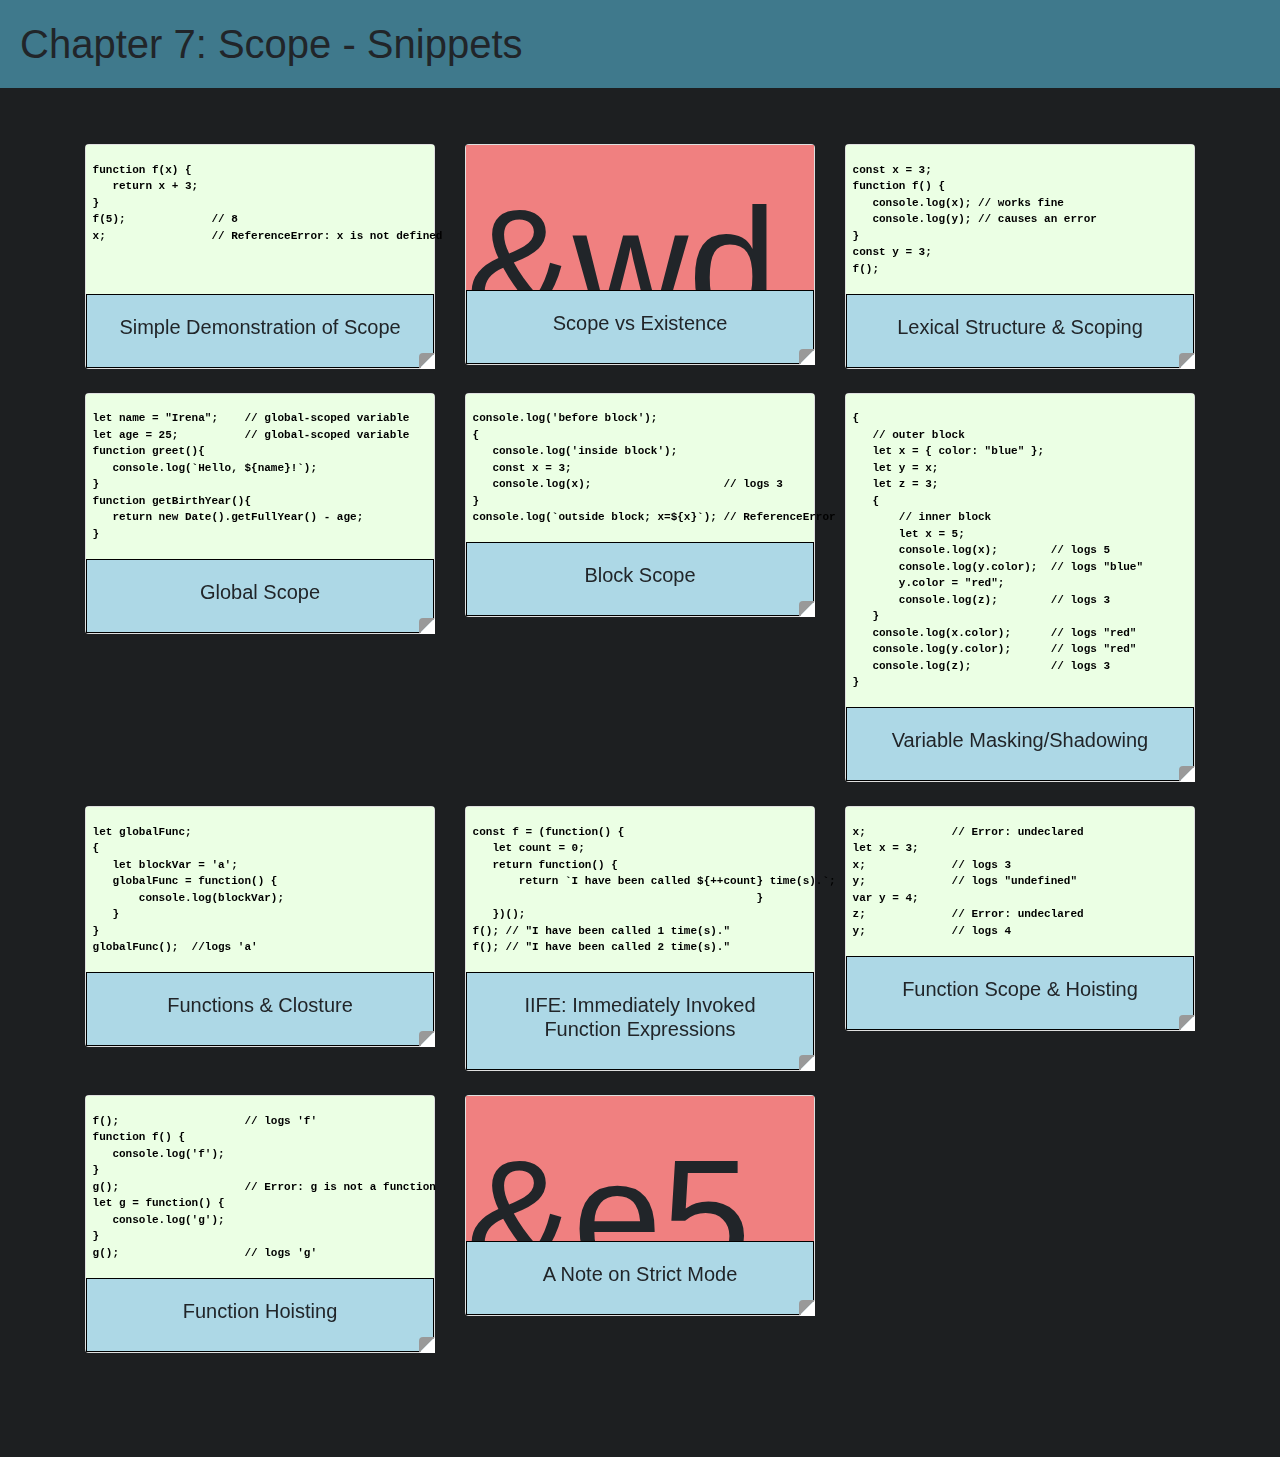
<file: ch7.html>
<!DOCTYPE html>
<html>
	<head>
		<link rel="stylesheet" href="styles.css">
        <link rel="stylesheet" href="https://cdnjs.cloudflare.com/ajax/libs/twitter-bootstrap/4.1.3/css/bootstrap.min.css">
        <link rel="stylesheet" href="https://cdnjs.cloudflare.com/ajax/libs/font-awesome/4.7.0/css/font-awesome.min.css">
    </head>
    <body style="background-color: #1d1f21">
        <h1 style="background-color: #3f798c; padding:20px">Chapter 7: Scope - Snippets</h1>
        <div class="container">
            <div class="row">
                <div class="col-md-4">
				    <div class="flipcard">
				        <div class="flipcard-wrap">
				            <div class="card card-front">
                                <code class="snippet">
<!-- ----------------------------------> function f(x) {
<!-- ---------------------------------->    return x + 3;   
<!-- ----------------------------------> }   
<!-- ----------------------------------> f(5);             // 8
<!-- ----------------------------------> x;                // ReferenceError: x is not defined                                        
<!-- ---------------------------------->    
<!-- ----------------------------------> 
                                </code>
								<div class="card-body">
								    <h5>Simple Demonstration of Scope</h5>
								</div>
				            </div>
				            <div class="card card-back">
				                <div class="card-body">
								    <p>
                                        In this example, the anonymous function is called while being passed the value 5. 
                                        When called the function arguement/variable 'x' exists for a brief period within and only within the function.
                                        Another way this is referred to as is that the scope of variable 'x' is within the function, or that it is scoped to the function  
                                        Calling the variable 'x' outside of the function would elicit an error since x is not scoped outside of the function.
                                    </p>
				                </div>
				            </div>
				        </div>
				    </div>
				</div>
                <div class="col-md-4">
				    <div class="flipcard">
				        <div class="flipcard-wrap">
				            <div class="card card-front">
                                <div class=space-holder>&amp;wd</div>
								<div class="card-body">
								    <h5>Scope vs Existence</h5>
								</div>
				            </div>
				            <div class="card card-back">
				                <div class="card-body">
								    <p>
                                        While a variable that doesnt exist in not scope, a variable that is not in scope doesnt mean that it doesnt exist.
                                        In this regard, scope refers to the identifiers that are currently visible by parts of a running program.
                                        Existance on the other hand, refers to the identifiers that hold something that is being allocated in memory.
                                        Javascript does periodically do garbage collection where memory for things stored ceasing to exist are reclaimed
                                    </p>
				                </div>
				            </div>
				        </div>
				    </div>
				</div>
                <div class="col-md-4">
				    <div class="flipcard">
				        <div class="flipcard-wrap">
				            <div class="card card-front">
                                <code class="snippet">
<!-- ----------------------------------> const x = 3;
<!-- ----------------------------------> function f() {     
<!-- ---------------------------------->    console.log(x); // works fine 
<!-- ---------------------------------->    console.log(y); // causes an error
<!-- ----------------------------------> }                                         
<!-- ----------------------------------> const y = 3;
<!-- ----------------------------------> f();
                                </code>
								<div class="card-body">
								    <h5>Lexical Structure &amp; Scoping</h5>
								</div>
				            </div>
				            <div class="card card-back">
				                <div class="card-body">
								    <p>
                                        Javascript code is lexical structured meaning that while its a series of statements that are run top to bottom, the execution can jump to different parts. Lexical scoping means whatever variables are in scope from whatever function is defined. In the code snippet, since variable 'x' was defined before the defining of function 'f', x is in scope. Inversely, since the constant 'y' was defined after the defining of the function 'f', 'y' is not in scope to the function so it has no access to it. Lexical Scoping applies to global scope, block scope, and function scope.
                                    </p>
				                </div>
				            </div>
				        </div>
				    </div>
				</div>
            </div>
            <div class="row">
                <div class="col-md-4">
				    <div class="flipcard">
				        <div class="flipcard-wrap">
				            <div class="card card-front">
                                <code class="snippet">
<!-- ----------------------------------> let name = "Irena";    // global-scoped variable 
<!-- ----------------------------------> let age = 25;          // global-scoped variable    
<!-- ----------------------------------> function greet(){   
<!-- ---------------------------------->    console.log(`Hello, ${name}!`);   
<!-- ----------------------------------> }                                         
<!-- ----------------------------------> function getBirthYear(){
<!-- ---------------------------------->    return new Date().getFullYear() - age;
<!-- ----------------------------------> }
                                </code>
								<div class="card-body">
								    <h5>Global Scope</h5>
								</div>
				            </div>
				            <div class="card card-back">
				                <div class="card-body">
								    <p>
                                        In the hierarchy of scope, the global scope makes the base. Anything declared in the global scope is usually referred to as being a 'global' or 'global variable'. While its fine to have variables be in the global scope, it is in back practice to have code that relies on the global scope. One step to improve the code from the snippet is to have the user information be stored in an object:
                                    </p>
                                    <p class="sub-snippet">
<!-- ---------------------------------> let user = {
<!-- --------------------------------->     name = "Irene"; // now scoped to 'user'
<!-- --------------------------------->     age = 25,       // now scoped to 'user'
<!-- ---------------------------------> }
<!-- ---------------------------------> function greet() {
<!-- --------------------------------->     console.log(`Hello, ${user.name}!`);
<!-- ---------------------------------> }
<!-- ---------------------------------> function getBirthYear() {
<!-- --------------------------------->     return new Date().getFullYear() user.age;
<!-- ---------------------------------> }                                     
                                    </p>
                                    <p>
                                        Another step further could be as so which now doesnt depend at all on the global scope:
                                    </p>
                                    <p class="sub-snippet">
<!-- ---------------------------------> let user = {
<!-- --------------------------------->     name = "Irene"; // now scoped to 'user'
<!-- --------------------------------->     age = 25,       // now scoped to 'user'
<!-- ---------------------------------> }
<!-- ---------------------------------> function greet(user) {
<!-- --------------------------------->     console.log(`Hello, ${user.name}!`);
<!-- ---------------------------------> }
<!-- ---------------------------------> function getBirthYear(user) {
<!-- --------------------------------->     return new Date().getFullYear() user.age;
<!-- ---------------------------------> }                                     
                                    </p>
                                    <p>
                                        These functions now, instead of using a globaly-scoped 'user' object, use a passed 'user' object with the information needed
                                    </p>
				                </div>
				            </div>
				        </div>
				    </div>
				</div>
                <div class="col-md-4">
				    <div class="flipcard">
				        <div class="flipcard-wrap">
				            <div class="card card-front">
                                <code class="snippet">
<!-- ----------------------------------> console.log('before block');
<!-- ----------------------------------> {   
<!-- ---------------------------------->    console.log('inside block');   
<!-- ---------------------------------->    const x = 3;    
<!-- ---------------------------------->    console.log(x);                    // logs 3                
<!-- ----------------------------------> }    
<!-- ----------------------------------> console.log(`outside block; x=${x}`); // ReferenceError
                                </code>
								<div class="card-body">
								    <h5>Block Scope</h5>
								</div>
				            </div>
				            <div class="card card-back">
				                <div class="card-body">
								    <p>
                                        In the snippet is a standalone block. They normally are what follow control flow statements but they alone syntatically valid as well. The constant 'x' is scoped (visible) to whats inside of the block. The constant 'x' is out of scope (not visible) outside of the block. 
                                    </p>
				                </div>
				            </div>
				        </div>
				    </div>
				</div>
                <div class="col-md-4">
				    <div class="flipcard">
				        <div class="flipcard-wrap">
				            <div class="card card-front">
                                <code class="snippet">
<!-- ----------------------------------> {
<!-- ---------------------------------->    // outer block   
<!-- ---------------------------------->    let x = { color: "blue" };    
<!-- ---------------------------------->    let y = x;
<!-- ---------------------------------->    let z = 3;               
<!-- ---------------------------------->    {  
<!-- ---------------------------------->        // inner block  
<!-- ---------------------------------->        let x = 5;                              
<!-- ---------------------------------->        console.log(x);        // logs 5
<!-- ---------------------------------->        console.log(y.color);  // logs "blue"                          
<!-- ---------------------------------->        y.color = "red";                            
<!-- ---------------------------------->        console.log(z);        // logs 3 
<!-- ---------------------------------->    }                            
<!-- ---------------------------------->    console.log(x.color);      // logs "red"                                
<!-- ---------------------------------->    console.log(y.color);      // logs "red"                          
<!-- ---------------------------------->    console.log(z);            // logs 3                    
<!-- ----------------------------------> }                                    
                                </code>
								<div class="card-body">
								    <h5>Variable Masking/Shadowing</h5>
								</div>
				            </div>
				            <div class="card card-back">
				                <div class="card-body">
								    <p>
                                        Variable masking or shadowing refers to declared variables in nested scopes with the same identfiers as other variables in higher scopes 'overriding' those variables in the hiding scopes. In the code snippet, within the inner block and in the second line, the call to print variable 'x' would print the value that was defined for variable x in the outer block but since a variable with the same identifer was also declared and defined in the inner block, the value defined for the varibale with the same identifier in the inner block gets printed. So, the inner variable essentially "masks" or "shadows" the outer variable. This also demonstrates the hierarchical, chaining nature of scoping. Within nested scopes you have access to all variables in the outer scopes while you, in contrast, wouldnt have access to the variables in nested scopes from the outer ones.         
                                    </p>
				                </div>
				            </div>
				        </div>
				    </div>
				</div>
            </div>
            <div class="row">
                <div class="col-md-4">
				    <div class="flipcard">
				        <div class="flipcard-wrap">
				            <div class="card card-front">
                                <code class="snippet">
<!-- ----------------------------------> let globalFunc; 
<!-- ----------------------------------> {   
<!-- ---------------------------------->    let blockVar = 'a';     
<!-- ---------------------------------->    globalFunc = function() { 
<!-- ---------------------------------->        console.log(blockVar);               
<!-- ---------------------------------->    } 
<!-- ----------------------------------> }
<!-- ----------------------------------> globalFunc();  //logs 'a'                                    
                                </code>
								<div class="card-body">
								    <h5>Functions &amp; Closture</h5>
								</div>
				            </div>
				            <div class="card card-back">
				                <div class="card-body">
								    <p>
                                        Traditonally in programming, all functions are usually defined in the global scope, but in modern javascript programming, functions are often defined wherever they're needed. A closure is the use of intentionally defining a function in a specific scope (like the block in the code snippet) to have explicit access to that scope. In the code snippet, despite the fact that the function "globalFunc" is outside the block scope, it still has access to the "blockVar" variable. Another important thing to note is that the function has access to the block scope variable despite the scope being exited (since the called function is after the block). Normally, when a function is exited, the variables declared in the scope can safely cease to exist, though when there is an instance of a closture like the one in the code snippet, Javascript would need to take note of those variables and would thus effect the lifetime of that closture.   
                                    </p>
				                </div>
				            </div>
				        </div>
				    </div>
				</div>
                <div class="col-md-4">
				    <div class="flipcard">
				        <div class="flipcard-wrap">
				            <div class="card card-front">
                                <code class="snippet">
<!-- ----------------------------------> const f = (function() {
<!-- ---------------------------------->    let count = 0;
<!-- ---------------------------------->    return function() {
<!-- ---------------------------------->        return `I have been called ${++count} time(s).`;
<!-- ---------------------------------->                                            }
<!-- ---------------------------------->    })();
<!-- ----------------------------------> f(); // "I have been called 1 time(s)."
<!-- ----------------------------------> f(); // "I have been called 2 time(s)."
                                </code>
								<div class="card-body">
								    <h5>IIFE: Immediately Invoked Function Expressions</h5>
								</div>
				            </div>
				            <div class="card card-back">
				                <div class="card-body">
								    <p>
                                        Function expressions can be used to create Immediately Invoked Function Expressions (IIEF's). As the name implies, these are functions which are both declared and then called on immediately. These type of functions are very usefull for the purpose of closures. In the code snippet, the variable "count" is safelly hidden within the outer-most function thats part of an entire function expression that is assigned to constant 'f'. 
                                    </p>
				                </div>
				            </div>
				        </div>
				    </div>
				</div>
                <div class="col-md-4">
				    <div class="flipcard">
				        <div class="flipcard-wrap">
				            <div class="card card-front">
                                <code class="snippet">
<!-- ----------------------------------> x;             // Error: undeclared 
<!-- ----------------------------------> let x = 3;
<!-- ----------------------------------> x;             // logs 3                                    
<!-- ----------------------------------> y;             // logs "undefined"      
<!-- ----------------------------------> var y = 4;    
<!-- ----------------------------------> z;             // Error: undeclared                  
<!-- ----------------------------------> y;             // logs 4    
                                </code>
								<div class="card-body">
								    <h5>Function Scope &amp; Hoisting</h5>
								</div>
				            </div>
				            <div class="card card-back">
				                <div class="card-body">
								    <p>
                                        Variables declared with var have something called function scope. Variables declared with var are able to be accessed before they are declared since they are available everywhere in scope they inhabit. Variables declared with let only exist after they are declared. Demonstrated in the code snippet, attempting to access the variable 'x' before it get declared with the keyword let invokes an error. The attempt to access the variable 'y' before its declaration, with no error, returns the value "undefined". The code before the declaration can sometimes be referred as the Temporal Dead Zone (TDZ). Apart from variables declared with var, you must be carefull when testing whether a variable declared with let has been declared since that can be error prone.     
                                    </p>
                                    <p>
                                        Variables declared with var employ a mechanism called "hoisting" where they, no matter what scope they are in, have there declaration (NOT THERE DEFINEMENT) hoisted to to top. The code below: 
                                    </p>
                                    <p class="sub-snippet">
<!-- ---------------------------------> if(x !== 3) {
<!-- --------------------------------->     console.log(y);    
<!-- --------------------------------->     var y = 5;
<!-- --------------------------------->     if(y === 5) { 
<!-- --------------------------------->         var x = 3;
<!-- --------------------------------->     }
<!-- --------------------------------->     console.log(y);
<!-- ---------------------------------> }
<!-- ---------------------------------> if(x === 3) {    
<!-- --------------------------------->     console.log(y);
<!-- ---------------------------------> }                                        
                                    </p>
                                    <p>
                                        Gets interpreted as this:
                                    </p>
                                    <p class="sub-snippet">
<!-- ---------------------------------> ver x;                                       
<!-- ---------------------------------> var y;                                       
<!-- ---------------------------------> if(x !== 3) {
<!-- --------------------------------->     console.log(y);    
<!-- --------------------------------->     y = 5;
<!-- --------------------------------->     if(y === 5) { 
<!-- --------------------------------->         x = 3;
<!-- --------------------------------->     }
<!-- --------------------------------->     console.log(y);
<!-- ---------------------------------> }
<!-- ---------------------------------> if(x === 3) {    
<!-- --------------------------------->     console.log(y);
<!-- ---------------------------------> }                                          
                                    </p>
                                    <p>
                                        For variables declared with var, Javascript also does not care if a definition is repeated. The code below: 
                                    </p>
                                    <p class="sub-snippet">
<!-- ---------------------------------> ver x = 3;                                                                           
<!-- ---------------------------------> if(x === 3) {
<!-- --------------------------------->     var x = 2;    
<!-- --------------------------------->     console.log(x);
<!-- ---------------------------------> }
<!-- ---------------------------------> console.log(x);                                       
                                    </p>
                                    <p>
                                        -Gets interpreted as this:
                                    </p>
                                    <p class="sub-snippet">
<!-- ---------------------------------> ver x;
<!-- ---------------------------------> x = 3;  
<!-- ---------------------------------> if(x === 3) {
<!-- --------------------------------->     x = 2;    
<!-- --------------------------------->     console.log(x);
<!-- ---------------------------------> }
<!-- ---------------------------------> console.log(x);                                       
                                    </p>
                                    <p>
                                        By this regard, var can't be used to create different variables with the same identifier and masking with variables declared with var works differently from those declared with let. For this reason, declaring variables using let is usefull and creates less confusion. 
                                    </p>
				                </div>
				            </div>
				        </div>
				    </div>
				</div>
            </div>
            <div class="row">
                <div class="col-md-4">
				    <div class="flipcard">
				        <div class="flipcard-wrap">
				            <div class="card card-front">
                                <code class="snippet">
<!-- ----------------------------------> f();                   // logs 'f' 
<!-- ----------------------------------> function f() {   
<!-- ---------------------------------->    console.log('f');      
<!-- ----------------------------------> }    
<!-- ----------------------------------> g();                   // Error: g is not a function
<!-- ----------------------------------> let g = function() {    
<!-- ---------------------------------->    console.log('g');
<!-- ----------------------------------> }
<!-- ----------------------------------> g();                   // logs 'g'                                    
                                </code>
								<div class="card-body">
								    <h5>Function Hoisting</h5>
								</div>
				            </div>
				            <div class="card card-back">
				                <div class="card-body">
								    <p>
                                       Function declarations, like variables declared with var, are hoisted to the top of their scope, allowing you to call them before they are declared. Its important to note that function expressions that are assigned to variables are NOT hoisted but adhere to the scopting rule of the variable they were assigned to. 
                                    </p>
				                </div>
				            </div>
				        </div>
				    </div>
				</div>
                <div class="col-md-4">
				    <div class="flipcard">
				        <div class="flipcard-wrap">
				            <div class="card card-front">
                                <div class=space-holder>&amp;e5</div>
								<div class="card-body">
								    <h5>A Note on Strict Mode</h5>
								</div>
				            </div>
				            <div class="card card-back">
				                <div class="card-body">
								    <p>
                                        Syntax in javascript allows for "implicit globals" where variables not declared a keyword such as var or let that are defined will be assumed to be trying to refer to a global variable. And if there is no such global variable, it will create one on the spot. Because this is prone to creating confusing bugs and errors, strict mode was introduced as a preventative method to avoid implicit globals. Strict mode is enabled using the explicit statement "'use strict';" on a line BEFORE ANY OTHER CODE IN A SCOPE. If put in the global scope, then the entire program will be run in strict mode. If put in a function, the function will be run in strict mode. Caution should be taken when applying strict mode to the global scope as doing so can also make other javascript code tied to the overall program also run in strict mode. With this in mind, its a good idea to have a program completely be within a non global scope with the strict mode statement to avoid that issue.   
                                    </p>
				                </div>
				            </div>
				        </div>
				    </div>
				</div>
            </div>
        </div>
    </body>
</html>
</file>
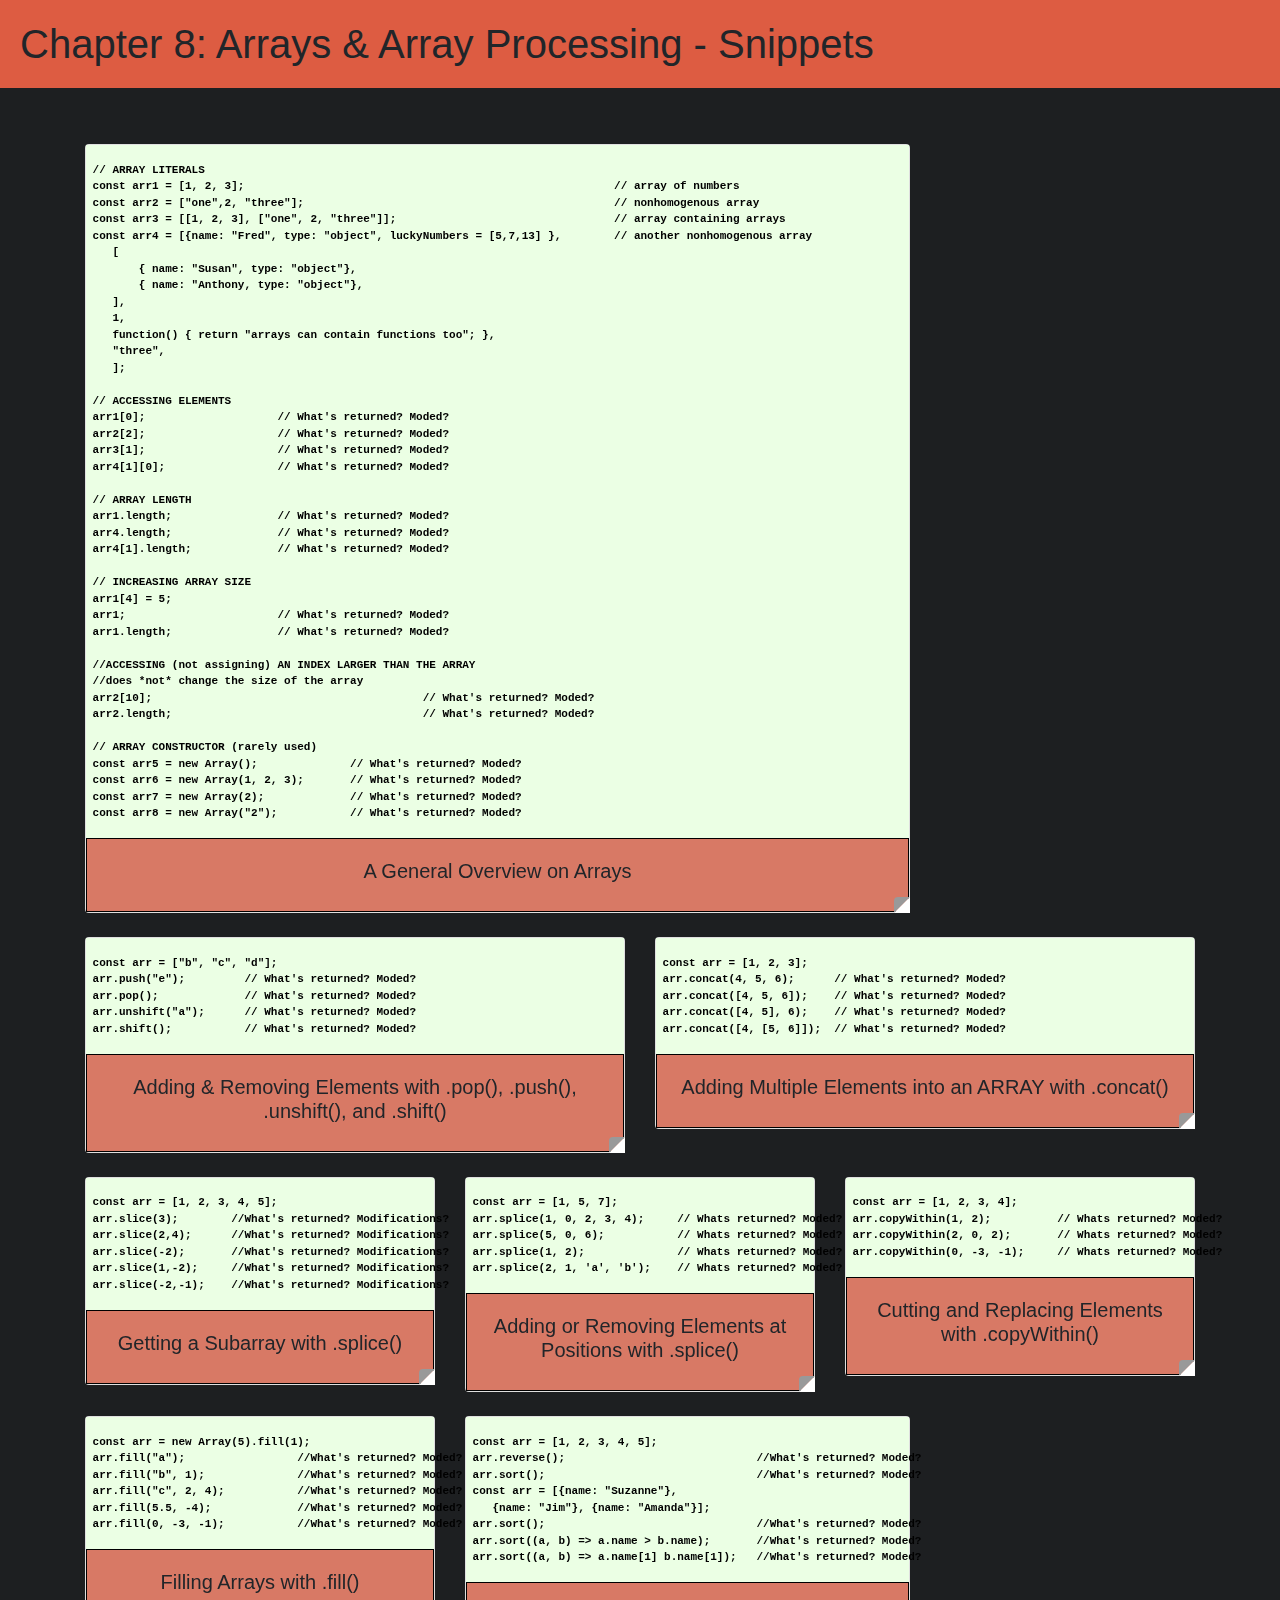
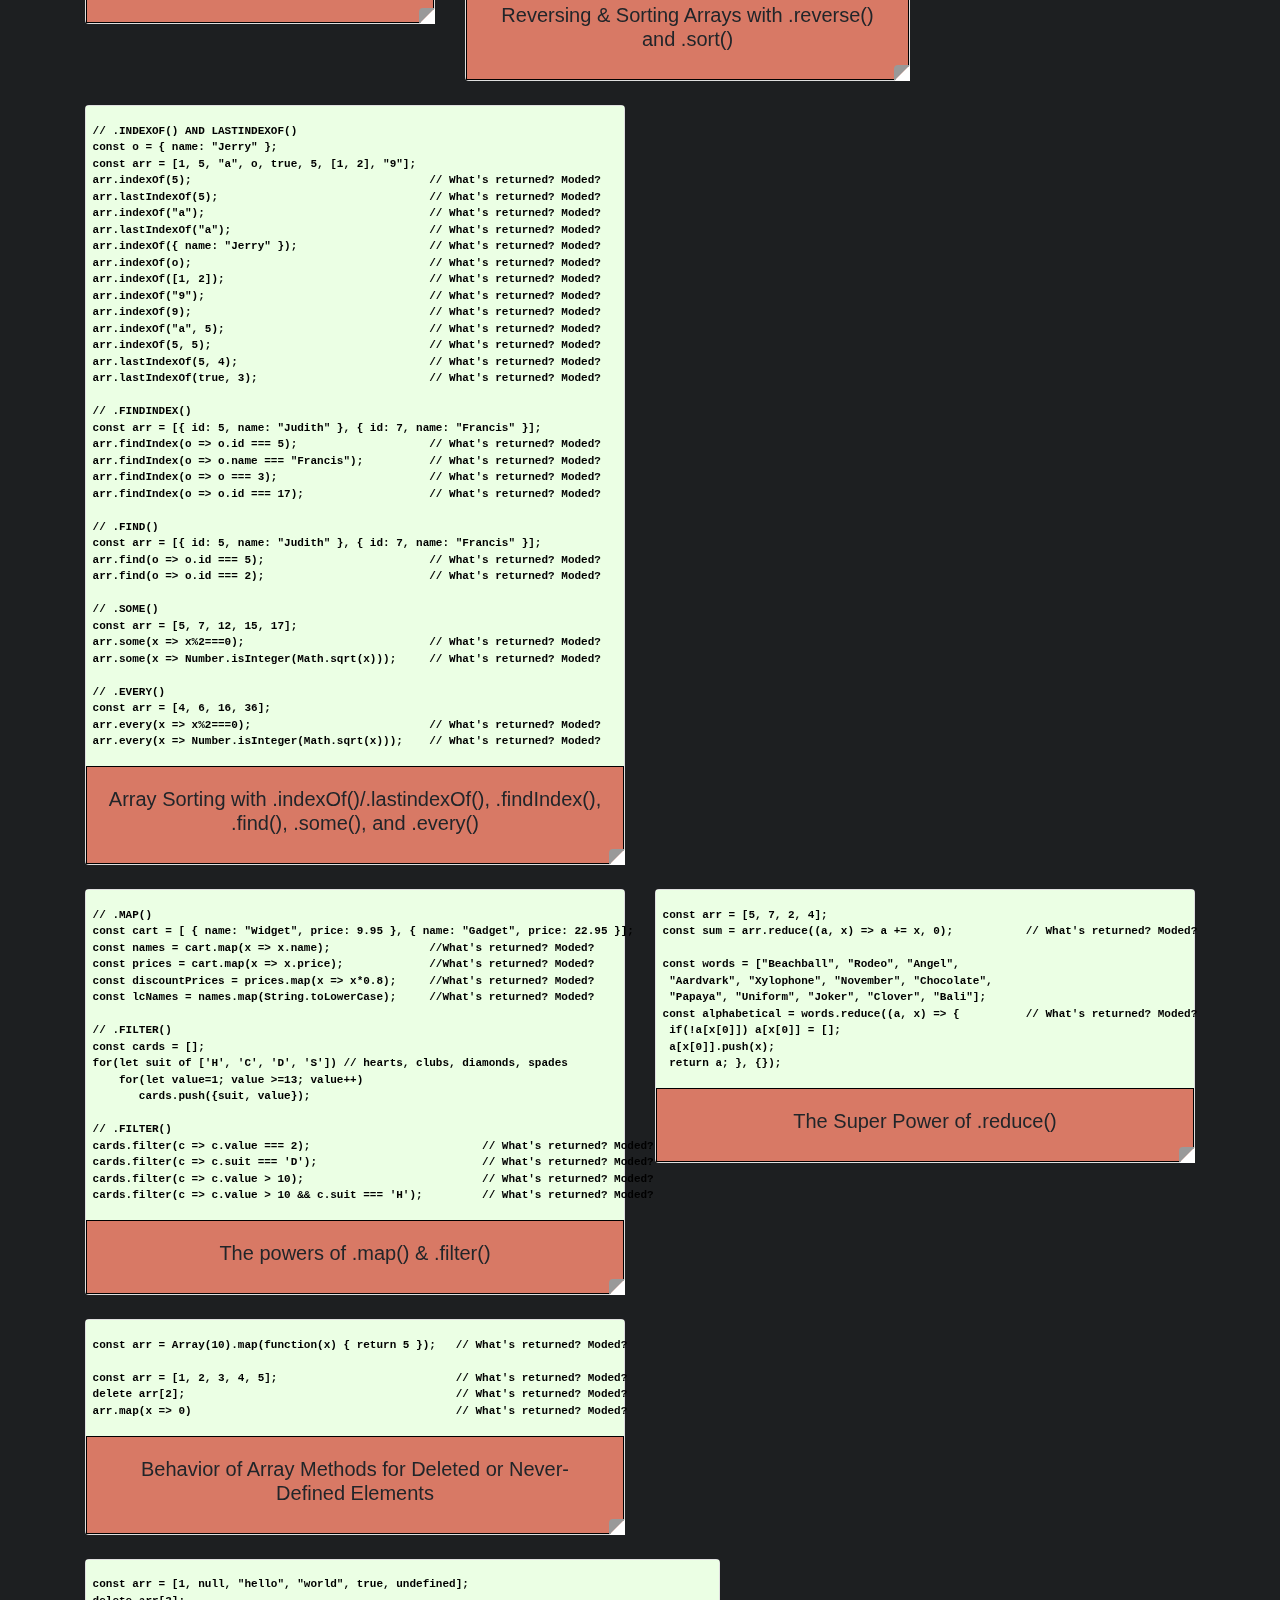
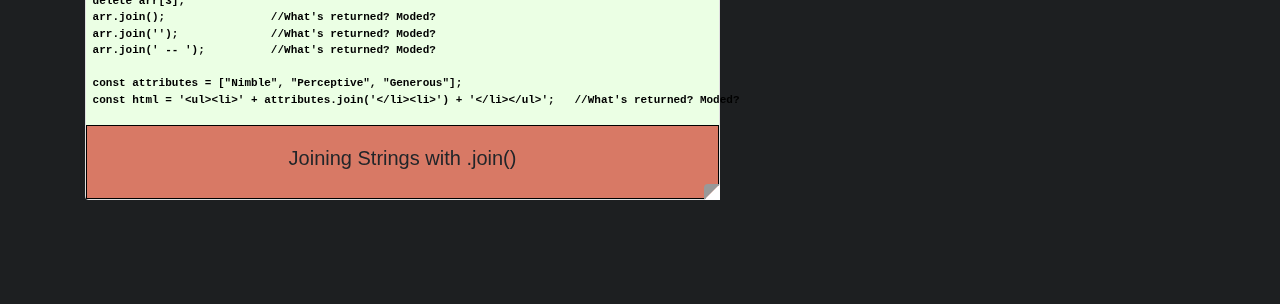
<file: ch8.html>
<!DOCTYPE html>
<html>
	<head>
		<link rel="stylesheet" href="styles.css">
        <link rel="stylesheet" href="https://cdnjs.cloudflare.com/ajax/libs/twitter-bootstrap/4.1.3/css/bootstrap.min.css">
        <link rel="stylesheet" href="https://cdnjs.cloudflare.com/ajax/libs/font-awesome/4.7.0/css/font-awesome.min.css">
    </head>
    <body style="background-color: #1d1f21">
        <h1 style="background-color: #dd5c42; padding:20px">Chapter 8: Arrays &amp; Array Processing - Snippets</h1>
        <div class="container">
            <div class="row">
                <div class="col-md-9">
				    <div class="flipcard">
				        <div class="flipcard-wrap">
				            <div class="card card-front">
                                <code class="snippet">
<!-- ----------------------------------> // ARRAY LITERALS 
<!-- ----------------------------------> const arr1 = [1, 2, 3];                                                        // array of numbers         
<!-- ----------------------------------> const arr2 = ["one",2, "three"];                                               // nonhomogenous array   
<!-- ----------------------------------> const arr3 = [[1, 2, 3], ["one", 2, "three"]];                                 // array containing arrays
<!-- ----------------------------------> const arr4 = [{name: "Fred", type: "object", luckyNumbers = [5,7,13] },        // another nonhomogenous array                                     
<!-- ---------------------------------->    [
<!-- ---------------------------------->        { name: "Susan", type: "object"},
<!-- ---------------------------------->        { name: "Anthony, type: "object"}, 
<!-- ---------------------------------->    ],  
<!-- ---------------------------------->    1,
<!-- ---------------------------------->    function() { return "arrays can contain functions too"; }, 
<!-- ---------------------------------->    "three",                                  
<!-- ---------------------------------->    ];
<!-- ---------------------------------->                                    
<!-- ----------------------------------> // ACCESSING ELEMENTS
<!-- ----------------------------------> arr1[0];                    // What's returned? Moded?
<!-- ----------------------------------> arr2[2];                    // What's returned? Moded?  
<!-- ----------------------------------> arr3[1];                    // What's returned? Moded?
<!-- ----------------------------------> arr4[1][0];                 // What's returned? Moded?
<!-- ---------------------------------->                                    
<!-- ----------------------------------> // ARRAY LENGTH                                  
<!-- ----------------------------------> arr1.length;                // What's returned? Moded?
<!-- ----------------------------------> arr4.length;                // What's returned? Moded?
<!-- ----------------------------------> arr4[1].length;             // What's returned? Moded?
<!-- ---------------------------------->                                    
<!-- ----------------------------------> // INCREASING ARRAY SIZE
<!-- ----------------------------------> arr1[4] = 5;                                                                   
<!-- ----------------------------------> arr1;                       // What's returned? Moded?
<!-- ----------------------------------> arr1.length;                // What's returned? Moded?   
<!-- ---------------------------------->                                    
<!-- ----------------------------------> //ACCESSING (not assigning) AN INDEX LARGER THAN THE ARRAY
<!-- ----------------------------------> //does *not* change the size of the array
<!-- ----------------------------------> arr2[10];                                         // What's returned? Moded?
<!-- ----------------------------------> arr2.length;                                      // What's returned? Moded?
<!-- ---------------------------------->                                    
<!-- ----------------------------------> // ARRAY CONSTRUCTOR (rarely used)
<!-- ----------------------------------> const arr5 = new Array();              // What's returned? Moded?
<!-- ----------------------------------> const arr6 = new Array(1, 2, 3);       // What's returned? Moded?                                 
<!-- ----------------------------------> const arr7 = new Array(2);             // What's returned? Moded?
<!-- ----------------------------------> const arr8 = new Array("2");           // What's returned? Moded?                                
                                </code>
								<div class="card-body ch8">
								    <h5>A General Overview on Arrays</h5>
								</div>
				            </div>
				            <div class="card card-back">
				                <div class="card-body">
								    <p>
                                        Nothing but us chickens
                                    </p>
				                </div>
				            </div>
				        </div>
				    </div>
				</div>
                <div class="col-md-6">
				    <div class="flipcard">
				        <div class="flipcard-wrap">
				            <div class="card card-front">
                                <code class="snippet">
<!-- ----------------------------------> const arr = ["b", "c", "d"]; 
<!-- ----------------------------------> arr.push("e");         // What's returned? Moded?                      
<!-- ----------------------------------> arr.pop();             // What's returned? Moded?   
<!-- ----------------------------------> arr.unshift("a");      // What's returned? Moded?
<!-- ----------------------------------> arr.shift();           // What's returned? Moded?                                    
                                </code>
								<div class="card-body ch8">
								    <h5>Adding &amp; Removing Elements with .pop(), .push(), .unshift(), and .shift()</h5>
								</div>
				            </div>
				            <div class="card card-back">
				                <div class="card-body">
								    <p>
                                        The methods .push() and .pop() respectively add and remove elements from the "back" (elements in index arr.length-1) of an array. The methods .unshift() and .shift() respectively alos add and remove elements but from the "front" (elements in index 0) of an array. Its important to note that these methods BOTH RETURNS VALUES AND MODIFIES ARRAYS 
                                    </p>
                                    <p>
                                       The method .push(x) returns the passed value 'x' and adds (EDITS) the passed value to the back of an array    
                                    </p>
                                    <p>
                                       The method .pop() returns the value in the back of the array and removes (EDITS) that value from the array    
                                    </p>
                                    <p>
                                       The method .unshift(x) returns the passed value 'x' and adds (EDITS) the passed value to the front of an array    
                                    </p>
                                    <p>
                                       The method .shift() returns the value in the front of the array and removes (EDITS) that value from the array    
                                    </p>
				                </div>
				            </div>
				        </div>
				    </div>
				</div>
                <div class="col-md-6">
				    <div class="flipcard">
				        <div class="flipcard-wrap">
				            <div class="card card-front">
                                <code class="snippet">
<!-- ----------------------------------> const arr = [1, 2, 3]; 
<!-- ----------------------------------> arr.concat(4, 5, 6);      // What's returned? Moded?                      
<!-- ----------------------------------> arr.concat([4, 5, 6]);    // What's returned? Moded?
<!-- ----------------------------------> arr.concat([4, 5], 6);    // What's returned? Moded?
<!-- ----------------------------------> arr.concat([4, [5, 6]]);  // What's returned? Moded? 
                                </code>
								<div class="card-body ch8">
								    <h5>Adding Multiple Elements into an ARRAY with .concat()</h5>
								</div>
				            </div>
				            <div class="card card-back">
				                <div class="card-body">
								    <p>
                                        The method .concat(x,y,z,...) ONLY RETURNS a copy af an array with a list of values passed to it added in the back of that copied array. The method is able to break apart arrays BUT NOT arrays in arrays as shown in the last two lines in the code snippet 
                                    </p>
				                </div>
				            </div>
				        </div>
				    </div>
				</div>
            </div>
            <div class="row">
                <div class="col-md-4">
				    <div class="flipcard">
				        <div class="flipcard-wrap">
				            <div class="card card-front">
                                <code class="snippet">
<!-- ----------------------------------> const arr = [1, 2, 3, 4, 5]; 
<!-- ----------------------------------> arr.slice(3);        //What's returned? Modifications?     
<!-- ----------------------------------> arr.slice(2,4);      //What's returned? Modifications?
<!-- ----------------------------------> arr.slice(-2);       //What's returned? Modifications?
<!-- ----------------------------------> arr.slice(1,-2);     //What's returned? Modifications?                         
<!-- ----------------------------------> arr.slice(-2,-1);    //What's returned? Modifications?
                                </code>
								<div class="card-body ch8">
								    <h5>Getting a Subarray with .splice()</h5>
								</div>
				            </div>
				            <div class="card card-back">
				                <div class="card-body">
								    <p>
                                        Notes Here
                                    </p>
				                </div>
				            </div>
				        </div>
				    </div>
				</div>
                <div class="col-md-4">
				    <div class="flipcard">
				        <div class="flipcard-wrap">
				            <div class="card card-front">
                                <code class="snippet">
<!-- ----------------------------------> const arr = [1, 5, 7]; 
<!-- ----------------------------------> arr.splice(1, 0, 2, 3, 4);     // Whats returned? Moded?     
<!-- ----------------------------------> arr.splice(5, 0, 6);           // Whats returned? Moded?
<!-- ----------------------------------> arr.splice(1, 2);              // Whats returned? Moded?
<!-- ----------------------------------> arr.splice(2, 1, 'a', 'b');    // Whats returned? Moded?                                     
                                </code>
								<div class="card-body ch8">
								    <h5>Adding or Removing Elements at Positions with .splice()</h5>
								</div>
				            </div>
				            <div class="card card-back">
				                <div class="card-body">
								    <p>
                                        Notes Here
                                    </p>
				                </div>
				            </div>
				        </div>
				    </div>
				</div>
                <div class="col-md-4">
				    <div class="flipcard">
				        <div class="flipcard-wrap">
				            <div class="card card-front">
                                <code class="snippet">
<!-- ----------------------------------> const arr = [1, 2, 3, 4]; 
<!-- ----------------------------------> arr.copyWithin(1, 2);          // Whats returned? Moded?      
<!-- ----------------------------------> arr.copyWithin(2, 0, 2);       // Whats returned? Moded?    
<!-- ----------------------------------> arr.copyWithin(0, -3, -1);     // Whats returned? Moded? 
                                </code>
								<div class="card-body ch8">
								    <h5>Cutting and Replacing Elements with .copyWithin()</h5>
								</div>
				            </div>
				            <div class="card card-back">
				                <div class="card-body">
								    <p>
                                        Notes Here
                                    </p>
				                </div>
				            </div>
				        </div>
				    </div>
				</div>
            </div>
            <div class="row">
                <div class="col-md-4">
				    <div class="flipcard">
				        <div class="flipcard-wrap">
				            <div class="card card-front">
                                <code class="snippet">
<!-- ----------------------------------> const arr = new Array(5).fill(1); 
<!-- ----------------------------------> arr.fill("a");                 //What's returned? Moded?      
<!-- ----------------------------------> arr.fill("b", 1);              //What's returned? Moded?    
<!-- ----------------------------------> arr.fill("c", 2, 4);           //What's returned? Moded? 
<!-- ----------------------------------> arr.fill(5.5, -4);             //What's returned? Moded?                                     
<!-- ----------------------------------> arr.fill(0, -3, -1);           //What's returned? Moded?   
                                </code>
								<div class="card-body ch8">
								    <h5>Filling Arrays with .fill()</h5>
								</div>
				            </div>
				            <div class="card card-back">
				                <div class="card-body">
								    <p>
                                        Notes Here
                                    </p>
				                </div>
				            </div>
				        </div>
				    </div>
				</div>
                <div class="col-md-5">
				    <div class="flipcard">
				        <div class="flipcard-wrap">
				            <div class="card card-front">
                                <code class="snippet">
<!-- ----------------------------------> const arr = [1, 2, 3, 4, 5]; 
<!-- ----------------------------------> arr.reverse();                             //What's returned? Moded?                  
<!-- ----------------------------------> arr.sort();                                //What's returned? Moded?
<!-- ----------------------------------> const arr = [{name: "Suzanne"},
<!-- ---------------------------------->    {name: "Jim"}, {name: "Amanda"}];                                     
<!-- ----------------------------------> arr.sort();                                //What's returned? Moded?   
<!-- ----------------------------------> arr.sort((a, b) => a.name > b.name);       //What's returned? Moded?
<!-- ----------------------------------> arr.sort((a, b) => a.name[1] b.name[1]);   //What's returned? Moded?                                  
                                </code>
								<div class="card-body ch8">
								    <h5>Reversing &amp; Sorting Arrays with .reverse() and .sort()</h5>
								</div>
				            </div>
				            <div class="card card-back">
				                <div class="card-body">
								    <p>
                                        Notes Here
                                    </p>
				                </div>
				            </div>
				        </div>
				    </div>
				</div>
                <div class="col-md-6">
				    <div class="flipcard">
				        <div class="flipcard-wrap">
				            <div class="card card-front">
                                <code class="snippet">
<!-- ----------------------------------> // .INDEXOF() AND LASTINDEXOF()                                    
<!-- ----------------------------------> const o = { name: "Jerry" };
<!-- ----------------------------------> const arr = [1, 5, "a", o, true, 5, [1, 2], "9"];
<!-- ----------------------------------> arr.indexOf(5);                                    // What's returned? Moded?
<!-- ----------------------------------> arr.lastIndexOf(5);                                // What's returned? Moded?
<!-- ----------------------------------> arr.indexOf("a");                                  // What's returned? Moded?
<!-- ----------------------------------> arr.lastIndexOf("a");                              // What's returned? Moded?
<!-- ----------------------------------> arr.indexOf({ name: "Jerry" });                    // What's returned? Moded?
<!-- ----------------------------------> arr.indexOf(o);                                    // What's returned? Moded?
<!-- ----------------------------------> arr.indexOf([1, 2]);                               // What's returned? Moded?
<!-- ----------------------------------> arr.indexOf("9");                                  // What's returned? Moded?
<!-- ----------------------------------> arr.indexOf(9);                                    // What's returned? Moded?
<!-- ----------------------------------> arr.indexOf("a", 5);                               // What's returned? Moded?
<!-- ----------------------------------> arr.indexOf(5, 5);                                 // What's returned? Moded?
<!-- ----------------------------------> arr.lastIndexOf(5, 4);                             // What's returned? Moded?
<!-- ----------------------------------> arr.lastIndexOf(true, 3);                          // What's returned? Moded?
<!-- ----------------------------------> 
<!-- ----------------------------------> // .FINDINDEX()                                   
<!-- ----------------------------------> const arr = [{ id: 5, name: "Judith" }, { id: 7, name: "Francis" }];
<!-- ----------------------------------> arr.findIndex(o => o.id === 5);                    // What's returned? Moded?
<!-- ----------------------------------> arr.findIndex(o => o.name === "Francis");          // What's returned? Moded?
<!-- ----------------------------------> arr.findIndex(o => o === 3);                       // What's returned? Moded?
<!-- ----------------------------------> arr.findIndex(o => o.id === 17);                   // What's returned? Moded?
<!-- ---------------------------------->  
<!-- ----------------------------------> // .FIND()                                   
<!-- ----------------------------------> const arr = [{ id: 5, name: "Judith" }, { id: 7, name: "Francis" }];
<!-- ----------------------------------> arr.find(o => o.id === 5);                         // What's returned? Moded?
<!-- ----------------------------------> arr.find(o => o.id === 2);                         // What's returned? Moded?
<!-- ---------------------------------->   
<!-- ----------------------------------> // .SOME()                                  
<!-- ----------------------------------> const arr = [5, 7, 12, 15, 17];
<!-- ----------------------------------> arr.some(x => x%2===0);                            // What's returned? Moded?
<!-- ----------------------------------> arr.some(x => Number.isInteger(Math.sqrt(x)));     // What's returned? Moded?
<!-- ---------------------------------->   
<!-- ----------------------------------> // .EVERY()                                   
<!-- ----------------------------------> const arr = [4, 6, 16, 36];
<!-- ----------------------------------> arr.every(x => x%2===0);                           // What's returned? Moded? 
<!-- ----------------------------------> arr.every(x => Number.isInteger(Math.sqrt(x)));    // What's returned? Moded?                                    
                                </code>
								<div class="card-body ch8">
								    <h5>Array Sorting with .indexOf()/.lastindexOf(), .findIndex(), .find(), .some(), and .every()</h5>
								</div>
				            </div>
				            <div class="card card-back">
				                <div class="card-body">
								    <p>
                                        Notes Here
                                    </p>
				                </div>
				            </div>
				        </div>
				    </div>
				</div>
            </div>
            <div class="row">
                <div class="col-md-6">
				    <div class="flipcard">
				        <div class="flipcard-wrap">
				            <div class="card card-front">
                                <code class="snippet">
<!-- ----------------------------------> // .MAP()                                    
<!-- ----------------------------------> const cart = [ { name: "Widget", price: 9.95 }, { name: "Gadget", price: 22.95 }];
<!-- ----------------------------------> const names = cart.map(x => x.name);               //What's returned? Moded?
<!-- ----------------------------------> const prices = cart.map(x => x.price);             //What's returned? Moded?
<!-- ----------------------------------> const discountPrices = prices.map(x => x*0.8);     //What's returned? Moded?
<!-- ----------------------------------> const lcNames = names.map(String.toLowerCase);     //What's returned? Moded?
<!-- ---------------------------------->
<!-- ----------------------------------> // .FILTER()                                   
<!-- ----------------------------------> const cards = [];
<!-- ----------------------------------> for(let suit of ['H', 'C', 'D', 'S']) // hearts, clubs, diamonds, spades
<!-- ---------------------------------->     for(let value=1; value &gt;=13; value++)
<!-- ---------------------------------->        cards.push({suit, value});
<!-- ---------------------------------->   
<!-- ----------------------------------> // .FILTER()                                   
<!-- ----------------------------------> cards.filter(c => c.value === 2);                          // What's returned? Moded? 
<!-- ----------------------------------> cards.filter(c => c.suit === 'D');                         // What's returned? Moded? 
<!-- ----------------------------------> cards.filter(c => c.value > 10);                           // What's returned? Moded? 
<!-- ----------------------------------> cards.filter(c => c.value > 10 &amp;&amp; c.suit === 'H');         // What's returned? Moded?                                  
                                </code>
								<div class="card-body ch8">
								    <h5>The powers of .map() &amp; .filter()</h5>
								</div>
				            </div>
				            <div class="card card-back">
				                <div class="card-body">
								    <p>
                                        Notes Here
                                    </p>
				                </div>
				            </div>
				        </div>
				    </div>
				</div>
                <div class="col-md-6">
				    <div class="flipcard">
				        <div class="flipcard-wrap">
				            <div class="card card-front">
                                <code class="snippet">
<!-- ----------------------------------> const arr = [5, 7, 2, 4];
<!-- ----------------------------------> const sum = arr.reduce((a, x) => a += x, 0);           // What's returned? Moded?
<!-- ---------------------------------->                                     
<!-- ----------------------------------> const words = ["Beachball", "Rodeo", "Angel",
<!-- ---------------------------------->  "Aardvark", "Xylophone", "November", "Chocolate",
<!-- ---------------------------------->  "Papaya", "Uniform", "Joker", "Clover", "Bali"];
<!-- ----------------------------------> const alphabetical = words.reduce((a, x) => {          // What's returned? Moded?
<!-- ---------------------------------->  if(!a[x[0]]) a[x[0]] = [];
<!-- ---------------------------------->  a[x[0]].push(x);
<!-- ---------------------------------->  return a; }, {});                                    
                                </code>
								<div class="card-body ch8">
								    <h5>The Super Power of .reduce()</h5>
								</div>
				            </div>
				            <div class="card card-back">
				                <div class="card-body">
								    <p>
                                        Notes Here
                                    </p>
				                </div>
				            </div>
				        </div>
				    </div>
				</div>
                <div class="col-md-6">
				    <div class="flipcard">
				        <div class="flipcard-wrap">
				            <div class="card card-front">
                                <code class="snippet">
<!-- ----------------------------------> const arr = Array(10).map(function(x) { return 5 });   // What's returned? Moded? 
<!-- ---------------------------------->       
<!-- ----------------------------------> const arr = [1, 2, 3, 4, 5];                           // What's returned? Moded?   
<!-- ----------------------------------> delete arr[2];                                         // What's returned? Moded?
<!-- ----------------------------------> arr.map(x => 0)                                        // What's returned? Moded?                                    
                                </code>
								<div class="card-body ch8">
								    <h5>Behavior of Array Methods for Deleted or Never-Defined Elements</h5>
								</div>
				            </div>
				            <div class="card card-back">
				                <div class="card-body">
								    <p>
                                        Notes Here
                                    </p>
				                </div>
				            </div>
				        </div>
				    </div>
				</div>
            </div>
            <div class="row">
                <div class="col-md-7">
				    <div class="flipcard">
				        <div class="flipcard-wrap">
				            <div class="card card-front">
                                <code class="snippet">
<!-- ----------------------------------> const arr = [1, null, "hello", "world", true, undefined];
<!-- ----------------------------------> delete arr[3];
<!-- ----------------------------------> arr.join();                //What's returned? Moded? 
<!-- ----------------------------------> arr.join('');              //What's returned? Moded? 
<!-- ----------------------------------> arr.join(' -- ');          //What's returned? Moded? 
<!-- ---------------------------------->                                     
<!-- ----------------------------------> const attributes = ["Nimble", "Perceptive", "Generous"];
<!-- ----------------------------------> const html = '&lt;ul>&lt;li>' + attributes.join('&lt;/li>&lt;li>') + '&lt;/li>&lt;/ul>';   //What's returned? Moded?                                  
                                </code>
								<div class="card-body ch8">
								    <h5>Joining Strings with .join()</h5>
								</div>
				            </div>
				            <div class="card card-back">
				                <div class="card-body">
								    <p>
                                        Notes Here
                                    </p>
				                </div>
				            </div>
				        </div>
				    </div>
				</div>
            </div>
        </div>     
    </body>
</html>
</file>
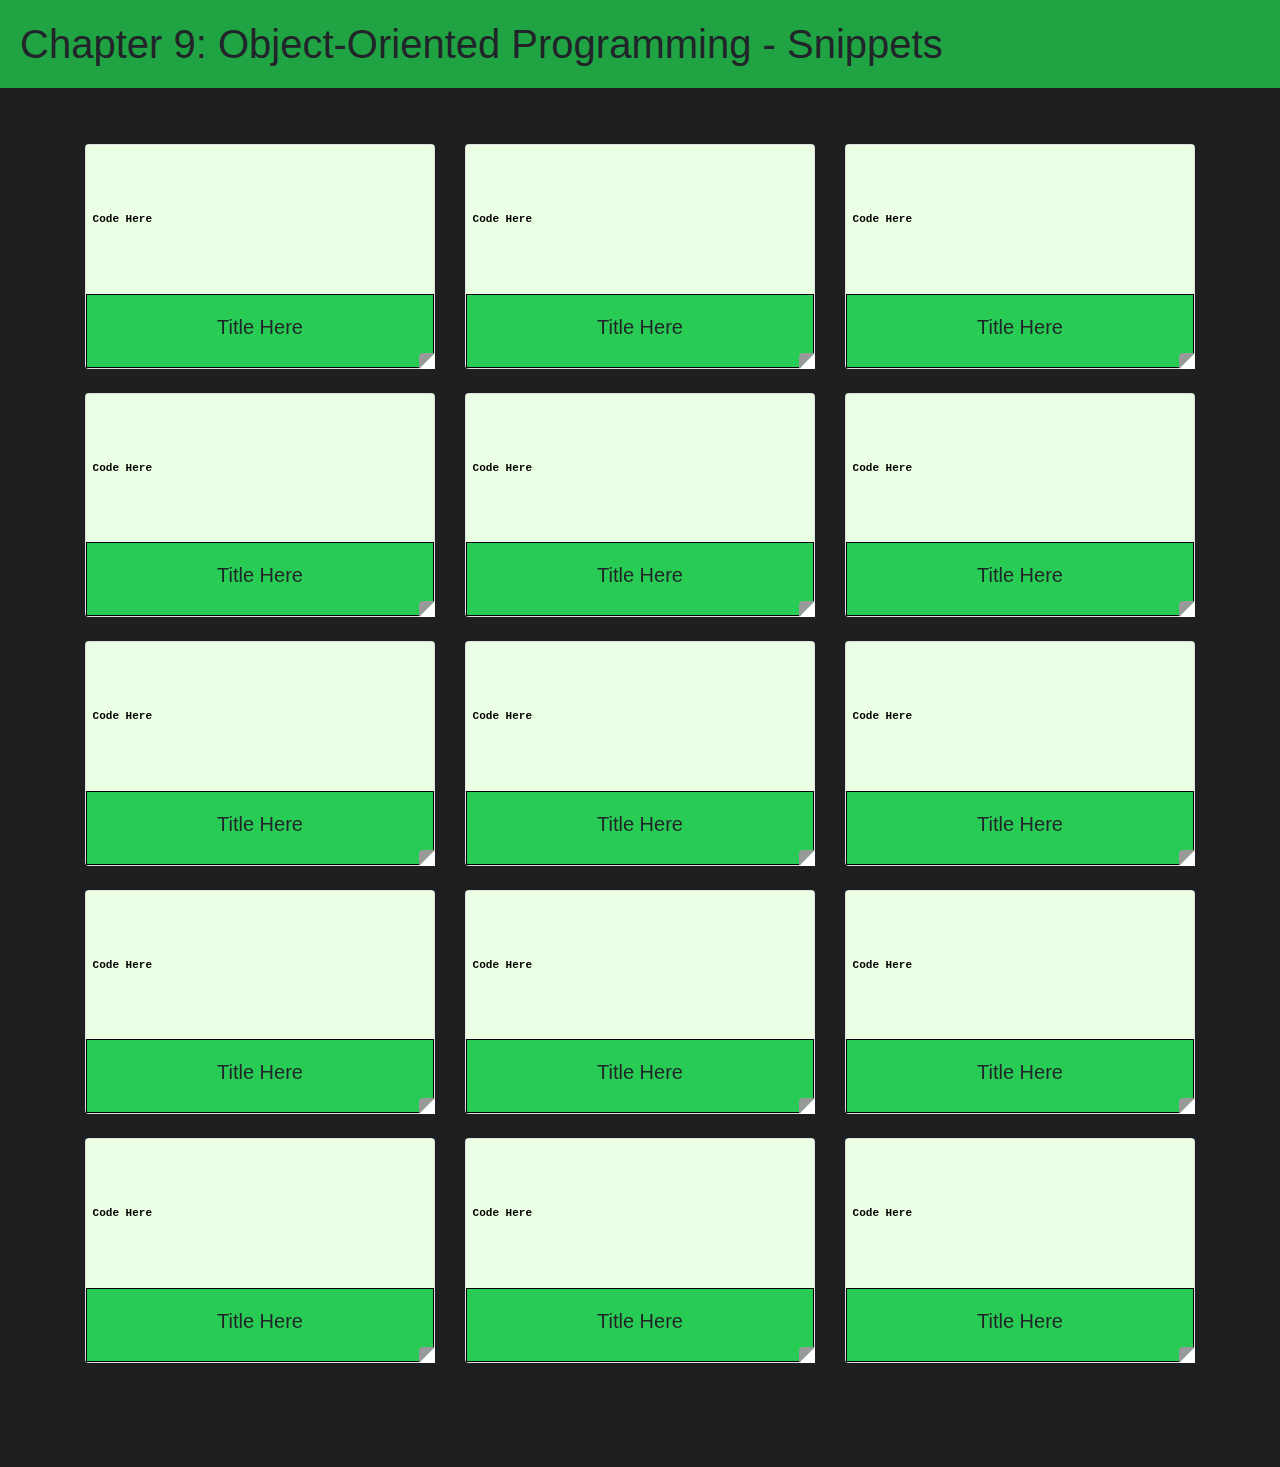
<file: ch9.html>
<!DOCTYPE html>
<html>
	<head>
		<link rel="stylesheet" href="styles.css">
        <link rel="stylesheet" href="https://cdnjs.cloudflare.com/ajax/libs/twitter-bootstrap/4.1.3/css/bootstrap.min.css">
        <link rel="stylesheet" href="https://cdnjs.cloudflare.com/ajax/libs/font-awesome/4.7.0/css/font-awesome.min.css">
    </head>
    <body style="background-color: #1d1f21">
        <h1 style="background-color: #20a343; padding:20px">Chapter 9: Object-Oriented Programming - Snippets</h1>
        <div class="container">
            <div class="row">
                <div class="col-md-4">
				    <div class="flipcard">
				        <div class="flipcard-wrap">
				            <div class="card card-front">
                                <code class="snippet">
<!-- ----------------------------------> 
<!-- ---------------------------------->      
<!-- ---------------------------------->    
<!-- ----------------------------------> Code Here
<!-- ---------------------------------->                                      
<!-- ---------------------------------->    
<!-- ----------------------------------> 
                                </code>
								<div class="card-body ch9">
								    <h5>Title Here</h5>
								</div>
				            </div>
				            <div class="card card-back">
				                <div class="card-body">
								    <p>
                                        Notes Here
                                    </p>
				                </div>
				            </div>
				        </div>
				    </div>
				</div>
                <div class="col-md-4">
				    <div class="flipcard">
				        <div class="flipcard-wrap">
				            <div class="card card-front">
                                <code class="snippet">
<!-- ----------------------------------> 
<!-- ---------------------------------->      
<!-- ---------------------------------->    
<!-- ----------------------------------> Code Here
<!-- ---------------------------------->                                      
<!-- ---------------------------------->    
<!-- ----------------------------------> 
                                </code>
								<div class="card-body ch9">
								    <h5>Title Here</h5>
								</div>
				            </div>
				            <div class="card card-back">
				                <div class="card-body">
								    <p>
                                        Notes Here
                                    </p>
				                </div>
				            </div>
				        </div>
				    </div>
				</div>
                <div class="col-md-4">
				    <div class="flipcard">
				        <div class="flipcard-wrap">
				            <div class="card card-front">
                                <code class="snippet">
<!-- ----------------------------------> 
<!-- ---------------------------------->      
<!-- ---------------------------------->    
<!-- ----------------------------------> Code Here
<!-- ---------------------------------->                                      
<!-- ---------------------------------->    
<!-- ----------------------------------> 
                                </code>
								<div class="card-body ch9">
								    <h5>Title Here</h5>
								</div>
				            </div>
				            <div class="card card-back">
				                <div class="card-body">
								    <p>
                                        Notes Here
                                    </p>
				                </div>
				            </div>
				        </div>
				    </div>
				</div>
            </div>
            <div class="row">
                <div class="col-md-4">
				    <div class="flipcard">
				        <div class="flipcard-wrap">
				            <div class="card card-front">
                                <code class="snippet">
<!-- ----------------------------------> 
<!-- ---------------------------------->      
<!-- ---------------------------------->    
<!-- ----------------------------------> Code Here
<!-- ---------------------------------->                                      
<!-- ---------------------------------->    
<!-- ----------------------------------> 
                                </code>
								<div class="card-body ch9">
								    <h5>Title Here</h5>
								</div>
				            </div>
				            <div class="card card-back">
				                <div class="card-body">
								    <p>
                                        Notes Here
                                    </p>
				                </div>
				            </div>
				        </div>
				    </div>
				</div>
                <div class="col-md-4">
				    <div class="flipcard">
				        <div class="flipcard-wrap">
				            <div class="card card-front">
                                <code class="snippet">
<!-- ----------------------------------> 
<!-- ---------------------------------->      
<!-- ---------------------------------->    
<!-- ----------------------------------> Code Here
<!-- ---------------------------------->                                      
<!-- ---------------------------------->    
<!-- ----------------------------------> 
                                </code>
								<div class="card-body ch9">
								    <h5>Title Here</h5>
								</div>
				            </div>
				            <div class="card card-back">
				                <div class="card-body">
								    <p>
                                        Notes Here
                                    </p>
				                </div>
				            </div>
				        </div>
				    </div>
				</div>
                <div class="col-md-4">
				    <div class="flipcard">
				        <div class="flipcard-wrap">
				            <div class="card card-front">
                                <code class="snippet">
<!-- ----------------------------------> 
<!-- ---------------------------------->      
<!-- ---------------------------------->    
<!-- ----------------------------------> Code Here
<!-- ---------------------------------->                                      
<!-- ---------------------------------->    
<!-- ----------------------------------> 
                                </code>
								<div class="card-body ch9">
								    <h5>Title Here</h5>
								</div>
				            </div>
				            <div class="card card-back">
				                <div class="card-body">
								    <p>
                                        Notes Here
                                    </p>
				                </div>
				            </div>
				        </div>
				    </div>
				</div>
            </div>
            <div class="row">
                <div class="col-md-4">
				    <div class="flipcard">
				        <div class="flipcard-wrap">
				            <div class="card card-front">
                                <code class="snippet">
<!-- ----------------------------------> 
<!-- ---------------------------------->      
<!-- ---------------------------------->    
<!-- ----------------------------------> Code Here
<!-- ---------------------------------->                                      
<!-- ---------------------------------->    
<!-- ----------------------------------> 
                                </code>
								<div class="card-body ch9">
								    <h5>Title Here</h5>
								</div>
				            </div>
				            <div class="card card-back">
				                <div class="card-body">
								    <p>
                                        Notes Here
                                    </p>
				                </div>
				            </div>
				        </div>
				    </div>
				</div>
                <div class="col-md-4">
				    <div class="flipcard">
				        <div class="flipcard-wrap">
				            <div class="card card-front">
                                <code class="snippet">
<!-- ----------------------------------> 
<!-- ---------------------------------->      
<!-- ---------------------------------->    
<!-- ----------------------------------> Code Here
<!-- ---------------------------------->                                      
<!-- ---------------------------------->    
<!-- ----------------------------------> 
                                </code>
								<div class="card-body ch9">
								    <h5>Title Here</h5>
								</div>
				            </div>
				            <div class="card card-back">
				                <div class="card-body">
								    <p>
                                        Notes Here
                                    </p>
				                </div>
				            </div>
				        </div>
				    </div>
				</div>
                <div class="col-md-4">
				    <div class="flipcard">
				        <div class="flipcard-wrap">
				            <div class="card card-front">
                                <code class="snippet">
<!-- ----------------------------------> 
<!-- ---------------------------------->      
<!-- ---------------------------------->    
<!-- ----------------------------------> Code Here
<!-- ---------------------------------->                                      
<!-- ---------------------------------->    
<!-- ----------------------------------> 
                                </code>
								<div class="card-body ch9">
								    <h5>Title Here</h5>
								</div>
				            </div>
				            <div class="card card-back">
				                <div class="card-body">
								    <p>
                                        Notes Here
                                    </p>
				                </div>
				            </div>
				        </div>
				    </div>
				</div>
            </div>
            <div class="row">
                <div class="col-md-4">
				    <div class="flipcard">
				        <div class="flipcard-wrap">
				            <div class="card card-front">
                                <code class="snippet">
<!-- ----------------------------------> 
<!-- ---------------------------------->      
<!-- ---------------------------------->    
<!-- ----------------------------------> Code Here
<!-- ---------------------------------->                                      
<!-- ---------------------------------->    
<!-- ----------------------------------> 
                                </code>
								<div class="card-body ch9">
								    <h5>Title Here</h5>
								</div>
				            </div>
				            <div class="card card-back">
				                <div class="card-body">
								    <p>
                                        Notes Here
                                    </p>
				                </div>
				            </div>
				        </div>
				    </div>
				</div>
                <div class="col-md-4">
				    <div class="flipcard">
				        <div class="flipcard-wrap">
				            <div class="card card-front">
                                <code class="snippet">
<!-- ----------------------------------> 
<!-- ---------------------------------->      
<!-- ---------------------------------->    
<!-- ----------------------------------> Code Here
<!-- ---------------------------------->                                      
<!-- ---------------------------------->    
<!-- ----------------------------------> 
                                </code>
								<div class="card-body ch9">
								    <h5>Title Here</h5>
								</div>
				            </div>
				            <div class="card card-back">
				                <div class="card-body">
								    <p>
                                        Notes Here
                                    </p>
				                </div>
				            </div>
				        </div>
				    </div>
				</div>
                <div class="col-md-4">
				    <div class="flipcard">
				        <div class="flipcard-wrap">
				            <div class="card card-front">
                                <code class="snippet">
<!-- ----------------------------------> 
<!-- ---------------------------------->      
<!-- ---------------------------------->    
<!-- ----------------------------------> Code Here
<!-- ---------------------------------->                                      
<!-- ---------------------------------->    
<!-- ----------------------------------> 
                                </code>
								<div class="card-body ch9">
								    <h5>Title Here</h5>
								</div>
				            </div>
				            <div class="card card-back">
				                <div class="card-body">
								    <p>
                                        Notes Here
                                    </p>
				                </div>
				            </div>
				        </div>
				    </div>
				</div>
            </div>
            <div class="row">
                <div class="col-md-4">
				    <div class="flipcard">
				        <div class="flipcard-wrap">
				            <div class="card card-front">
                                <code class="snippet">
<!-- ----------------------------------> 
<!-- ---------------------------------->      
<!-- ---------------------------------->    
<!-- ----------------------------------> Code Here
<!-- ---------------------------------->                                      
<!-- ---------------------------------->    
<!-- ----------------------------------> 
                                </code>
								<div class="card-body ch9">
								    <h5>Title Here</h5>
								</div>
				            </div>
				            <div class="card card-back">
				                <div class="card-body">
								    <p>
                                        Notes Here
                                    </p>
				                </div>
				            </div>
				        </div>
				    </div>
				</div>
                <div class="col-md-4">
				    <div class="flipcard">
				        <div class="flipcard-wrap">
				            <div class="card card-front">
                                <code class="snippet">
<!-- ----------------------------------> 
<!-- ---------------------------------->      
<!-- ---------------------------------->    
<!-- ----------------------------------> Code Here
<!-- ---------------------------------->                                      
<!-- ---------------------------------->    
<!-- ----------------------------------> 
                                </code>
								<div class="card-body ch9">
								    <h5>Title Here</h5>
								</div>
				            </div>
				            <div class="card card-back">
				                <div class="card-body">
								    <p>
                                        Notes Here
                                    </p>
				                </div>
				            </div>
				        </div>
				    </div>
				</div>
                <div class="col-md-4">
				    <div class="flipcard">
				        <div class="flipcard-wrap">
				            <div class="card card-front">
                                <code class="snippet">
<!-- ----------------------------------> 
<!-- ---------------------------------->      
<!-- ---------------------------------->    
<!-- ----------------------------------> Code Here
<!-- ---------------------------------->                                      
<!-- ---------------------------------->    
<!-- ----------------------------------> 
                                </code>
								<div class="card-body ch9">
								    <h5>Title Here</h5>
								</div>
				            </div>
				            <div class="card card-back">
				                <div class="card-body">
								    <p>
                                        Notes Here
                                    </p>
				                </div>
				            </div>
				        </div>
				    </div>
				</div>
            </div>
        </div>    
    </body>
</html>
</file>
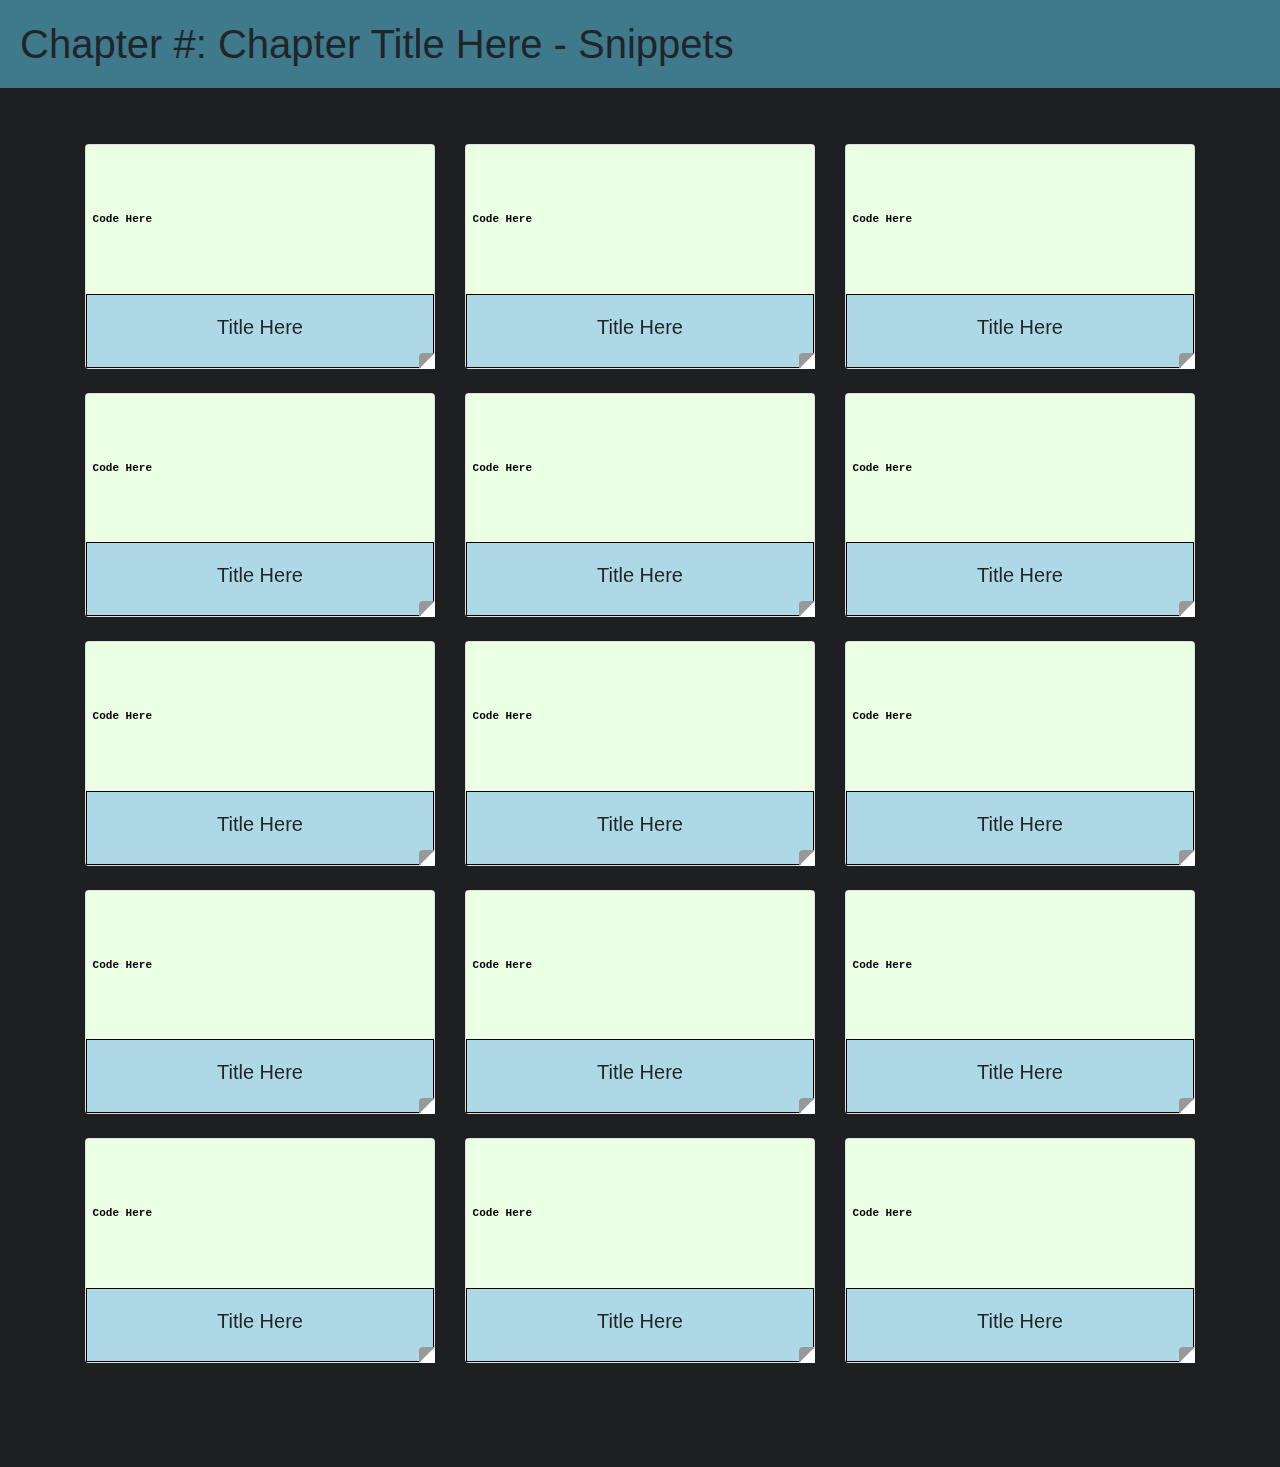
<file: template.html>
<!DOCTYPE html>
<html>
	<head>
		<link rel="stylesheet" href="styles.css">
        <link rel="stylesheet" href="https://cdnjs.cloudflare.com/ajax/libs/twitter-bootstrap/4.1.3/css/bootstrap.min.css">
        <link rel="stylesheet" href="https://cdnjs.cloudflare.com/ajax/libs/font-awesome/4.7.0/css/font-awesome.min.css">
    </head>
    <body style="background-color: #1d1f21">
        <h1 style="background-color: #3f798c; padding:20px">Chapter #: Chapter Title Here - Snippets</h1>
        <div class="container">
            <div class="row">
                <div class="col-md-4">
				    <div class="flipcard">
				        <div class="flipcard-wrap">
				            <div class="card card-front">
                                <code class="snippet">
<!-- ----------------------------------> 
<!-- ---------------------------------->      
<!-- ---------------------------------->    
<!-- ----------------------------------> Code Here
<!-- ---------------------------------->                                      
<!-- ---------------------------------->    
<!-- ----------------------------------> 
                                </code>
								<div class="card-body">
								    <h5>Title Here</h5>
								</div>
				            </div>
				            <div class="card card-back">
				                <div class="card-body">
								    <p>
                                        Notes Here
                                    </p>
				                </div>
				            </div>
				        </div>
				    </div>
				</div>
                <div class="col-md-4">
				    <div class="flipcard">
				        <div class="flipcard-wrap">
				            <div class="card card-front">
                                <code class="snippet">
<!-- ----------------------------------> 
<!-- ---------------------------------->      
<!-- ---------------------------------->    
<!-- ----------------------------------> Code Here
<!-- ---------------------------------->                                      
<!-- ---------------------------------->    
<!-- ----------------------------------> 
                                </code>
								<div class="card-body">
								    <h5>Title Here</h5>
								</div>
				            </div>
				            <div class="card card-back">
				                <div class="card-body">
								    <p>
                                        Notes Here
                                    </p>
				                </div>
				            </div>
				        </div>
				    </div>
				</div>
                <div class="col-md-4">
				    <div class="flipcard">
				        <div class="flipcard-wrap">
				            <div class="card card-front">
                                <code class="snippet">
<!-- ----------------------------------> 
<!-- ---------------------------------->      
<!-- ---------------------------------->    
<!-- ----------------------------------> Code Here
<!-- ---------------------------------->                                      
<!-- ---------------------------------->    
<!-- ----------------------------------> 
                                </code>
								<div class="card-body">
								    <h5>Title Here</h5>
								</div>
				            </div>
				            <div class="card card-back">
				                <div class="card-body">
								    <p>
                                        Notes Here
                                    </p>
				                </div>
				            </div>
				        </div>
				    </div>
				</div>
            </div>
            <div class="row">
                <div class="col-md-4">
				    <div class="flipcard">
				        <div class="flipcard-wrap">
				            <div class="card card-front">
                                <code class="snippet">
<!-- ----------------------------------> 
<!-- ---------------------------------->      
<!-- ---------------------------------->    
<!-- ----------------------------------> Code Here
<!-- ---------------------------------->                                      
<!-- ---------------------------------->    
<!-- ----------------------------------> 
                                </code>
								<div class="card-body">
								    <h5>Title Here</h5>
								</div>
				            </div>
				            <div class="card card-back">
				                <div class="card-body">
								    <p>
                                        Notes Here
                                    </p>
				                </div>
				            </div>
				        </div>
				    </div>
				</div>
                <div class="col-md-4">
				    <div class="flipcard">
				        <div class="flipcard-wrap">
				            <div class="card card-front">
                                <code class="snippet">
<!-- ----------------------------------> 
<!-- ---------------------------------->      
<!-- ---------------------------------->    
<!-- ----------------------------------> Code Here
<!-- ---------------------------------->                                      
<!-- ---------------------------------->    
<!-- ----------------------------------> 
                                </code>
								<div class="card-body">
								    <h5>Title Here</h5>
								</div>
				            </div>
				            <div class="card card-back">
				                <div class="card-body">
								    <p>
                                        Notes Here
                                    </p>
				                </div>
				            </div>
				        </div>
				    </div>
				</div>
                <div class="col-md-4">
				    <div class="flipcard">
				        <div class="flipcard-wrap">
				            <div class="card card-front">
                                <code class="snippet">
<!-- ----------------------------------> 
<!-- ---------------------------------->      
<!-- ---------------------------------->    
<!-- ----------------------------------> Code Here
<!-- ---------------------------------->                                      
<!-- ---------------------------------->    
<!-- ----------------------------------> 
                                </code>
								<div class="card-body">
								    <h5>Title Here</h5>
								</div>
				            </div>
				            <div class="card card-back">
				                <div class="card-body">
								    <p>
                                        Notes Here
                                    </p>
				                </div>
				            </div>
				        </div>
				    </div>
				</div>
            </div>
            <div class="row">
                <div class="col-md-4">
				    <div class="flipcard">
				        <div class="flipcard-wrap">
				            <div class="card card-front">
                                <code class="snippet">
<!-- ----------------------------------> 
<!-- ---------------------------------->      
<!-- ---------------------------------->    
<!-- ----------------------------------> Code Here
<!-- ---------------------------------->                                      
<!-- ---------------------------------->    
<!-- ----------------------------------> 
                                </code>
								<div class="card-body">
								    <h5>Title Here</h5>
								</div>
				            </div>
				            <div class="card card-back">
				                <div class="card-body">
								    <p>
                                        Notes Here
                                    </p>
				                </div>
				            </div>
				        </div>
				    </div>
				</div>
                <div class="col-md-4">
				    <div class="flipcard">
				        <div class="flipcard-wrap">
				            <div class="card card-front">
                                <code class="snippet">
<!-- ----------------------------------> 
<!-- ---------------------------------->      
<!-- ---------------------------------->    
<!-- ----------------------------------> Code Here
<!-- ---------------------------------->                                      
<!-- ---------------------------------->    
<!-- ----------------------------------> 
                                </code>
								<div class="card-body">
								    <h5>Title Here</h5>
								</div>
				            </div>
				            <div class="card card-back">
				                <div class="card-body">
								    <p>
                                        Notes Here
                                    </p>
				                </div>
				            </div>
				        </div>
				    </div>
				</div>
                <div class="col-md-4">
				    <div class="flipcard">
				        <div class="flipcard-wrap">
				            <div class="card card-front">
                                <code class="snippet">
<!-- ----------------------------------> 
<!-- ---------------------------------->      
<!-- ---------------------------------->    
<!-- ----------------------------------> Code Here
<!-- ---------------------------------->                                      
<!-- ---------------------------------->    
<!-- ----------------------------------> 
                                </code>
								<div class="card-body">
								    <h5>Title Here</h5>
								</div>
				            </div>
				            <div class="card card-back">
				                <div class="card-body">
								    <p>
                                        Notes Here
                                    </p>
				                </div>
				            </div>
				        </div>
				    </div>
				</div>
            </div>
            <div class="row">
                <div class="col-md-4">
				    <div class="flipcard">
				        <div class="flipcard-wrap">
				            <div class="card card-front">
                                <code class="snippet">
<!-- ----------------------------------> 
<!-- ---------------------------------->      
<!-- ---------------------------------->    
<!-- ----------------------------------> Code Here
<!-- ---------------------------------->                                      
<!-- ---------------------------------->    
<!-- ----------------------------------> 
                                </code>
								<div class="card-body">
								    <h5>Title Here</h5>
								</div>
				            </div>
				            <div class="card card-back">
				                <div class="card-body">
								    <p>
                                        Notes Here
                                    </p>
				                </div>
				            </div>
				        </div>
				    </div>
				</div>
                <div class="col-md-4">
				    <div class="flipcard">
				        <div class="flipcard-wrap">
				            <div class="card card-front">
                                <code class="snippet">
<!-- ----------------------------------> 
<!-- ---------------------------------->      
<!-- ---------------------------------->    
<!-- ----------------------------------> Code Here
<!-- ---------------------------------->                                      
<!-- ---------------------------------->    
<!-- ----------------------------------> 
                                </code>
								<div class="card-body">
								    <h5>Title Here</h5>
								</div>
				            </div>
				            <div class="card card-back">
				                <div class="card-body">
								    <p>
                                        Notes Here
                                    </p>
				                </div>
				            </div>
				        </div>
				    </div>
				</div>
                <div class="col-md-4">
				    <div class="flipcard">
				        <div class="flipcard-wrap">
				            <div class="card card-front">
                                <code class="snippet">
<!-- ----------------------------------> 
<!-- ---------------------------------->      
<!-- ---------------------------------->    
<!-- ----------------------------------> Code Here
<!-- ---------------------------------->                                      
<!-- ---------------------------------->    
<!-- ----------------------------------> 
                                </code>
								<div class="card-body">
								    <h5>Title Here</h5>
								</div>
				            </div>
				            <div class="card card-back">
				                <div class="card-body">
								    <p>
                                        Notes Here
                                    </p>
				                </div>
				            </div>
				        </div>
				    </div>
				</div>
            </div>
            <div class="row">
                <div class="col-md-4">
				    <div class="flipcard">
				        <div class="flipcard-wrap">
				            <div class="card card-front">
                                <code class="snippet">
<!-- ----------------------------------> 
<!-- ---------------------------------->      
<!-- ---------------------------------->    
<!-- ----------------------------------> Code Here
<!-- ---------------------------------->                                      
<!-- ---------------------------------->    
<!-- ----------------------------------> 
                                </code>
								<div class="card-body">
								    <h5>Title Here</h5>
								</div>
				            </div>
				            <div class="card card-back">
				                <div class="card-body">
								    <p>
                                        Notes Here
                                    </p>
				                </div>
				            </div>
				        </div>
				    </div>
				</div>
                <div class="col-md-4">
				    <div class="flipcard">
				        <div class="flipcard-wrap">
				            <div class="card card-front">
                                <code class="snippet">
<!-- ----------------------------------> 
<!-- ---------------------------------->      
<!-- ---------------------------------->    
<!-- ----------------------------------> Code Here
<!-- ---------------------------------->                                      
<!-- ---------------------------------->    
<!-- ----------------------------------> 
                                </code>
								<div class="card-body">
								    <h5>Title Here</h5>
								</div>
				            </div>
				            <div class="card card-back">
				                <div class="card-body">
								    <p>
                                        Notes Here
                                    </p>
				                </div>
				            </div>
				        </div>
				    </div>
				</div>
                <div class="col-md-4">
				    <div class="flipcard">
				        <div class="flipcard-wrap">
				            <div class="card card-front">
                                <code class="snippet">
<!-- ----------------------------------> 
<!-- ---------------------------------->      
<!-- ---------------------------------->    
<!-- ----------------------------------> Code Here
<!-- ---------------------------------->                                      
<!-- ---------------------------------->    
<!-- ----------------------------------> 
                                </code>
								<div class="card-body">
								    <h5>Title Here</h5>
								</div>
				            </div>
				            <div class="card card-back">
				                <div class="card-body">
								    <p>
                                        Notes Here
                                    </p>
				                </div>
				            </div>
				        </div>
				    </div>
				</div>
            </div>
        </div>
    </body>
</html>
</file>
<file: styles.css>
.container {
  padding-top: 3rem;
  padding-bottom: 5rem;
  background-color:#1d1f21;
}
.card-body {
    background-color: lightblue;
    border: 1px solid black;
}
.ch8 {
    background-color: #d87965;
    border: 1px solid black;
}
.ch9 {
    background-color: #28cc54;
    border: 1px solid black;
}
.ch10 {
    background-color: #e579f5;
    border: 1px solid black;
}
.ch11 {
    background-color: #ffab1a;
    border: 1px solid black;
}
.ch12 {
    background-color: #33dcca;
    border: 1px solid black;
}
.ch13 {
    background-color: #a2915e;
    border: 1px solid black;
}
.ch14 {
    background-color: #63408c;
    border: 1px solid black;
}
.flipcard {
  perspective: 1000px;
  margin-bottom: 1.5rem;
}
.flipcard .flipcard-wrap {
  position: relative;
  width: 100%;
  height: 100%;
  text-align: center;
  transition: transform 0.6s;
  transform-style: preserve-3d;
}
.flipcard .card-front, 
.flipcard .card-back {
  width: 100%;
  height: 100%;
  position: relative;
  backface-visibility: hidden;
  transition: all .3s;
}
.flipcard .card-front {
  z-index: 2;
}
.flipcard .card-front::after {
  content: "";
  display: block;
  width: 0;
  position: absolute;
  bottom: -1px;
  right: -1px;
  border-width: 16px 16px 0 0;
  border-style: solid;
  border-color: #999 #fff;
  border-radius: .25rem 0 0 0;
}
.flipcard .card-back {
  position: absolute;
  top: 0;
  text-align: left;
  z-index: 1;
  transform: rotateY(180deg);
  overflow-y: auto;
}
/* the flippy magic */ 
.flipcard:hover .flipcard-wrap {
  transform: rotateY(-180deg);
}
.snippet {
    background-color: #ebffe4; 
    color: black; 
    font-weight: bold; 
    font-family: monospace; 
    font-size: 11px; 
    text-align: left; 
    white-space:pre;
}
.space-holder {
    height: 145px;
    background-color: lightcoral;
    font-size: 10em;
    text-align: left;
    overflow: hidden;
}
.sub-snippet {
    white-space: pre; 
    font-weight: bold;
}
</file>
